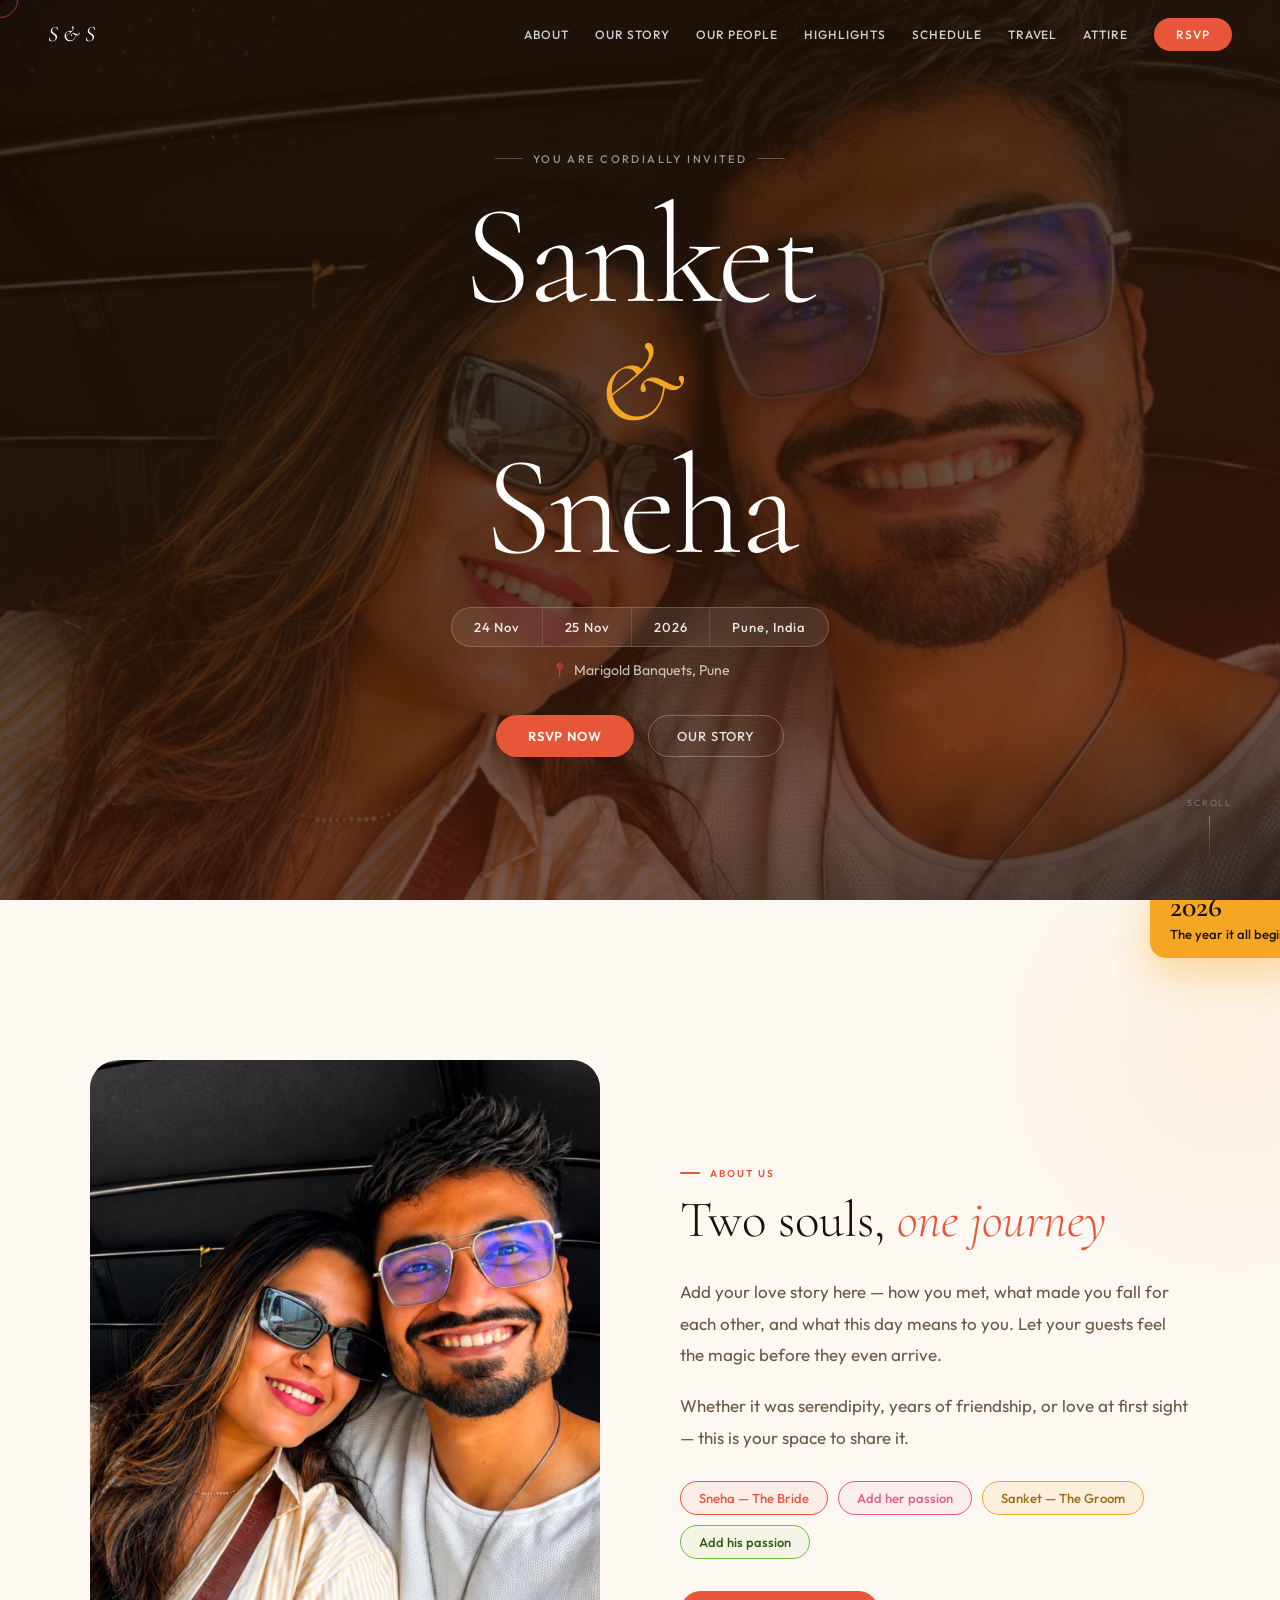
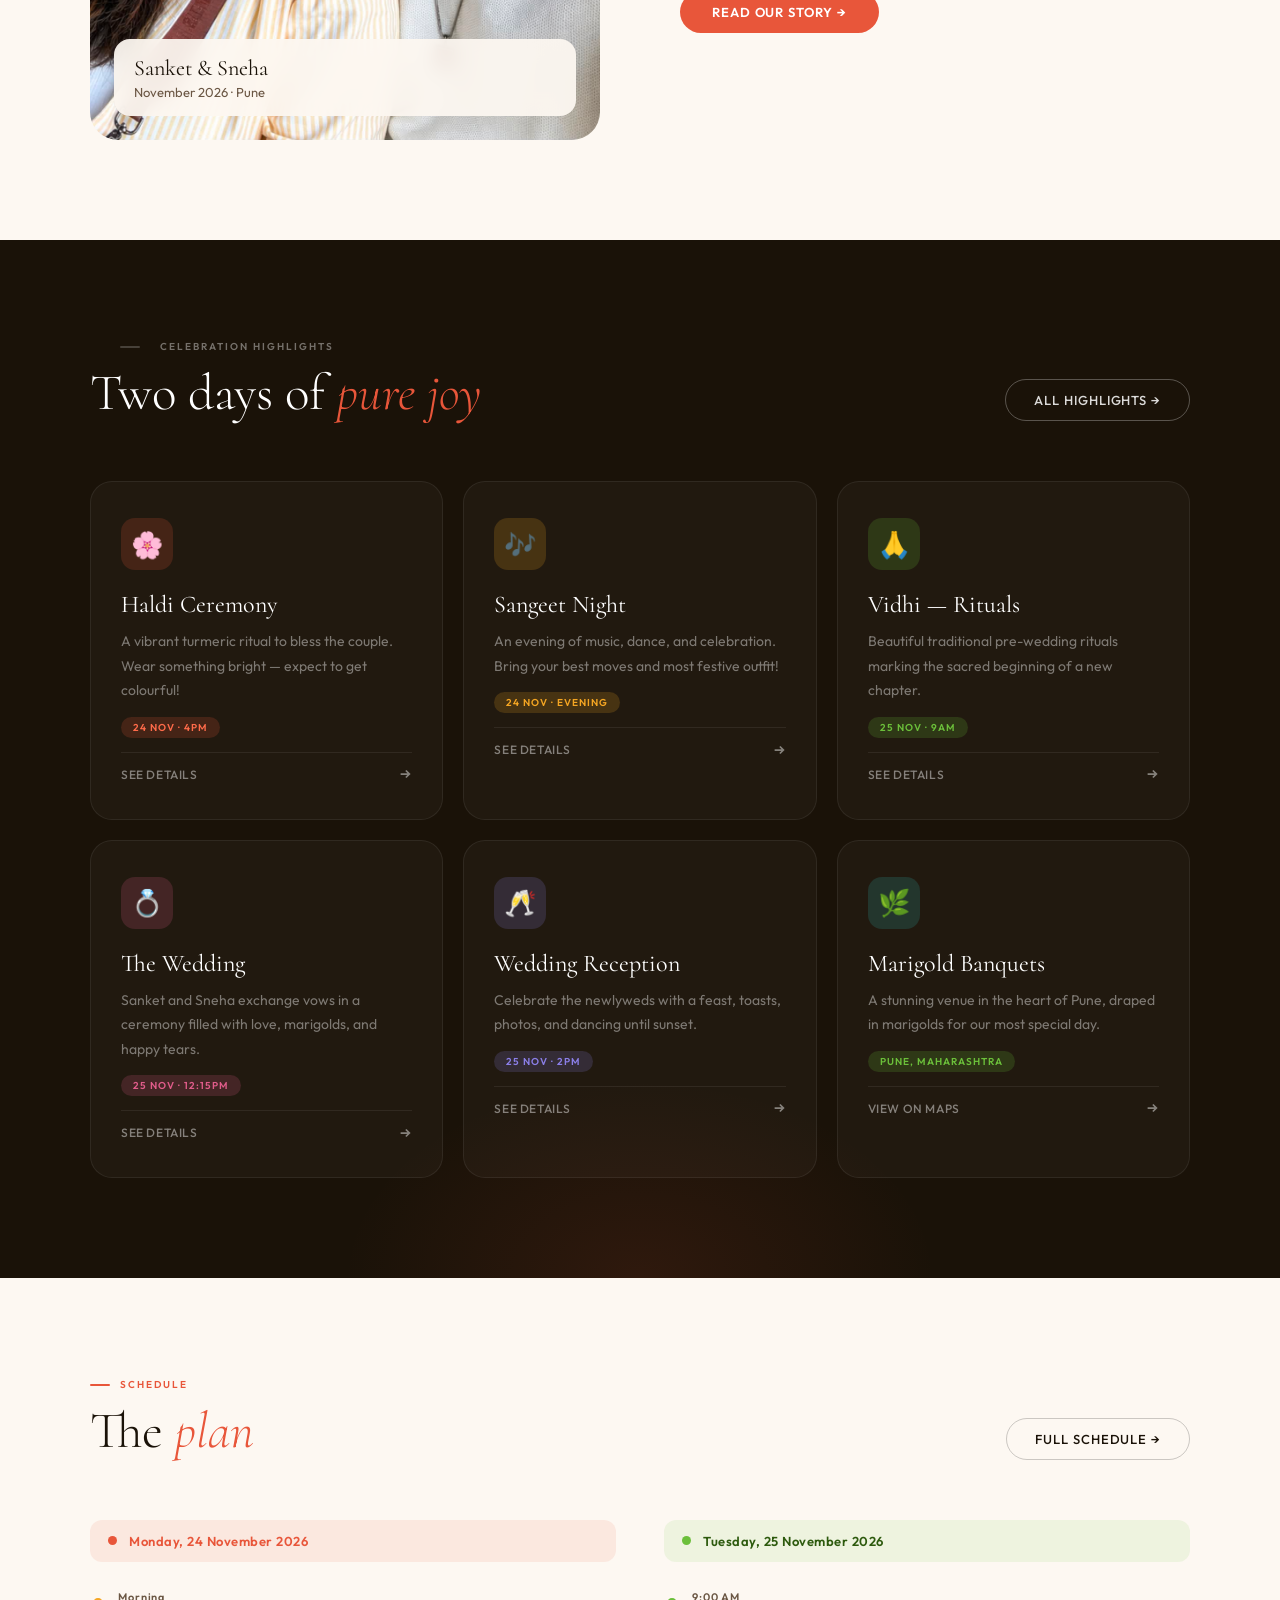
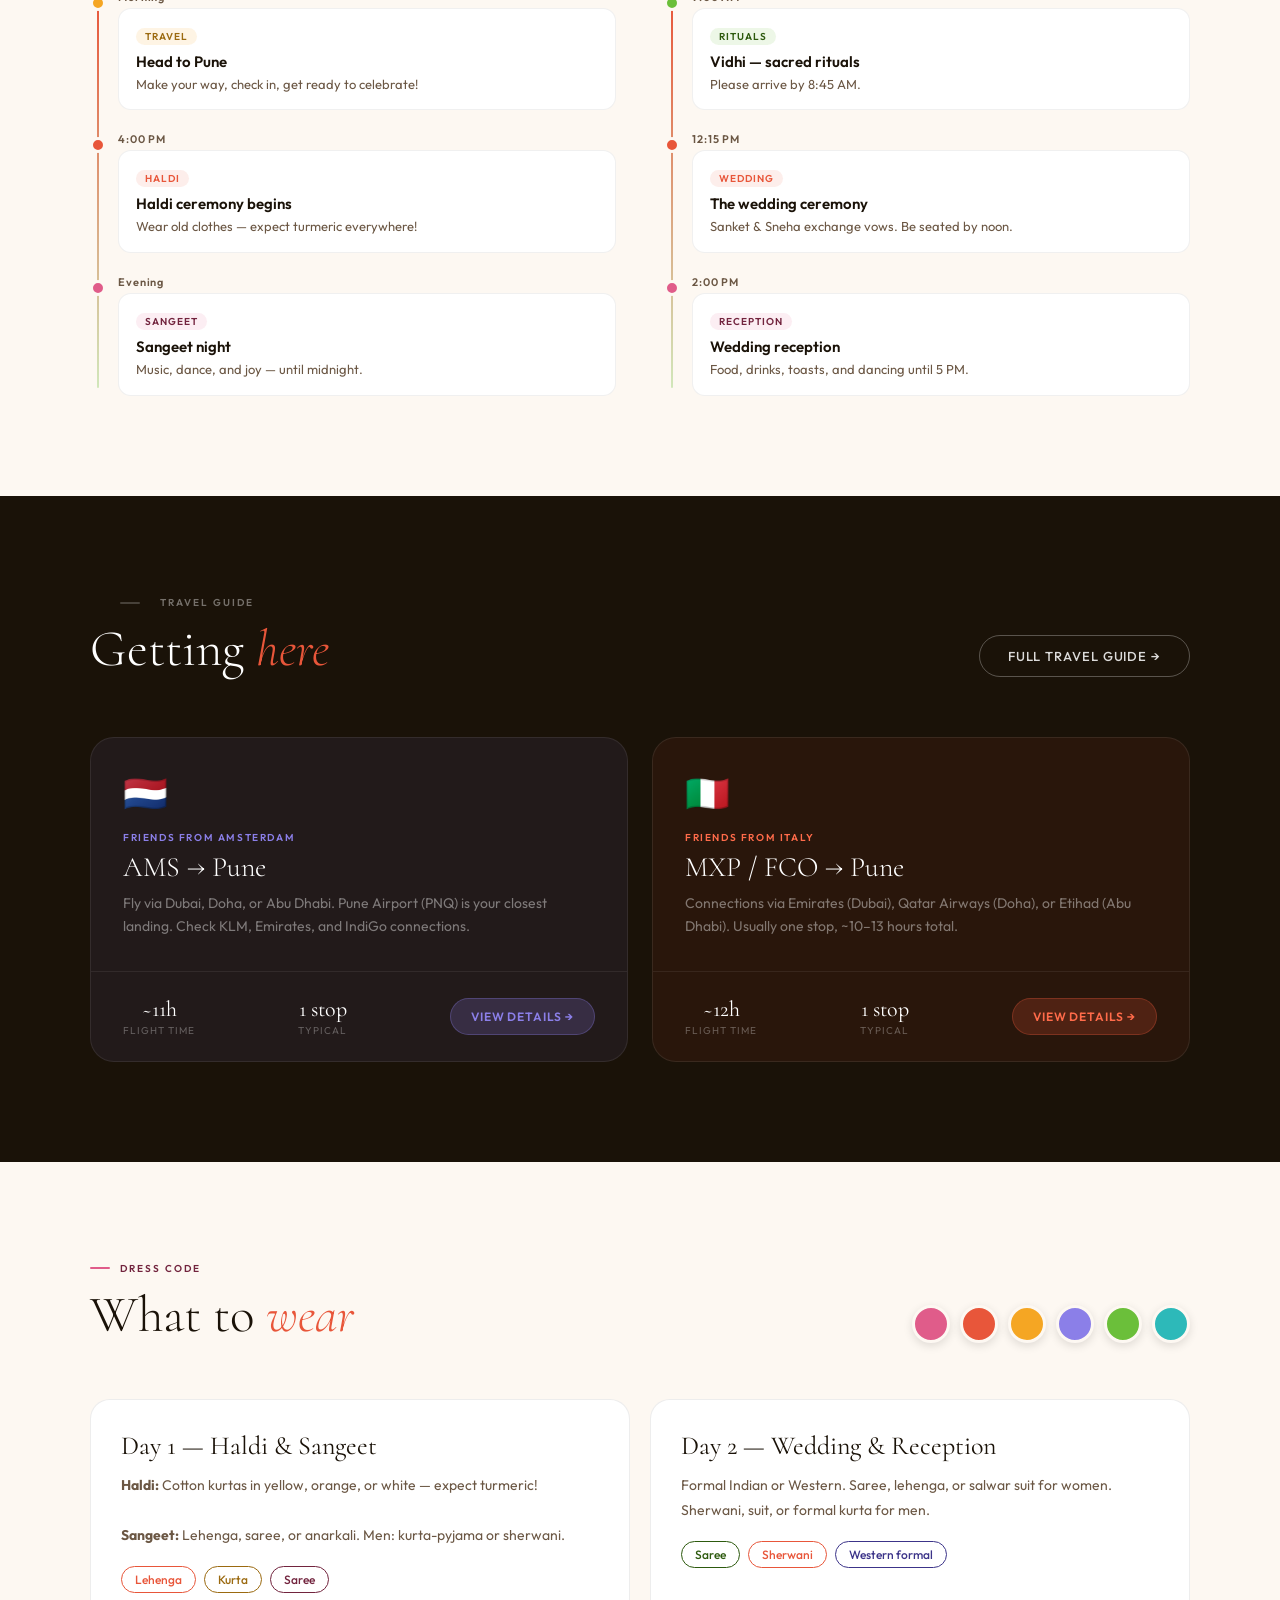
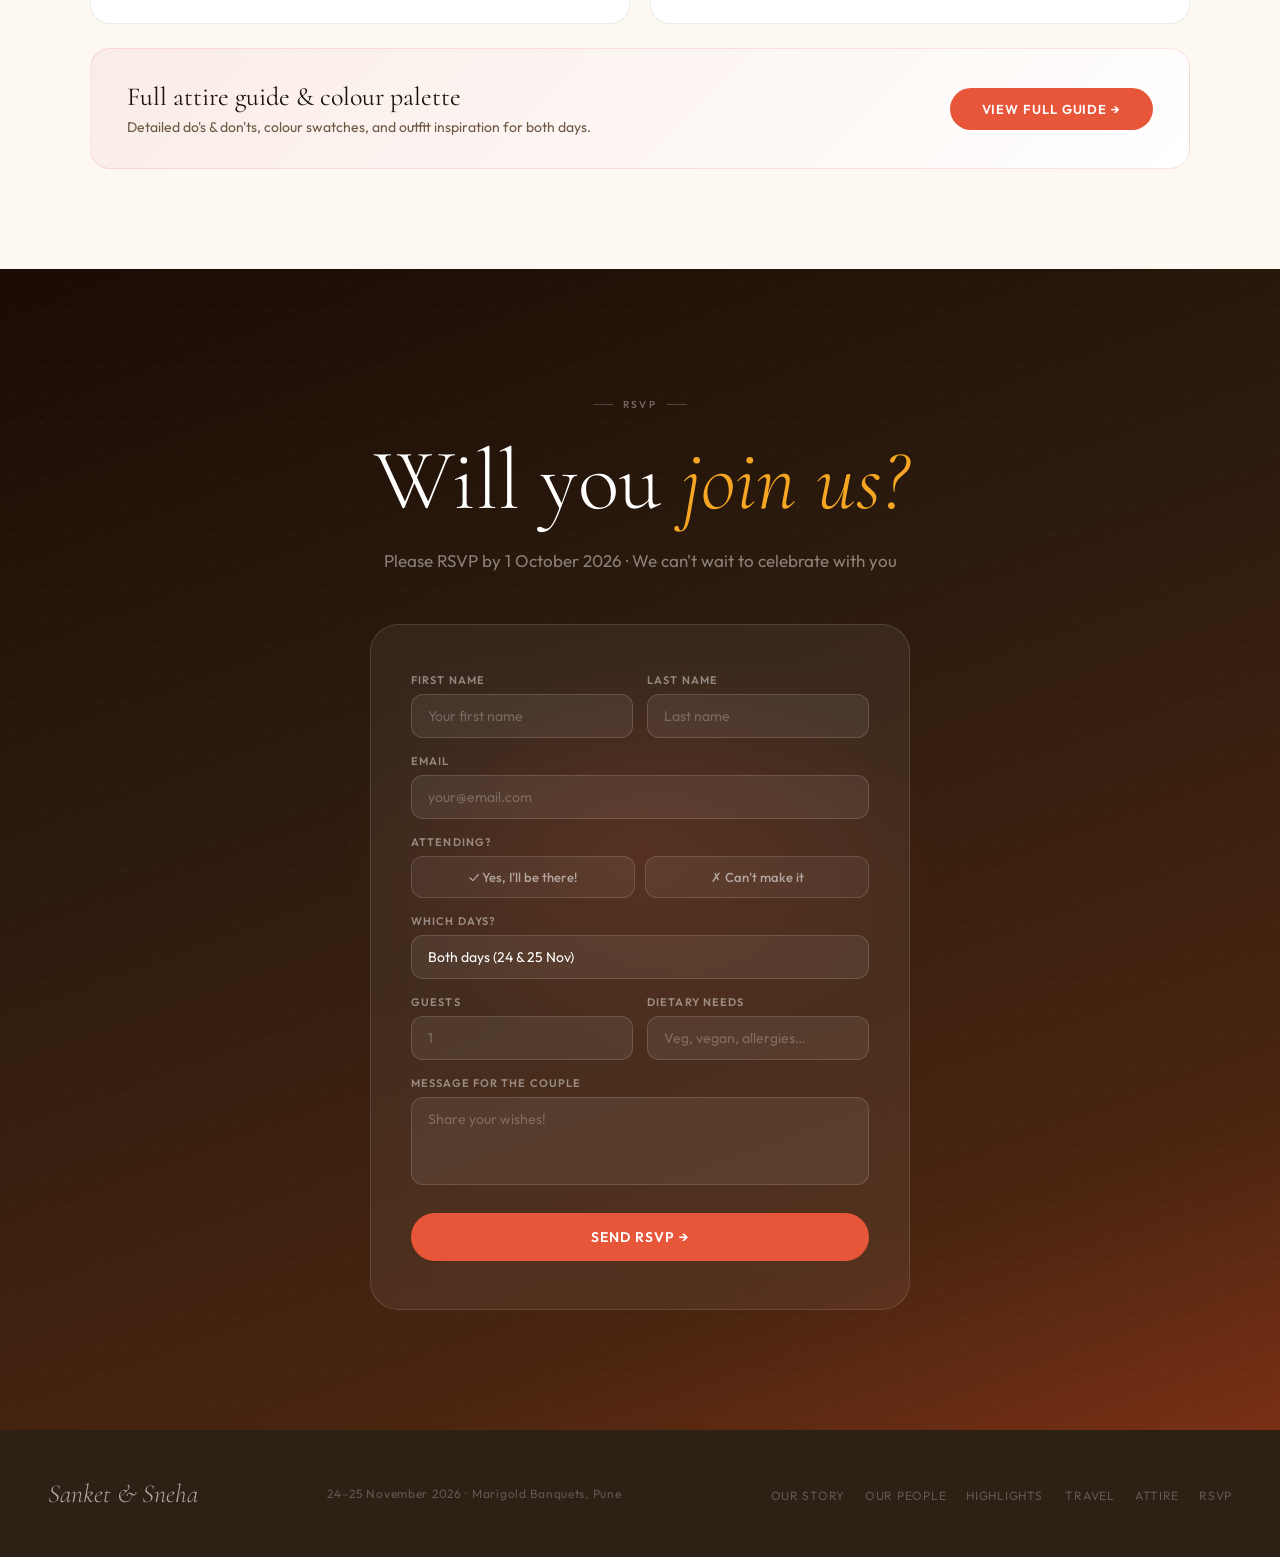
<file: index.html>
<!DOCTYPE html>
<html lang="en">
<head>
<meta charset="UTF-8"><meta name="viewport" content="width=device-width,initial-scale=1">
<title>Sanket & Sneha — 24·25 November 2026</title>
<meta property="og:title" content="Sanket & Sneha — Getting Married!">
<meta property="og:description" content="Join us on 24–25 November 2026 at Marigold Banquets, Pune.">
<meta property="og:image" content="photo-together.jpg">
<link rel="preconnect" href="https://fonts.googleapis.com"><link rel="preconnect" href="https://fonts.gstatic.com" crossorigin>
<link rel="stylesheet" href="shared.css">
<style>
/* HERO */
#hero{min-height:100vh;display:flex;flex-direction:column;align-items:center;justify-content:center;text-align:center;position:relative;overflow:hidden;}
.hero-canvas{position:absolute;inset:0;z-index:0;}
.hero-photo{position:absolute;inset:0;z-index:0;background:linear-gradient(rgba(0,0,0,0.3), rgba(0,0,0,0.3)), url('photo-auto.jpg') center 25% / cover no-repeat; background-color: #3a1a0a;}
.hero-overlay{position:absolute;inset:0;z-index:1;background:linear-gradient(160deg,rgba(26,12,4,.78) 0%,rgba(45,25,10,.72) 40%,rgba(80,30,10,.62) 80%,rgba(26,12,4,.75) 100%);}
.hero-content{position:relative;z-index:2;padding:0 24px;}
.hero-eyebrow{display:inline-flex;align-items:center;gap:10px;font-size:11px;font-weight:500;letter-spacing:.22em;text-transform:uppercase;color:rgba(255,255,255,.55);margin-bottom:24px;opacity:1;}
.hero-eyebrow::before,.hero-eyebrow::after{content:'';width:28px;height:1px;background:rgba(255,255,255,.25);}
.hero-name-wrap{overflow:hidden;margin-bottom:4px;}
.hero-name{font-family:'Cormorant',serif;font-size:clamp(72px,11vw,150px);font-weight:300;line-height:.95;color:#fff;letter-spacing:-.02em;display:block;opacity:1;transform:none;}
.amp{font-style:italic;color:var(--yellow);font-size:clamp(60px,9vw,130px);opacity:1;transform:none;}
.hero-meta{margin-top:32px;opacity:1;}
.hero-date-badge{display:inline-flex;align-items:center;border:1px solid rgba(255,255,255,.2);border-radius:60px;overflow:hidden;backdrop-filter:blur(10px);background:rgba(255,255,255,.08);}
.hdb{padding:11px 22px;font-size:13px;font-weight:500;letter-spacing:.06em;color:rgba(255,255,255,.88);border-right:1px solid rgba(255,255,255,.12);}
.hdb:last-child{border-right:none;}\n.hdb.accent{background:var(--coral);}
.hero-loc{margin-top:14px;font-size:14px;color:rgba(255,255,255,.45);display:flex;align-items:center;justify-content:center;gap:6px;}
.hero-loc a{color:rgba(255,255,255,.72);text-decoration:none;transition:color .2s;}.hero-loc a:hover{color:var(--yellow);}
.hero-ctas{display:flex;align-items:center;justify-content:center;gap:14px;margin-top:36px;opacity:1;flex-wrap:wrap;}
.hero-countdown{position:absolute;bottom:36px;left:50%;transform:translateX(-50%);display:flex;z-index:2;opacity:1;}
.hc-block{padding:10px 18px;text-align:center;border-right:1px solid rgba(255,255,255,.12);}
.hc-block:last-child{border-right:none;}
.hc-num{font-family:'Cormorant',serif;font-size:32px;font-weight:300;color:#fff;line-height:1;}
.hc-label{font-size:9px;letter-spacing:.16em;text-transform:uppercase;color:rgba(255,255,255,.35);margin-top:3px;}
.scroll-ind{position:absolute;bottom:36px;right:48px;z-index:2;display:flex;flex-direction:column;align-items:center;gap:8px;opacity:1;}
.scroll-ind span{font-size:9px;letter-spacing:.2em;text-transform:uppercase;color:rgba(255,255,255,.3);}
.scroll-line{width:1px;height:48px;background:linear-gradient(to bottom,rgba(255,255,255,.3),transparent);animation:scrollDown 2s ease-in-out infinite;}
@keyframes scrollDown{0%{transform:scaleY(0);transform-origin:top;}50%{transform:scaleY(1);transform-origin:top;}51%{transform:scaleY(1);transform-origin:bottom;}100%{transform:scaleY(0);transform-origin:bottom;}}
/* ABOUT */
#about{padding:100px 48px;background:var(--cream);overflow:hidden;position:relative;}
#about::before{content:'';position:absolute;right:-200px;top:-100px;width:500px;height:500px;border-radius:50%;background:radial-gradient(circle,rgba(245,166,35,.07),transparent 70%);pointer-events:none;}
.about-inner{max-width:1100px;margin:0 auto;}
.about-grid{display:grid;grid-template-columns:1fr 1fr;gap:80px;align-items:center;margin-top:60px;}
.about-frame{aspect-ratio:3/4;border-radius:28px;overflow:hidden;position:relative;transition:transform .4s cubic-bezier(.16,1,.3,1);}
.about-frame img{width:100%;height:100%;object-fit:cover;object-position:center top;display:block;}
.about-frame:hover{transform:perspective(700px) rotateY(4deg) rotateX(-2deg) scale(1.02);}
.about-label{position:absolute;bottom:24px;left:24px;right:24px;padding:16px 20px;border-radius:16px;background:rgba(253,248,242,.93);backdrop-filter:blur(10px);}
.about-label h3{font-family:'Cormorant',serif;font-size:22px;font-weight:400;}
.about-label p{font-size:13px;color:var(--mid);margin-top:3px;}
.about-float{position:absolute;top:-24px;right:-32px;padding:16px 20px;border-radius:16px;background:var(--yellow);color:var(--dark);font-size:13px;font-weight:500;box-shadow:0 16px 40px rgba(245,166,35,.4);max-width:180px;animation:floatBob 3s ease-in-out infinite;}
.about-float .big{font-family:'Cormorant',serif;font-size:30px;font-weight:600;display:block;line-height:1;margin-bottom:4px;}
.about-text .section-title{margin-bottom:28px;}
.about-text p{font-size:17px;line-height:1.85;color:var(--mid);margin-bottom:20px;}
.chips{display:flex;gap:10px;flex-wrap:wrap;margin-top:28px;}
.chip{padding:8px 18px;border-radius:40px;font-size:13px;font-weight:500;border:1.5px solid;transition:all .2s;cursor:none;}
.chip:hover{transform:translateY(-2px);box-shadow:0 6px 16px rgba(0,0,0,.1);}
.chip.coral{border-color:var(--coral);color:var(--coral);background:rgba(232,86,58,.06);}
.chip.pink{border-color:var(--pink);color:var(--pink);background:rgba(224,92,138,.06);}
.chip.yellow{border-color:var(--yellow);color:var(--yellow-d);background:rgba(245,166,35,.1);}
.chip.lime{border-color:var(--lime);color:var(--lime-d);background:rgba(107,191,58,.06);}
.about-cta{margin-top:32px;display:flex;gap:12px;flex-wrap:wrap;}

/* FEATURES */
#features{background:var(--dark);padding:100px 48px;overflow:hidden;position:relative;}
#features::after{content:'';position:absolute;bottom:-200px;left:50%;transform:translateX(-50%);width:600px;height:400px;background:radial-gradient(ellipse,rgba(232,86,58,.1),transparent 70%);pointer-events:none;}
.features-inner{max-width:1100px;margin:0 auto;}
.features-header{display:flex;justify-content:space-between;align-items:flex-end;margin-bottom:60px;flex-wrap:wrap;gap:24px;}
.features-grid{display:grid;grid-template-columns:repeat(3,1fr);gap:20px;}
.feature-card{padding:36px 30px;border-radius:22px;border:1px solid rgba(255,255,255,.07);background:rgba(255,255,255,.03);transition:all .35s cubic-bezier(.16,1,.3,1);cursor:none;position:relative;overflow:hidden;}
.feature-card::before{content:'';position:absolute;inset:0;background:radial-gradient(circle at var(--mx,50%) var(--my,50%),rgba(255,255,255,.06),transparent 60%);opacity:0;transition:opacity .3s;}
.feature-card:hover::before{opacity:1;}
.feature-card:hover{transform:translateY(-8px) scale(1.02);border-color:rgba(255,255,255,.16);background:rgba(255,255,255,.06);}
.feature-icon{width:52px;height:52px;border-radius:14px;display:flex;align-items:center;justify-content:center;font-size:26px;margin-bottom:20px;transition:transform .3s;}
.feature-card:hover .feature-icon{transform:scale(1.15) rotate(-5deg);}
.fi-coral{background:rgba(232,86,58,.18);}.fi-yellow{background:rgba(245,166,35,.18);}
.fi-lime{background:rgba(107,191,58,.18);}.fi-pink{background:rgba(224,92,138,.18);}
.fi-purple{background:rgba(139,127,232,.18);}.fi-teal{background:rgba(45,185,185,.18);}
.feature-card h3{font-family:'Cormorant',serif;font-size:24px;font-weight:400;color:#fff;margin-bottom:10px;}
.feature-card p{font-size:14px;line-height:1.75;color:rgba(255,255,255,.42);}
.fc-tag{display:inline-block;margin-top:14px;font-size:10px;font-weight:600;letter-spacing:.1em;text-transform:uppercase;padding:4px 12px;border-radius:20px;}
.ft-coral{background:rgba(232,86,58,.18);color:var(--coral2);}.ft-yellow{background:rgba(245,166,35,.18);color:var(--yellow);}
.ft-lime{background:rgba(107,191,58,.18);color:var(--lime);}.ft-pink{background:rgba(224,92,138,.18);color:var(--pink);}
.ft-purple{background:rgba(139,127,232,.18);color:var(--purple);}
.feature-cta{display:inline-flex;align-items:center;gap:5px;margin-top:14px;font-size:12px;font-weight:500;color:rgba(255,255,255,.45);text-decoration:none;letter-spacing:.05em;text-transform:uppercase;transition:color .2s;border-top:1px solid rgba(255,255,255,.07);padding-top:14px;width:100%;}
.feature-cta:hover{color:#fff;}
.feature-cta svg{width:14px;height:14px;flex-shrink:0;transition:transform .2s;}
.feature-cta:hover svg{transform:translateX(4px);}
.feature-cta span{flex:1;}

/* SCHEDULE */
#schedule{padding:100px 48px;background:var(--cream);}
.schedule-inner{max-width:1100px;margin:0 auto;}
.schedule-header{display:flex;justify-content:space-between;align-items:flex-end;margin-bottom:60px;flex-wrap:wrap;gap:24px;}
.schedule-days{display:grid;grid-template-columns:1fr 1fr;gap:48px;}
.day-head{display:flex;align-items:center;gap:12px;padding:13px 18px;border-radius:12px;margin-bottom:28px;font-size:13px;font-weight:600;letter-spacing:.04em;}
.dh1{background:rgba(232,86,58,.1);color:var(--coral);}.dh2{background:rgba(107,191,58,.1);color:var(--lime-d);}
.day-head .dot{width:9px;height:9px;border-radius:50%;flex-shrink:0;}
.dh1 .dot{background:var(--coral);}.dh2 .dot{background:var(--lime);}
.tl{position:relative;padding-left:28px;}
.tl::before{content:'';position:absolute;left:7px;top:8px;bottom:8px;width:2px;border-radius:2px;background:linear-gradient(to bottom,var(--coral),rgba(107,191,58,.3));}
.tl-item{position:relative;padding-bottom:22px;}
.tl-item:last-child{padding-bottom:0;}
.tl-dot{position:absolute;left:-28px;top:5px;width:16px;height:16px;border-radius:50%;border:3px solid var(--cream);transition:transform .3s,box-shadow .3s;}
.tl-item:hover .tl-dot{transform:scale(1.4);box-shadow:0 0 0 4px rgba(232,86,58,.18);}
.dc{background:var(--coral);}.dy{background:var(--yellow);}.dp{background:var(--pink);}.dl{background:var(--lime);}
.tl-time{font-size:11px;font-weight:600;letter-spacing:.08em;color:var(--mid);margin-bottom:4px;}
.tl-card{padding:15px 17px;border-radius:13px;border:1.5px solid rgba(0,0,0,.06);background:#fff;transition:all .3s cubic-bezier(.16,1,.3,1);}
.tl-item:hover .tl-card{transform:translateX(5px);border-color:var(--coral);box-shadow:0 8px 24px rgba(0,0,0,.08);}
.tl-card h4{font-size:15px;font-weight:600;margin-bottom:3px;}
.tl-card p{font-size:13px;color:var(--mid);line-height:1.6;}
.tl-badge{display:inline-block;margin-bottom:7px;font-size:10px;font-weight:600;letter-spacing:.1em;text-transform:uppercase;padding:2px 9px;border-radius:10px;}
.tb-c{background:rgba(232,86,58,.1);color:var(--coral);}.tb-y{background:rgba(245,166,35,.12);color:var(--yellow-d);}
.tb-p{background:rgba(224,92,138,.1);color:var(--pink-d);}.tb-l{background:rgba(107,191,58,.12);color:var(--lime-d);}

/* TRAVEL */
#travel{background:var(--dark);padding:100px 48px;}
.travel-inner{max-width:1100px;margin:0 auto;}
.travel-header{display:flex;justify-content:space-between;align-items:flex-end;margin-bottom:60px;flex-wrap:wrap;gap:24px;}
.travel-cols{display:grid;grid-template-columns:1fr 1fr;gap:24px;}
.travel-col-card{border-radius:24px;overflow:hidden;border:1px solid rgba(255,255,255,.08);transition:all .3s cubic-bezier(.16,1,.3,1);}
.travel-col-card:hover{border-color:rgba(255,255,255,.18);transform:translateY(-4px);}
.tc-top{padding:32px;border-bottom:1px solid rgba(255,255,255,.07);}
.tc-flag{font-size:36px;margin-bottom:16px;}
.tc-origin{font-size:10px;font-weight:600;letter-spacing:.16em;text-transform:uppercase;margin-bottom:6px;}
.tc-origin.ams{color:var(--purple);}
.tc-origin.italy{color:var(--coral2);}
.tc-title{font-family:'Cormorant',serif;font-size:28px;font-weight:300;color:#fff;}
.tc-desc{font-size:14px;color:rgba(255,255,255,.42);margin-top:8px;line-height:1.65;}
.tc-bottom{padding:24px 32px;display:flex;align-items:center;justify-content:space-between;gap:12px;flex-wrap:wrap;}
.tc-stat{text-align:center;}
.tc-stat .val{font-family:'Cormorant',serif;font-size:22px;font-weight:400;color:#fff;}
.tc-stat .lbl{font-size:10px;letter-spacing:.1em;text-transform:uppercase;color:rgba(255,255,255,.3);margin-top:2px;}
.tc-link{display:inline-flex;align-items:center;gap:6px;padding:10px 20px;border-radius:30px;font-size:12px;font-weight:600;letter-spacing:.07em;text-transform:uppercase;text-decoration:none;transition:all .2s;}
.tc-link.ams{background:rgba(139,127,232,.2);color:var(--purple);border:1px solid rgba(139,127,232,.3);}
.tc-link.ams:hover{background:rgba(139,127,232,.35);}
.tc-link.italy{background:rgba(232,86,58,.2);color:var(--coral2);border:1px solid rgba(232,86,58,.3);}
.tc-link.italy:hover{background:rgba(232,86,58,.35);}

/* ATTIRE */
#attire{background:var(--cream);padding:100px 48px;}
.attire-inner{max-width:1100px;margin:0 auto;}
.attire-header{display:flex;justify-content:space-between;align-items:flex-end;margin-bottom:56px;flex-wrap:wrap;gap:24px;}
.palette-row{display:flex;gap:10px;flex-wrap:wrap;}
.sw{width:38px;height:38px;border-radius:50%;border:3px solid var(--cream);box-shadow:0 3px 10px rgba(0,0,0,.12);transition:transform .2s;}
.sw:hover{transform:scale(1.2);}
.attire-grid{display:grid;grid-template-columns:1fr 1fr;gap:20px;margin-bottom:24px;}
.acard{padding:30px;border-radius:20px;border:1.5px solid rgba(0,0,0,.07);background:#fff;transition:all .3s cubic-bezier(.16,1,.3,1);}
.acard:hover{transform:translateY(-4px);box-shadow:0 16px 40px rgba(0,0,0,.08);border-color:transparent;}
.acard h3{font-family:'Cormorant',serif;font-size:26px;font-weight:400;margin-bottom:12px;}
.acard p{font-size:14px;color:var(--mid);line-height:1.8;margin-bottom:18px;}
.achips{display:flex;gap:8px;flex-wrap:wrap;}
.achip{font-size:12px;font-weight:500;padding:5px 13px;border-radius:20px;border:1.5px solid;transition:all .2s;}
.achip:hover{transform:translateY(-2px);}
.attire-cta-banner{margin-top:24px;padding:32px 36px;border-radius:20px;background:linear-gradient(135deg,var(--coral-l),#fff);border:1.5px solid rgba(232,86,58,.15);display:flex;align-items:center;justify-content:space-between;gap:24px;flex-wrap:wrap;}
.acb-text h3{font-family:'Cormorant',serif;font-size:26px;font-weight:400;margin-bottom:6px;}
.acb-text p{font-size:14px;color:var(--mid);}

/* RSVP */
#rsvp{background:linear-gradient(160deg,#1a0c04 0%,#2D1B0E 40%,#4A2510 80%,#7A3015 100%);padding:120px 48px;text-align:center;position:relative;overflow:hidden;}
#rsvp::before{content:'';position:absolute;inset:0;background-image:radial-gradient(rgba(255,255,255,.04) 1px,transparent 1px);background-size:28px 28px;pointer-events:none;}
.rsvp-glow{position:absolute;top:50%;left:50%;transform:translate(-50%,-50%);width:600px;height:400px;background:radial-gradient(ellipse,rgba(232,86,58,.14),transparent 70%);pointer-events:none;}
.rsvp-inner{position:relative;z-index:1;}
.rsvp-eyebrow{display:inline-flex;align-items:center;gap:10px;font-size:10px;font-weight:600;letter-spacing:.22em;text-transform:uppercase;color:rgba(255,255,255,.35);margin-bottom:18px;}
.rsvp-eyebrow::before,.rsvp-eyebrow::after{content:'';width:20px;height:1px;background:rgba(255,255,255,.2);}
.rsvp-title{font-family:'Cormorant',serif;font-size:clamp(44px,7vw,86px);font-weight:300;color:#fff;margin-bottom:14px;}
.rsvp-title em{font-style:italic;color:var(--yellow);}
.rsvp-sub{font-size:17px;color:rgba(255,255,255,.45);margin-bottom:48px;line-height:1.7;}
.rsvp-box{max-width:540px;margin:0 auto;background:rgba(255,255,255,.06);backdrop-filter:blur(16px);border:1px solid rgba(255,255,255,.12);border-radius:28px;padding:48px 40px;}
.form-row{display:grid;grid-template-columns:1fr 1fr;gap:14px;}
.fld{margin-bottom:16px;text-align:left;}
.fld label{display:block;font-size:11px;font-weight:600;letter-spacing:.1em;text-transform:uppercase;color:rgba(255,255,255,.45);margin-bottom:7px;}
.fld input,.fld select,.fld textarea{width:100%;padding:12px 16px;border:1px solid rgba(255,255,255,.14);border-radius:12px;font-size:14px;font-family:'Outfit',sans-serif;background:rgba(255,255,255,.07);color:#fff;outline:none;transition:border-color .2s,background .2s;appearance:none;}
.fld input::placeholder,.fld textarea::placeholder{color:rgba(255,255,255,.25);}
.fld input:focus,.fld select:focus,.fld textarea:focus{border-color:rgba(245,166,35,.6);background:rgba(255,255,255,.1);}
.fld select option{background:#3A1A0A;color:#fff;}
.fld textarea{height:88px;resize:none;}
.attend-row{display:grid;grid-template-columns:1fr 1fr;gap:10px;margin-top:7px;}
.att-btn{padding:12px;border-radius:12px;font-size:13px;font-weight:500;cursor:none;font-family:'Outfit',sans-serif;border:1px solid rgba(255,255,255,.14);background:rgba(255,255,255,.05);color:rgba(255,255,255,.55);transition:all .2s;}
.att-btn:hover{background:rgba(255,255,255,.1);color:#fff;}
.att-btn.yes{background:rgba(107,191,58,.2);border-color:rgba(107,191,58,.45);color:#8FD455;}
.att-btn.no{background:rgba(224,92,138,.15);border-color:rgba(224,92,138,.35);color:var(--pink);}
.rsvp-submit{width:100%;padding:15px;border-radius:40px;background:var(--coral);color:#fff;font-size:14px;font-weight:600;letter-spacing:.07em;text-transform:uppercase;border:none;cursor:none;font-family:'Outfit',sans-serif;margin-top:8px;transition:all .25s;position:relative;overflow:hidden;}
.rsvp-submit::after{content:'';position:absolute;inset:0;background:linear-gradient(to right,transparent,rgba(255,255,255,.2),transparent);transform:translateX(-100%);transition:transform .5s;}
.rsvp-submit:hover{background:var(--coral2);transform:translateY(-2px);box-shadow:0 12px 32px rgba(232,86,58,.5);}
.rsvp-submit:hover::after{transform:translateX(100%);}
.rsvp-success{display:none;text-align:center;padding:20px 0;}
.rsvp-success .big{font-family:'Cormorant',serif;font-size:42px;font-style:italic;color:#fff;margin-bottom:12px;}
.rsvp-success p{font-size:15px;color:rgba(255,255,255,.55);}

@media(max-width:900px){
  #about,#features,#schedule,#travel,#attire,#rsvp{padding:72px 20px;}
  .about-grid,.schedule-days,.travel-cols,.attire-grid,.features-grid{grid-template-columns:1fr;}
  .about-float{display:none;}
  .features-header,.schedule-header,.travel-header,.attire-header{flex-direction:column;align-items:flex-start;}
  .form-row,.attend-row{grid-template-columns:1fr;}
  .rsvp-box{padding:28px 20px;}
  .attire-cta-banner{flex-direction:column;}
  .scroll-ind{display:none;}
}
</style>
</head>
<body>
<div id="cursor"></div><div id="cursor-ring"></div>

<nav class="main-nav" id="main-nav">
  <a href="index.html" class="nav-logo">S & S</a>
  <div class="nav-links">
    <a href="#about">About</a>
    <a href="story.html">Our Story</a>
    <a href="people.html">Our People</a>
    <a href="#features">Highlights</a>
    <a href="#schedule">Schedule</a>
    <a href="#travel">Travel</a>
    <a href="#attire">Attire</a>
    <a href="#rsvp" class="nav-rsvp">RSVP</a>
  </div>
  <div class="hamburger" id="ham" onclick="toggleMenu()"><span></span><span></span><span></span></div>
</nav>
<div class="mobile-menu" id="mmenu">
  <a href="#about" onclick="closeMenu()">About</a>
  <a href="story.html" onclick="closeMenu()">Our Story</a>
  <a href="people.html" onclick="closeMenu()">Our People</a>
  <a href="#features" onclick="closeMenu()">Highlights</a>
  <a href="#schedule" onclick="closeMenu()">Schedule</a>
  <a href="#travel" onclick="closeMenu()">Travel</a>
  <a href="#attire" onclick="closeMenu()">Attire</a>
  <a href="#rsvp" onclick="closeMenu()" style="color:var(--coral)">RSVP →</a>
</div>

<!-- HERO -->
<section id="hero">
  <div class="hero-photo"></div>
  <div class="hero-overlay"></div>
  <canvas class="hero-canvas" id="heroCanvas"></canvas>
  <div class="hero-content">
    <div class="hero-eyebrow">You are cordially invited</div>
    <div class="hero-name-wrap"><span class="hero-name n1">Sanket</span></div>
    <div class="hero-name-wrap"><span class="hero-name amp">&</span></div>
    <div class="hero-name-wrap"><span class="hero-name n2">Sneha</span></div>
    <div class="hero-meta">
      <div class="hero-date-badge">
        <div class="hdb">24 Nov</div><div class="hdb accent">25 Nov</div>
        <div class="hdb">2026</div><div class="hdb">Pune, India</div>
      </div>
      <div class="hero-loc">📍 <a href="https://maps.app.goo.gl/HEEg9PPyY22yJDSi9" target="_blank">Marigold Banquets, Pune</a></div>
    </div>
    <div class="hero-ctas">
      <a href="#rsvp" class="btn-primary">RSVP Now</a>
      <a href="story.html" class="btn-outline-white">Our Story</a>
    </div>
  </div>
  <div class="hero-countdown" id="hcdown">
    <div class="hc-block"><div class="hc-num" id="hc-d">—</div><div class="hc-label">Days</div></div>
    <div class="hc-block"><div class="hc-num" id="hc-h">—</div><div class="hc-label">Hours</div></div>
    <div class="hc-block"><div class="hc-num" id="hc-m">—</div><div class="hc-label">Mins</div></div>
    <div class="hc-block"><div class="hc-num" id="hc-s">—</div><div class="hc-label">Secs</div></div>
  </div>
  <div class="scroll-ind"><span>Scroll</span><div class="scroll-line"></div></div>
</section>

<!-- ABOUT -->
<section id="about">
  <div class="about-inner">
    <div class="about-grid">
      <div class="reveal-left">
        <div class="about-frame">
          <img src="photo-auto.jpg" alt="Sanket and Sneha" style="object-position:center 25%">
          <div class="about-label"><h3>Sanket & Sneha</h3><p>November 2026 · Pune</p></div>
        </div>
        <div class="about-float"><span class="big">2026</span>The year it all begins</div>
      </div>
      <div class="about-text reveal-right">
        <div class="section-label sl-coral">About us</div>
        <h2 class="section-title">Two souls, <em>one journey</em></h2>
        <p>Add your love story here — how you met, what made you fall for each other, and what this day means to you. Let your guests feel the magic before they even arrive.</p>
        <p>Whether it was serendipity, years of friendship, or love at first sight — this is your space to share it.</p>
        <div class="chips">
          <span class="chip coral">Sneha — The Bride</span>
          <span class="chip pink">Add her passion</span>
          <span class="chip yellow">Sanket — The Groom</span>
          <span class="chip lime">Add his passion</span>
        </div>
        <div class="about-cta">
          <a href="story.html" class="btn-primary">Read our story →</a>
        </div>
      </div>
    </div>
  </div>
</section>

<!-- FEATURES / HIGHLIGHTS -->
<section id="features">
  <div class="features-inner">
    <div class="features-header">
      <div class="reveal">
        <div class="section-label" style="color:rgba(255,255,255,.4)"><span style="width:20px;height:2px;background:rgba(255,255,255,.2);display:inline-block;border-radius:2px;margin-right:10px"></span>Celebration highlights</div>
        <h2 class="section-title" style="color:#fff">Two days of <em>pure joy</em></h2>
      </div>
      <a href="highlights.html" class="btn-outline-white reveal">All highlights →</a>
    </div>
    <div class="features-grid">
      <div class="feature-card reveal d1">
        <div class="feature-icon fi-coral">🌸</div>
        <h3>Haldi Ceremony</h3>
        <p>A vibrant turmeric ritual to bless the couple. Wear something bright — expect to get colourful!</p>
        <span class="fc-tag ft-coral">24 Nov · 4pm</span>
        <a href="highlights.html#haldi" class="feature-cta"><span>See details</span><svg viewBox="0 0 16 16" fill="none" stroke="currentColor" stroke-width="2"><path d="M3 8h10M9 4l4 4-4 4"/></svg></a>
      </div>
      <div class="feature-card reveal d2">
        <div class="feature-icon fi-yellow">🎶</div>
        <h3>Sangeet Night</h3>
        <p>An evening of music, dance, and celebration. Bring your best moves and most festive outfit!</p>
        <span class="fc-tag ft-yellow">24 Nov · Evening</span>
        <a href="highlights.html#sangeet" class="feature-cta"><span>See details</span><svg viewBox="0 0 16 16" fill="none" stroke="currentColor" stroke-width="2"><path d="M3 8h10M9 4l4 4-4 4"/></svg></a>
      </div>
      <div class="feature-card reveal d3">
        <div class="feature-icon fi-lime">🙏</div>
        <h3>Vidhi — Rituals</h3>
        <p>Beautiful traditional pre-wedding rituals marking the sacred beginning of a new chapter.</p>
        <span class="fc-tag ft-lime">25 Nov · 9am</span>
        <a href="highlights.html#vidhi" class="feature-cta"><span>See details</span><svg viewBox="0 0 16 16" fill="none" stroke="currentColor" stroke-width="2"><path d="M3 8h10M9 4l4 4-4 4"/></svg></a>
      </div>
      <div class="feature-card reveal d4">
        <div class="feature-icon fi-pink">💍</div>
        <h3>The Wedding</h3>
        <p>Sanket and Sneha exchange vows in a ceremony filled with love, marigolds, and happy tears.</p>
        <span class="fc-tag ft-pink">25 Nov · 12:15pm</span>
        <a href="highlights.html#wedding" class="feature-cta"><span>See details</span><svg viewBox="0 0 16 16" fill="none" stroke="currentColor" stroke-width="2"><path d="M3 8h10M9 4l4 4-4 4"/></svg></a>
      </div>
      <div class="feature-card reveal d5">
        <div class="feature-icon fi-purple">🥂</div>
        <h3>Wedding Reception</h3>
        <p>Celebrate the newlyweds with a feast, toasts, photos, and dancing until sunset.</p>
        <span class="fc-tag ft-purple">25 Nov · 2pm</span>
        <a href="highlights.html#reception" class="feature-cta"><span>See details</span><svg viewBox="0 0 16 16" fill="none" stroke="currentColor" stroke-width="2"><path d="M3 8h10M9 4l4 4-4 4"/></svg></a>
      </div>
      <div class="feature-card reveal d6">
        <div class="feature-icon fi-teal">🌿</div>
        <h3>Marigold Banquets</h3>
        <p>A stunning venue in the heart of Pune, draped in marigolds for our most special day.</p>
        <span class="fc-tag ft-lime">Pune, Maharashtra</span>
        <a href="https://maps.app.goo.gl/HEEg9PPyY22yJDSi9" target="_blank" class="feature-cta"><span>View on maps</span><svg viewBox="0 0 16 16" fill="none" stroke="currentColor" stroke-width="2"><path d="M3 8h10M9 4l4 4-4 4"/></svg></a>
      </div>
    </div>
  </div>
</section>

<!-- SCHEDULE -->
<section id="schedule">
  <div class="schedule-inner">
    <div class="schedule-header">
      <div class="reveal">
        <div class="section-label sl-coral">Schedule</div>
        <h2 class="section-title">The <em>plan</em></h2>
      </div>
      <a href="highlights.html#schedule" class="btn-outline-dark reveal">Full schedule →</a>
    </div>
    <div class="schedule-days">
      <div class="reveal-left">
        <div class="day-head dh1"><div class="dot"></div>Monday, 24 November 2026</div>
        <div class="tl">
          <div class="tl-item"><div class="tl-dot dy"></div><div class="tl-time">Morning</div><div class="tl-card"><span class="tl-badge tb-y">Travel</span><h4>Head to Pune</h4><p>Make your way, check in, get ready to celebrate!</p></div></div>
          <div class="tl-item"><div class="tl-dot dc"></div><div class="tl-time">4:00 PM</div><div class="tl-card"><span class="tl-badge tb-c">Haldi</span><h4>Haldi ceremony begins</h4><p>Wear old clothes — expect turmeric everywhere!</p></div></div>
          <div class="tl-item"><div class="tl-dot dp"></div><div class="tl-time">Evening</div><div class="tl-card"><span class="tl-badge tb-p">Sangeet</span><h4>Sangeet night</h4><p>Music, dance, and joy — until midnight.</p></div></div>
        </div>
      </div>
      <div class="reveal-right">
        <div class="day-head dh2"><div class="dot"></div>Tuesday, 25 November 2026</div>
        <div class="tl">
          <div class="tl-item"><div class="tl-dot dl"></div><div class="tl-time">9:00 AM</div><div class="tl-card"><span class="tl-badge tb-l">Rituals</span><h4>Vidhi — sacred rituals</h4><p>Please arrive by 8:45 AM.</p></div></div>
          <div class="tl-item"><div class="tl-dot dc"></div><div class="tl-time">12:15 PM</div><div class="tl-card"><span class="tl-badge tb-c">Wedding</span><h4>The wedding ceremony</h4><p>Sanket & Sneha exchange vows. Be seated by noon.</p></div></div>
          <div class="tl-item"><div class="tl-dot dp"></div><div class="tl-time">2:00 PM</div><div class="tl-card"><span class="tl-badge tb-p">Reception</span><h4>Wedding reception</h4><p>Food, drinks, toasts, and dancing until 5 PM.</p></div></div>
        </div>
      </div>
    </div>
  </div>
</section>

<!-- TRAVEL -->
<section id="travel">
  <div class="travel-inner">
    <div class="travel-header">
      <div class="reveal">
        <div class="section-label" style="color:rgba(255,255,255,.4)"><span style="width:20px;height:2px;background:rgba(255,255,255,.2);display:inline-block;border-radius:2px;margin-right:10px"></span>Travel guide</div>
        <h2 class="section-title" style="color:#fff">Getting <em>here</em></h2>
      </div>
      <a href="travel.html" class="btn-outline-white reveal">Full travel guide →</a>
    </div>
    <div class="travel-cols">
      <div class="travel-col-card reveal-left" style="background:rgba(139,127,232,.08)">
        <div class="tc-top">
          <div class="tc-flag">🇳🇱</div>
          <div class="tc-origin ams">Friends from Amsterdam</div>
          <div class="tc-title">AMS → Pune</div>
          <div class="tc-desc">Fly via Dubai, Doha, or Abu Dhabi. Pune Airport (PNQ) is your closest landing. Check KLM, Emirates, and IndiGo connections.</div>
        </div>
        <div class="tc-bottom">
          <div class="tc-stat"><div class="val">~11h</div><div class="lbl">Flight time</div></div>
          <div class="tc-stat"><div class="val">1 stop</div><div class="lbl">Typical</div></div>
          <a href="travel.html#ams" class="tc-link ams">View details →</a>
        </div>
      </div>
      <div class="travel-col-card reveal-right" style="background:rgba(232,86,58,.07)">
        <div class="tc-top">
          <div class="tc-flag">🇮🇹</div>
          <div class="tc-origin italy">Friends from Italy</div>
          <div class="tc-title">MXP / FCO → Pune</div>
          <div class="tc-desc">Connections via Emirates (Dubai), Qatar Airways (Doha), or Etihad (Abu Dhabi). Usually one stop, ~10–13 hours total.</div>
        </div>
        <div class="tc-bottom">
          <div class="tc-stat"><div class="val">~12h</div><div class="lbl">Flight time</div></div>
          <div class="tc-stat"><div class="val">1 stop</div><div class="lbl">Typical</div></div>
          <a href="travel.html#italy" class="tc-link italy">View details →</a>
        </div>
      </div>
    </div>
  </div>
</section>

<!-- ATTIRE -->
<section id="attire">
  <div class="attire-inner">
    <div class="attire-header">
      <div class="reveal">
        <div class="section-label sl-pink">Dress code</div>
        <h2 class="section-title">What to <em>wear</em></h2>
      </div>
      <div class="palette-row reveal">
        <div class="sw" style="background:#E05C8A"></div><div class="sw" style="background:#E8563A"></div>
        <div class="sw" style="background:#F5A623"></div><div class="sw" style="background:#8B7FE8"></div>
        <div class="sw" style="background:#6BBF3A"></div><div class="sw" style="background:#2DB9B9"></div>
      </div>
    </div>
    <div class="attire-grid">
      <div class="acard reveal-left">
        <h3>Day 1 — Haldi & Sangeet</h3>
        <p><strong>Haldi:</strong> Cotton kurtas in yellow, orange, or white — expect turmeric!<br><br><strong>Sangeet:</strong> Lehenga, saree, or anarkali. Men: kurta-pyjama or sherwani.</p>
        <div class="achips">
          <span class="achip" style="border-color:var(--coral);color:var(--coral)">Lehenga</span>
          <span class="achip" style="border-color:var(--yellow-d);color:var(--yellow-d)">Kurta</span>
          <span class="achip" style="border-color:var(--pink-d);color:var(--pink-d)">Saree</span>
        </div>
      </div>
      <div class="acard reveal-right">
        <h3>Day 2 — Wedding & Reception</h3>
        <p>Formal Indian or Western. Saree, lehenga, or salwar suit for women. Sherwani, suit, or formal kurta for men.</p>
        <div class="achips">
          <span class="achip" style="border-color:var(--lime-d);color:var(--lime-d)">Saree</span>
          <span class="achip" style="border-color:var(--coral);color:var(--coral)">Sherwani</span>
          <span class="achip" style="border-color:var(--purple-d);color:var(--purple-d)">Western formal</span>
        </div>
      </div>
    </div>
    <div class="attire-cta-banner reveal">
      <div class="acb-text">
        <h3>Full attire guide & colour palette</h3>
        <p>Detailed do's & don'ts, colour swatches, and outfit inspiration for both days.</p>
      </div>
      <a href="attire.html" class="btn-primary">View full guide →</a>
    </div>
  </div>
</section>

<!-- RSVP -->
<section id="rsvp">
  <div class="rsvp-glow"></div>
  <div class="rsvp-inner">
    <div class="rsvp-eyebrow">RSVP</div>
    <h2 class="rsvp-title reveal">Will you <em>join us?</em></h2>
    <p class="rsvp-sub reveal">Please RSVP by 1 October 2026 · We can't wait to celebrate with you</p>
    <div class="rsvp-box reveal">
      <div id="rsvp-form">
        <div class="form-row"><div class="fld"><label>First name</label><input id="fn" type="text" placeholder="Your first name"></div><div class="fld"><label>Last name</label><input id="ln" type="text" placeholder="Last name"></div></div>
        <div class="fld"><label>Email</label><input id="em" type="email" placeholder="your@email.com"></div>
        <div class="fld"><label>Attending?</label><div class="attend-row"><button class="att-btn" id="yes-btn" onclick="setAtt('yes')">✓ Yes, I'll be there!</button><button class="att-btn" id="no-btn" onclick="setAtt('no')">✗ Can't make it</button></div></div>
        <div class="fld"><label>Which days?</label><select><option>Both days (24 & 25 Nov)</option><option>Day 1 only — Haldi & Sangeet</option><option>Day 2 only — Wedding & Reception</option></select></div>
        <div class="form-row"><div class="fld"><label>Guests</label><input type="number" placeholder="1" min="1" max="10"></div><div class="fld"><label>Dietary needs</label><input type="text" placeholder="Veg, vegan, allergies…"></div></div>
        <div class="fld"><label>Message for the couple</label><textarea placeholder="Share your wishes!"></textarea></div>
        <button class="rsvp-submit" onclick="submitRSVP()">Send RSVP →</button>
      </div>
      <div class="rsvp-success" id="rsvp-ok"><div style="font-size:52px;margin-bottom:16px">🎉</div><div class="big">Thank you!</div><p>Sanket & Sneha can't wait to celebrate with you.</p></div>
    </div>
  </div>
</section>

<footer class="main-footer">
  <div class="footer-logo">Sanket & Sneha</div>
  <div class="footer-meta">24–25 November 2026 · Marigold Banquets, Pune</div>
  <div class="footer-links">
    <a href="story.html">Our Story</a><a href="people.html">Our People</a><a href="highlights.html">Highlights</a>
    <a href="travel.html">Travel</a><a href="attire.html">Attire</a><a href="#rsvp">RSVP</a>
  </div>
</footer>

<script src="shared.js"></script>
<script>
// Hero canvas particles
const canvas=document.getElementById('heroCanvas');
const ctx=canvas.getContext('2d');
let W,H,particles=[];
function resize(){W=canvas.width=canvas.offsetWidth;H=canvas.height=canvas.offsetHeight;}
resize();window.addEventListener('resize',resize);
const colors=['#E8563A','#F5A623','#6BBF3A','#E05C8A','#8B7FE8','#2DB9B9'];
class P{constructor(){this.reset(true);}reset(i){this.x=Math.random()*W;this.y=i?Math.random()*H:H+10;this.r=Math.random()*2+.5;this.color=colors[Math.floor(Math.random()*colors.length)];this.vx=(Math.random()-.5)*.4;this.vy=-(Math.random()*.8+.2);this.alpha=Math.random()*.5+.15;this.life=0;this.maxLife=Math.random()*300+200;}update(){this.x+=this.vx;this.y+=this.vy;this.life++;if(this.y<-10||this.life>this.maxLife)this.reset(false);}draw(){ctx.save();ctx.globalAlpha=this.alpha*(1-this.life/this.maxLife);ctx.fillStyle=this.color;ctx.beginPath();ctx.arc(this.x,this.y,this.r,0,Math.PI*2);ctx.fill();ctx.restore();}}
for(let i=0;i<100;i++)particles.push(new P());
let hx=0,hy=0;
document.getElementById('hero').addEventListener('mousemove',e=>{const r=e.currentTarget.getBoundingClientRect();hx=(e.clientX-r.left-r.width/2)/r.width;hy=(e.clientY-r.top-r.height/2)/r.height;});
function anim(){ctx.clearRect(0,0,W,H);particles.forEach(p=>{p.update();p.draw();});const ox=W*.5+hx*50,oy=H*.5+hy*30;const g=ctx.createRadialGradient(ox,oy,0,ox,oy,200);g.addColorStop(0,'rgba(245,166,35,.06)');g.addColorStop(1,'transparent');ctx.fillStyle=g;ctx.beginPath();ctx.arc(ox,oy,200,0,Math.PI*2);ctx.fill();requestAnimationFrame(anim);}
anim();
// About frame tilt
const frame=document.querySelector('.about-frame');
if(frame){frame.addEventListener('mousemove',e=>{const r=frame.getBoundingClientRect();const x=(e.clientX-r.left)/r.width-.5;const y=(e.clientY-r.top)/r.height-.5;frame.style.transform=`perspective(700px) rotateY(${x*10}deg) rotateX(${-y*10}deg) scale(1.02)`;});frame.addEventListener('mouseleave',()=>{frame.style.transform='';});}
</script>
</body>
</html>
</file>
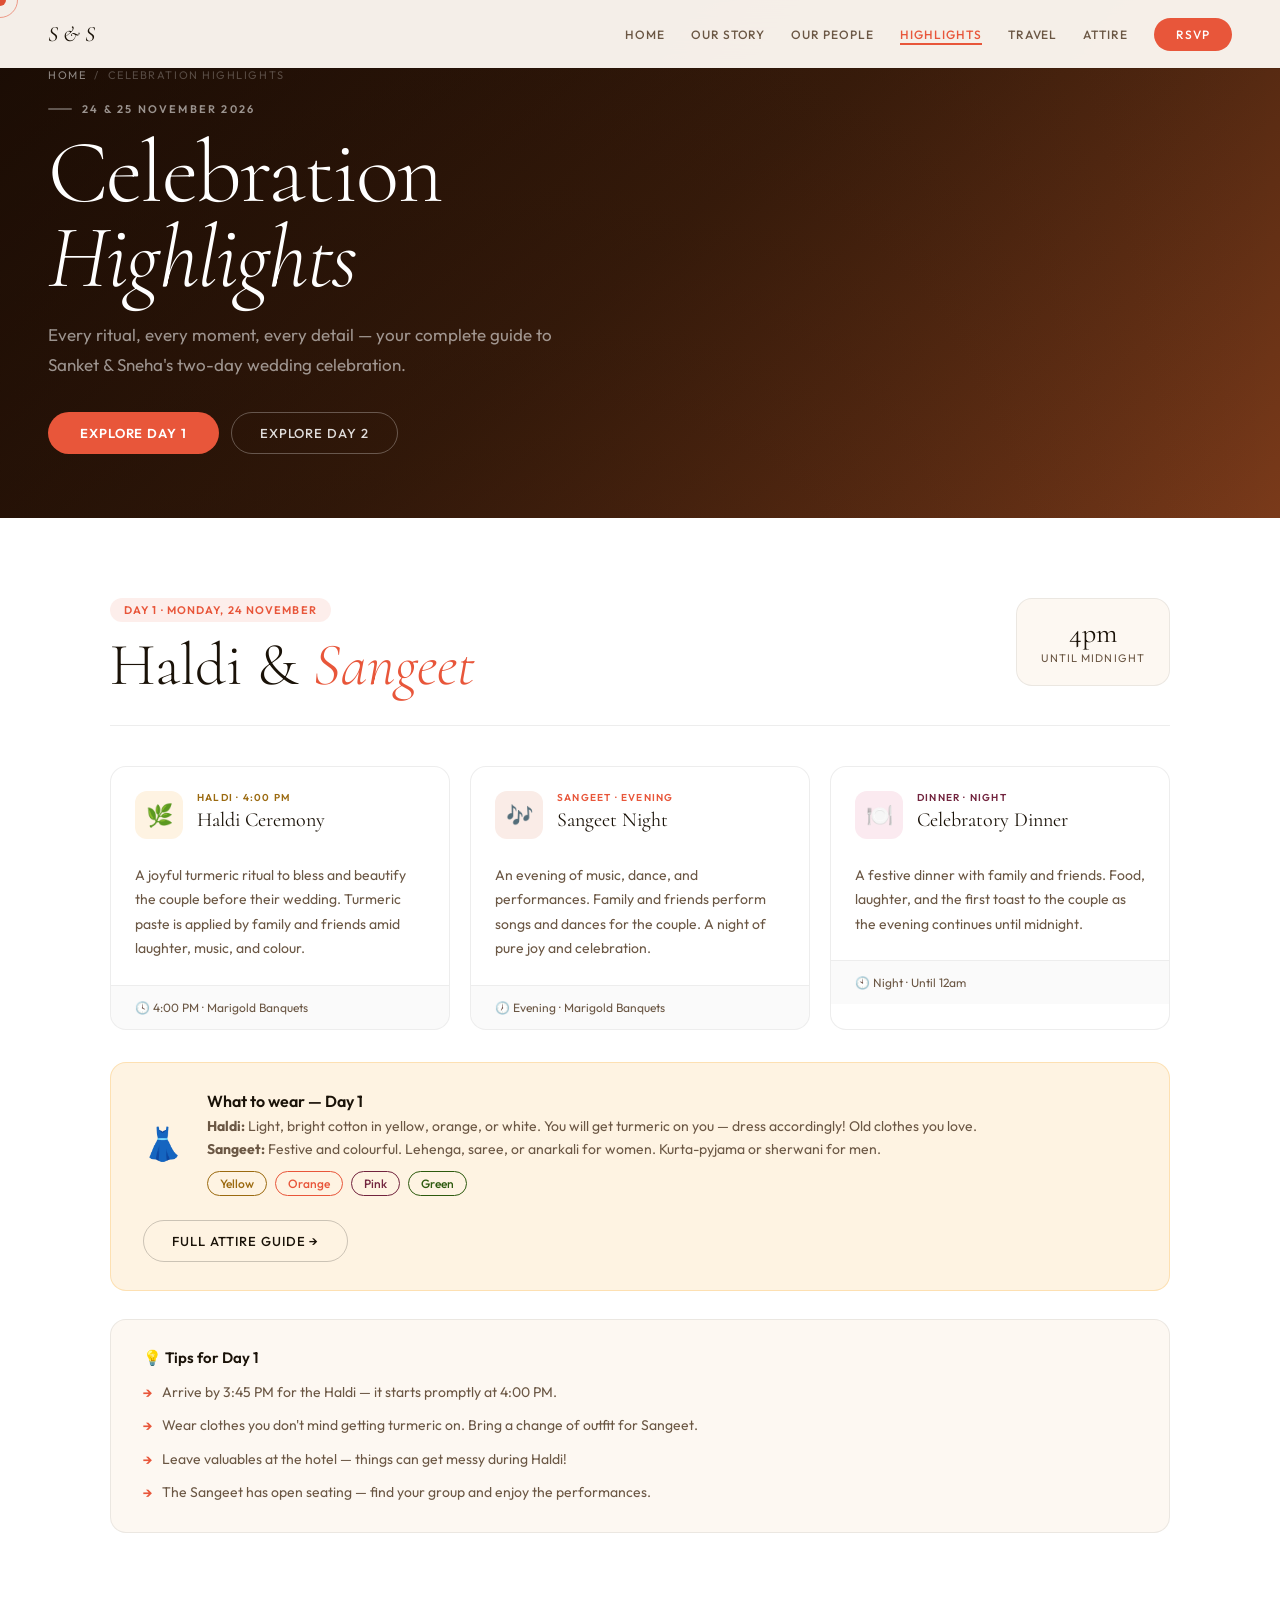
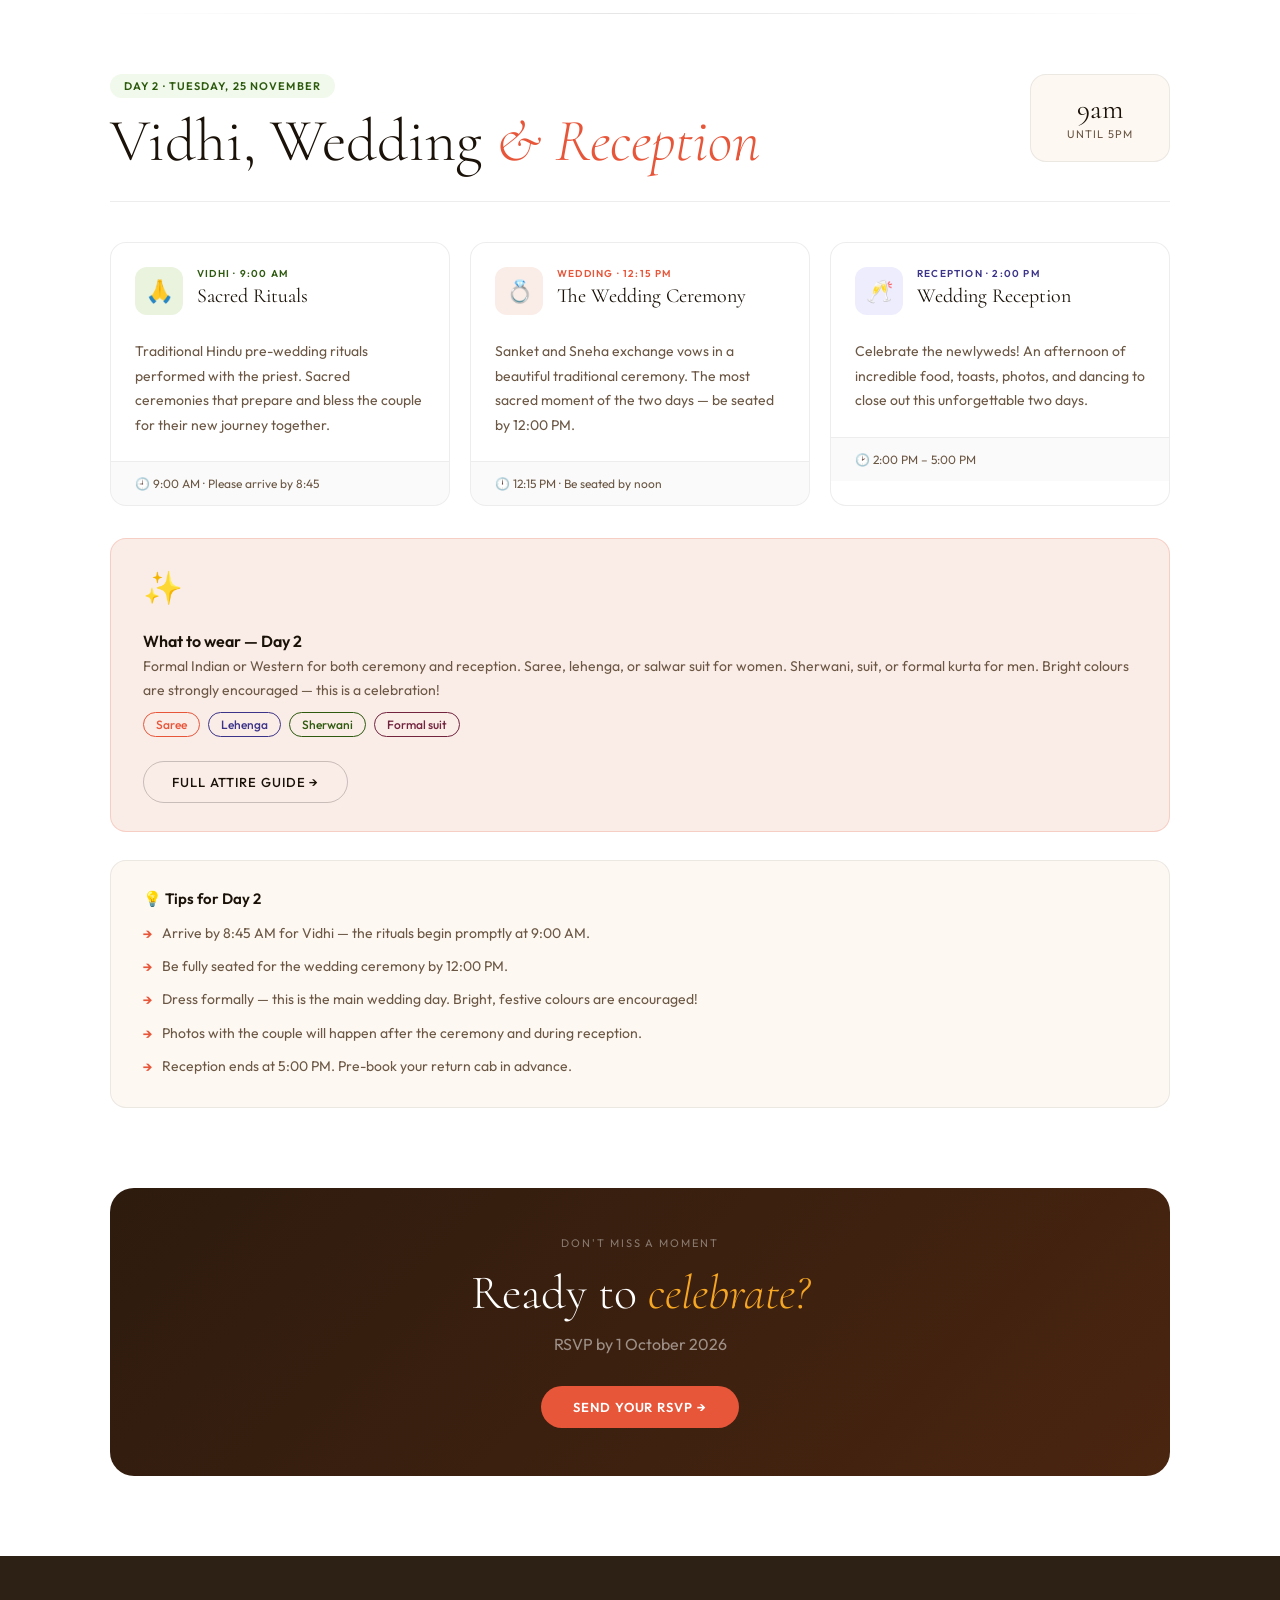
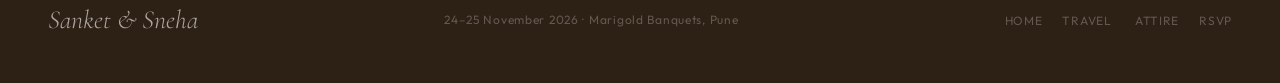
<file: highlights.html>
<!DOCTYPE html>
<html lang="en">
<head>
<meta charset="UTF-8"><meta name="viewport" content="width=device-width,initial-scale=1">
<title>Celebration Highlights — Sanket & Sneha</title>
<link rel="preconnect" href="https://fonts.googleapis.com"><link rel="preconnect" href="https://fonts.gstatic.com" crossorigin>
<link rel="stylesheet" href="shared.css">
<style>
.sub-hero{background:linear-gradient(140deg,#1a0c04 0%,#3D1E0C 50%,#7A3A1A 100%);}
.sub-hero-overlay{background:linear-gradient(to right,rgba(26,12,4,.6),transparent);}
.page-body{background:#fff;padding:80px 48px;}
.page-inner{max-width:1060px;margin:0 auto;}

/* RITUAL CARDS */
.ritual-section{margin-bottom:80px;}
.ritual-section:last-child{margin-bottom:0;}
.ritual-anchor{display:block;position:relative;top:calc(-1 * var(--nav-h) - 20px);}
.ritual-header{display:grid;grid-template-columns:1fr auto;align-items:start;gap:24px;margin-bottom:40px;padding-bottom:28px;border-bottom:1px solid rgba(0,0,0,.07);}
.rh-left{}
.rh-day-badge{display:inline-flex;align-items:center;gap:8px;padding:5px 14px;border-radius:20px;font-size:11px;font-weight:600;letter-spacing:.1em;text-transform:uppercase;margin-bottom:12px;}
.rh-day-badge.day1{background:rgba(232,86,58,.1);color:var(--coral);}
.rh-day-badge.day2{background:rgba(107,191,58,.1);color:var(--lime-d);}
.rh-title{font-family:'Cormorant',serif;font-size:clamp(36px,5vw,60px);font-weight:300;line-height:1.05;}
.rh-title em{font-style:italic;color:var(--coral);}
.rh-time-card{padding:20px 24px;border-radius:var(--radius);background:var(--cream);border:1.5px solid rgba(0,0,0,.07);text-align:center;min-width:140px;}
.rh-time-card .t{font-family:'Cormorant',serif;font-size:28px;font-weight:400;color:var(--dark);line-height:1;}
.rh-time-card .tl{font-size:11px;letter-spacing:.1em;text-transform:uppercase;color:var(--mid);margin-top:4px;}

/* EVENT GRID */
.event-grid{display:grid;grid-template-columns:repeat(3,1fr);gap:20px;margin-bottom:32px;}
.event-card{border-radius:var(--radius);overflow:hidden;border:1.5px solid rgba(0,0,0,.07);background:#fff;transition:all .3s cubic-bezier(.16,1,.3,1);}
.event-card:hover{transform:translateY(-5px);box-shadow:0 20px 48px rgba(0,0,0,.1);border-color:transparent;}
.ec-top{padding:24px;display:flex;gap:14px;align-items:flex-start;}
.ec-icon{width:48px;height:48px;border-radius:12px;display:flex;align-items:center;justify-content:center;font-size:22px;flex-shrink:0;}
.ec-tag{font-size:10px;font-weight:600;letter-spacing:.12em;text-transform:uppercase;margin-bottom:4px;}
.ec-title{font-family:'Cormorant',serif;font-size:20px;font-weight:400;}
.ec-body{padding:0 24px 24px;}
.ec-body p{font-size:14px;color:var(--mid);line-height:1.75;}
.ec-footer{padding:14px 24px;border-top:1px solid rgba(0,0,0,.05);background:rgba(0,0,0,.02);display:flex;align-items:center;gap:8px;font-size:12px;color:var(--mid);}

/* ATTIRE STRIP */
.attire-strip{padding:28px 32px;border-radius:var(--radius);margin-top:28px;display:flex;align-items:center;gap:24px;flex-wrap:wrap;}
.as-icon{font-size:32px;flex-shrink:0;}
.as-title{font-size:16px;font-weight:600;margin-bottom:4px;}
.as-desc{font-size:14px;color:var(--mid);line-height:1.65;}
.as-chips{display:flex;gap:8px;flex-wrap:wrap;margin-top:10px;}
.as-chip{font-size:12px;font-weight:500;padding:4px 12px;border-radius:20px;border:1.5px solid;}

/* TIPS BOX */
.tips-box{padding:28px 32px;border-radius:var(--radius);background:var(--cream);border:1.5px solid rgba(0,0,0,.07);margin-top:28px;}
.tips-box h4{font-size:15px;font-weight:600;margin-bottom:14px;display:flex;align-items:center;gap:8px;}
.tip-row{display:flex;gap:10px;align-items:flex-start;margin-bottom:10px;font-size:14px;color:var(--mid);line-height:1.6;}
.tip-row:last-child{margin-bottom:0;}
.tip-row::before{content:'→';color:var(--coral);font-weight:600;flex-shrink:0;margin-top:1px;}

/* SECTION DIVIDER */
.ritual-divider{height:1px;background:linear-gradient(to right,transparent,rgba(0,0,0,.1),transparent);margin:60px 0;}

@media(max-width:900px){
  .page-body{padding:52px 20px;}
  .event-grid{grid-template-columns:1fr;}
  .ritual-header{grid-template-columns:1fr;}
  .rh-time-card{display:none;}
  .attire-strip{flex-direction:column;align-items:flex-start;}
}
</style>
</head>
<body>
<div id="cursor"></div><div id="cursor-ring"></div>

<nav class="main-nav light" id="main-nav">
  <a href="index.html" class="nav-logo">S & S</a>
  <div class="nav-links">
    <a href="index.html">Home</a>
    <a href="story.html">Our Story</a>
    <a href="people.html">Our People</a>
    <a href="highlights.html" class="active">Highlights</a>
    <a href="travel.html">Travel</a>
    <a href="attire.html">Attire</a>
    <a href="index.html#rsvp" class="nav-rsvp">RSVP</a>
  </div>
  <div class="hamburger" id="ham" onclick="toggleMenu()"><span></span><span></span><span></span></div>
</nav>
<div class="mobile-menu" id="mmenu">
  <a href="index.html" onclick="closeMenu()">Home</a>
  <a href="highlights.html" onclick="closeMenu()">Highlights</a>
  <a href="travel.html" onclick="closeMenu()">Travel</a>
  <a href="attire.html" onclick="closeMenu()">Attire</a>
  <a href="index.html#rsvp" onclick="closeMenu()" style="color:var(--coral)">RSVP →</a>
</div>

<div class="sub-hero" style="padding-top:var(--nav-h)">
  <div class="sub-hero-bg" style="background:linear-gradient(140deg,#1a0c04 0%,#3D1E0C 50%,#7A3A1A 100%)"></div>
  <div class="sub-hero-overlay" style="position:absolute;inset:0;background:linear-gradient(to right,rgba(26,12,4,.5),transparent)"></div>
  <div class="sub-hero-content">
    <div class="sub-breadcrumb"><a href="index.html">Home</a><span>/</span><span>Celebration Highlights</span></div>
    <div class="sub-eyebrow">24 & 25 November 2026</div>
    <h1 class="sub-title">Celebration<br><em>Highlights</em></h1>
    <p class="sub-desc">Every ritual, every moment, every detail — your complete guide to Sanket & Sneha's two-day wedding celebration.</p>
    <div class="sub-hero-ctas">
      <a href="#haldi" class="btn-primary">Explore Day 1</a>
      <a href="#vidhi" class="btn-outline-white">Explore Day 2</a>
    </div>
  </div>
</div>

<div class="page-body">
<div class="page-inner">

  <!-- DAY 1 -->
  <div id="haldi" class="ritual-anchor"></div>
  <div class="ritual-section reveal">
    <div class="ritual-header">
      <div class="rh-left">
        <span class="rh-day-badge day1">Day 1 · Monday, 24 November</span>
        <h2 class="rh-title">Haldi & <em>Sangeet</em></h2>
      </div>
      <div class="rh-time-card"><div class="t">4pm</div><div class="tl">Until midnight</div></div>
    </div>

    <div class="event-grid">
      <div class="event-card d1">
        <div class="ec-top">
          <div class="ec-icon" style="background:var(--yellow-l)">🌿</div>
          <div>
            <div class="ec-tag" style="color:var(--yellow-d)">Haldi · 4:00 PM</div>
            <div class="ec-title">Haldi Ceremony</div>
          </div>
        </div>
        <div class="ec-body">
          <p>A joyful turmeric ritual to bless and beautify the couple before their wedding. Turmeric paste is applied by family and friends amid laughter, music, and colour.</p>
        </div>
        <div class="ec-footer">🕓 4:00 PM · Marigold Banquets</div>
      </div>
      <div class="event-card d2">
        <div class="ec-top">
          <div class="ec-icon" style="background:var(--coral-l)">🎶</div>
          <div>
            <div class="ec-tag" style="color:var(--coral)">Sangeet · Evening</div>
            <div class="ec-title">Sangeet Night</div>
          </div>
        </div>
        <div class="ec-body">
          <p>An evening of music, dance, and performances. Family and friends perform songs and dances for the couple. A night of pure joy and celebration.</p>
        </div>
        <div class="ec-footer">🕖 Evening · Marigold Banquets</div>
      </div>
      <div class="event-card d3">
        <div class="ec-top">
          <div class="ec-icon" style="background:var(--pink-l)">🍽️</div>
          <div>
            <div class="ec-tag" style="color:var(--pink-d)">Dinner · Night</div>
            <div class="ec-title">Celebratory Dinner</div>
          </div>
        </div>
        <div class="ec-body">
          <p>A festive dinner with family and friends. Food, laughter, and the first toast to the couple as the evening continues until midnight.</p>
        </div>
        <div class="ec-footer">🕙 Night · Until 12am</div>
      </div>
    </div>

    <div class="attire-strip" style="background:var(--yellow-l);border:1.5px solid rgba(245,166,35,.25)">
      <div class="as-icon">👗</div>
      <div>
        <div class="as-title">What to wear — Day 1</div>
        <div class="as-desc"><strong>Haldi:</strong> Light, bright cotton in yellow, orange, or white. You will get turmeric on you — dress accordingly! Old clothes you love.<br><strong>Sangeet:</strong> Festive and colourful. Lehenga, saree, or anarkali for women. Kurta-pyjama or sherwani for men.</div>
        <div class="as-chips">
          <span class="as-chip" style="border-color:var(--yellow-d);color:var(--yellow-d)">Yellow</span>
          <span class="as-chip" style="border-color:var(--coral);color:var(--coral)">Orange</span>
          <span class="as-chip" style="border-color:var(--pink-d);color:var(--pink-d)">Pink</span>
          <span class="as-chip" style="border-color:var(--lime-d);color:var(--lime-d)">Green</span>
        </div>
      </div>
      <a href="attire.html#day1" class="btn-outline-dark" style="white-space:nowrap">Full attire guide →</a>
    </div>

    <div class="tips-box">
      <h4>💡 Tips for Day 1</h4>
      <div class="tip-row">Arrive by 3:45 PM for the Haldi — it starts promptly at 4:00 PM.</div>
      <div class="tip-row">Wear clothes you don't mind getting turmeric on. Bring a change of outfit for Sangeet.</div>
      <div class="tip-row">Leave valuables at the hotel — things can get messy during Haldi!</div>
      <div class="tip-row">The Sangeet has open seating — find your group and enjoy the performances.</div>
    </div>
  </div>

  <div class="ritual-divider"></div>

  <!-- DAY 2 -->
  <div id="vidhi" class="ritual-anchor"></div>
  <div class="ritual-section reveal">
    <div class="ritual-header">
      <div class="rh-left">
        <span class="rh-day-badge day2">Day 2 · Tuesday, 25 November</span>
        <h2 class="rh-title">Vidhi, Wedding <em>& Reception</em></h2>
      </div>
      <div class="rh-time-card"><div class="t">9am</div><div class="tl">Until 5pm</div></div>
    </div>

    <div class="event-grid">
      <div class="event-card reveal d1">
        <div class="ec-top">
          <div class="ec-icon" style="background:var(--lime-l)">🙏</div>
          <div>
            <div class="ec-tag" style="color:var(--lime-d)">Vidhi · 9:00 AM</div>
            <div class="ec-title">Sacred Rituals</div>
          </div>
        </div>
        <div class="ec-body">
          <p>Traditional Hindu pre-wedding rituals performed with the priest. Sacred ceremonies that prepare and bless the couple for their new journey together.</p>
        </div>
        <div class="ec-footer">🕘 9:00 AM · Please arrive by 8:45</div>
      </div>
      <div id="wedding" class="event-card reveal d2">
        <div class="ec-top">
          <div class="ec-icon" style="background:var(--coral-l)">💍</div>
          <div>
            <div class="ec-tag" style="color:var(--coral)">Wedding · 12:15 PM</div>
            <div class="ec-title">The Wedding Ceremony</div>
          </div>
        </div>
        <div class="ec-body">
          <p>Sanket and Sneha exchange vows in a beautiful traditional ceremony. The most sacred moment of the two days — be seated by 12:00 PM.</p>
        </div>
        <div class="ec-footer">🕛 12:15 PM · Be seated by noon</div>
      </div>
      <div id="reception" class="event-card reveal d3">
        <div class="ec-top">
          <div class="ec-icon" style="background:var(--purple-l)">🥂</div>
          <div>
            <div class="ec-tag" style="color:var(--purple-d)">Reception · 2:00 PM</div>
            <div class="ec-title">Wedding Reception</div>
          </div>
        </div>
        <div class="ec-body">
          <p>Celebrate the newlyweds! An afternoon of incredible food, toasts, photos, and dancing to close out this unforgettable two days.</p>
        </div>
        <div class="ec-footer">🕑 2:00 PM – 5:00 PM</div>
      </div>
    </div>

    <div class="attire-strip" style="background:var(--coral-l);border:1.5px solid rgba(232,86,58,.2)">
      <div class="as-icon">✨</div>
      <div>
        <div class="as-title">What to wear — Day 2</div>
        <div class="as-desc">Formal Indian or Western for both ceremony and reception. Saree, lehenga, or salwar suit for women. Sherwani, suit, or formal kurta for men. Bright colours are strongly encouraged — this is a celebration!</div>
        <div class="as-chips">
          <span class="as-chip" style="border-color:var(--coral);color:var(--coral)">Saree</span>
          <span class="as-chip" style="border-color:var(--purple-d);color:var(--purple-d)">Lehenga</span>
          <span class="as-chip" style="border-color:var(--lime-d);color:var(--lime-d)">Sherwani</span>
          <span class="as-chip" style="border-color:var(--pink-d);color:var(--pink-d)">Formal suit</span>
        </div>
      </div>
      <a href="attire.html#day2" class="btn-outline-dark" style="white-space:nowrap">Full attire guide →</a>
    </div>

    <div class="tips-box">
      <h4>💡 Tips for Day 2</h4>
      <div class="tip-row">Arrive by 8:45 AM for Vidhi — the rituals begin promptly at 9:00 AM.</div>
      <div class="tip-row">Be fully seated for the wedding ceremony by 12:00 PM.</div>
      <div class="tip-row">Dress formally — this is the main wedding day. Bright, festive colours are encouraged!</div>
      <div class="tip-row">Photos with the couple will happen after the ceremony and during reception.</div>
      <div class="tip-row">Reception ends at 5:00 PM. Pre-book your return cab in advance.</div>
    </div>
  </div>

  <!-- RSVP CTA -->
  <div style="margin-top:72px;padding:48px;border-radius:24px;background:linear-gradient(135deg,#2D1B0E,#4A2510);text-align:center;" class="reveal">
    <p style="font-size:11px;letter-spacing:.18em;text-transform:uppercase;color:rgba(255,255,255,.4);margin-bottom:14px">Don't miss a moment</p>
    <h2 style="font-family:'Cormorant',serif;font-size:48px;font-weight:300;color:#fff;margin-bottom:12px">Ready to <em style="font-style:italic;color:var(--yellow)">celebrate?</em></h2>
    <p style="font-size:16px;color:rgba(255,255,255,.5);margin-bottom:32px">RSVP by 1 October 2026</p>
    <a href="index.html#rsvp" class="btn-primary">Send your RSVP →</a>
  </div>

</div>
</div>

<footer class="main-footer">
  <div class="footer-logo">Sanket & Sneha</div>
  <div class="footer-meta">24–25 November 2026 · Marigold Banquets, Pune</div>
  <div class="footer-links">
    <a href="index.html">Home</a><a href="travel.html">Travel</a>
    <a href="attire.html">Attire</a><a href="index.html#rsvp">RSVP</a>
  </div>
</footer>
<script src="shared.js"></script>
</body>
</html>
</file>
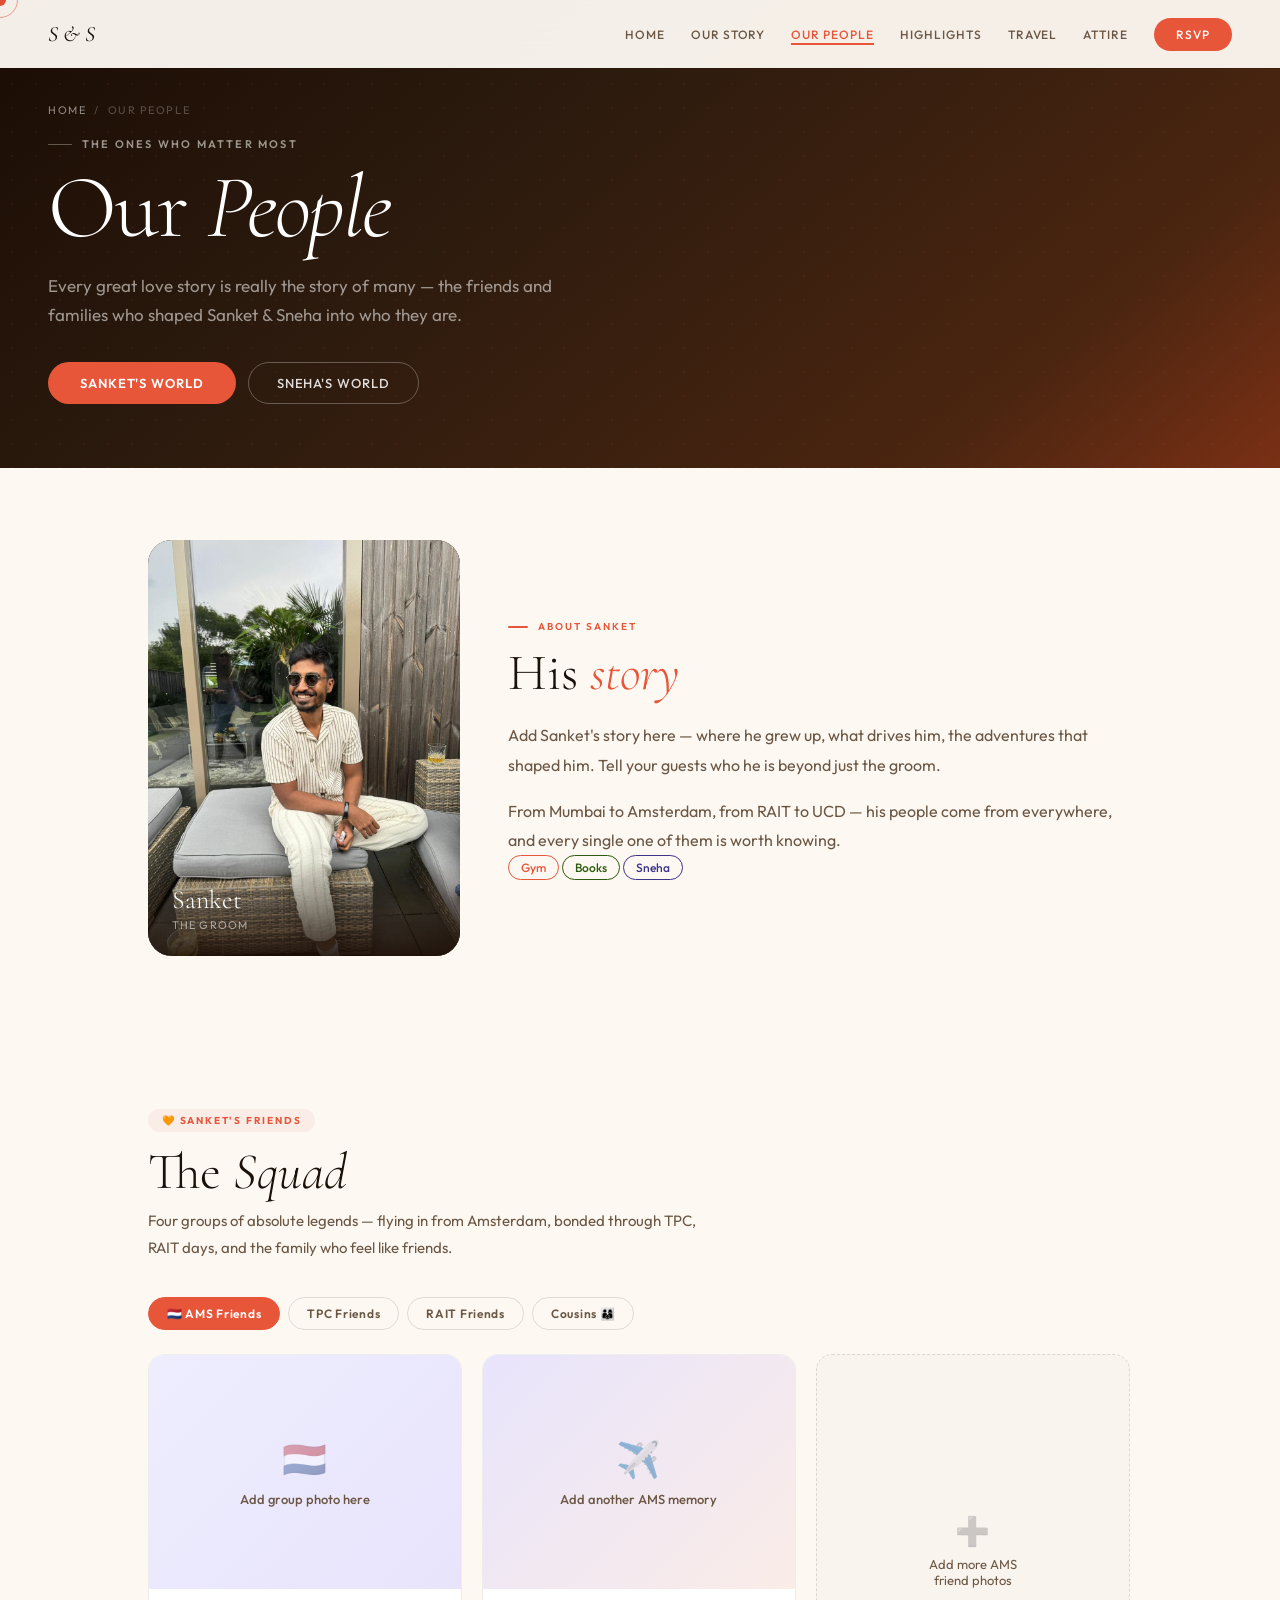
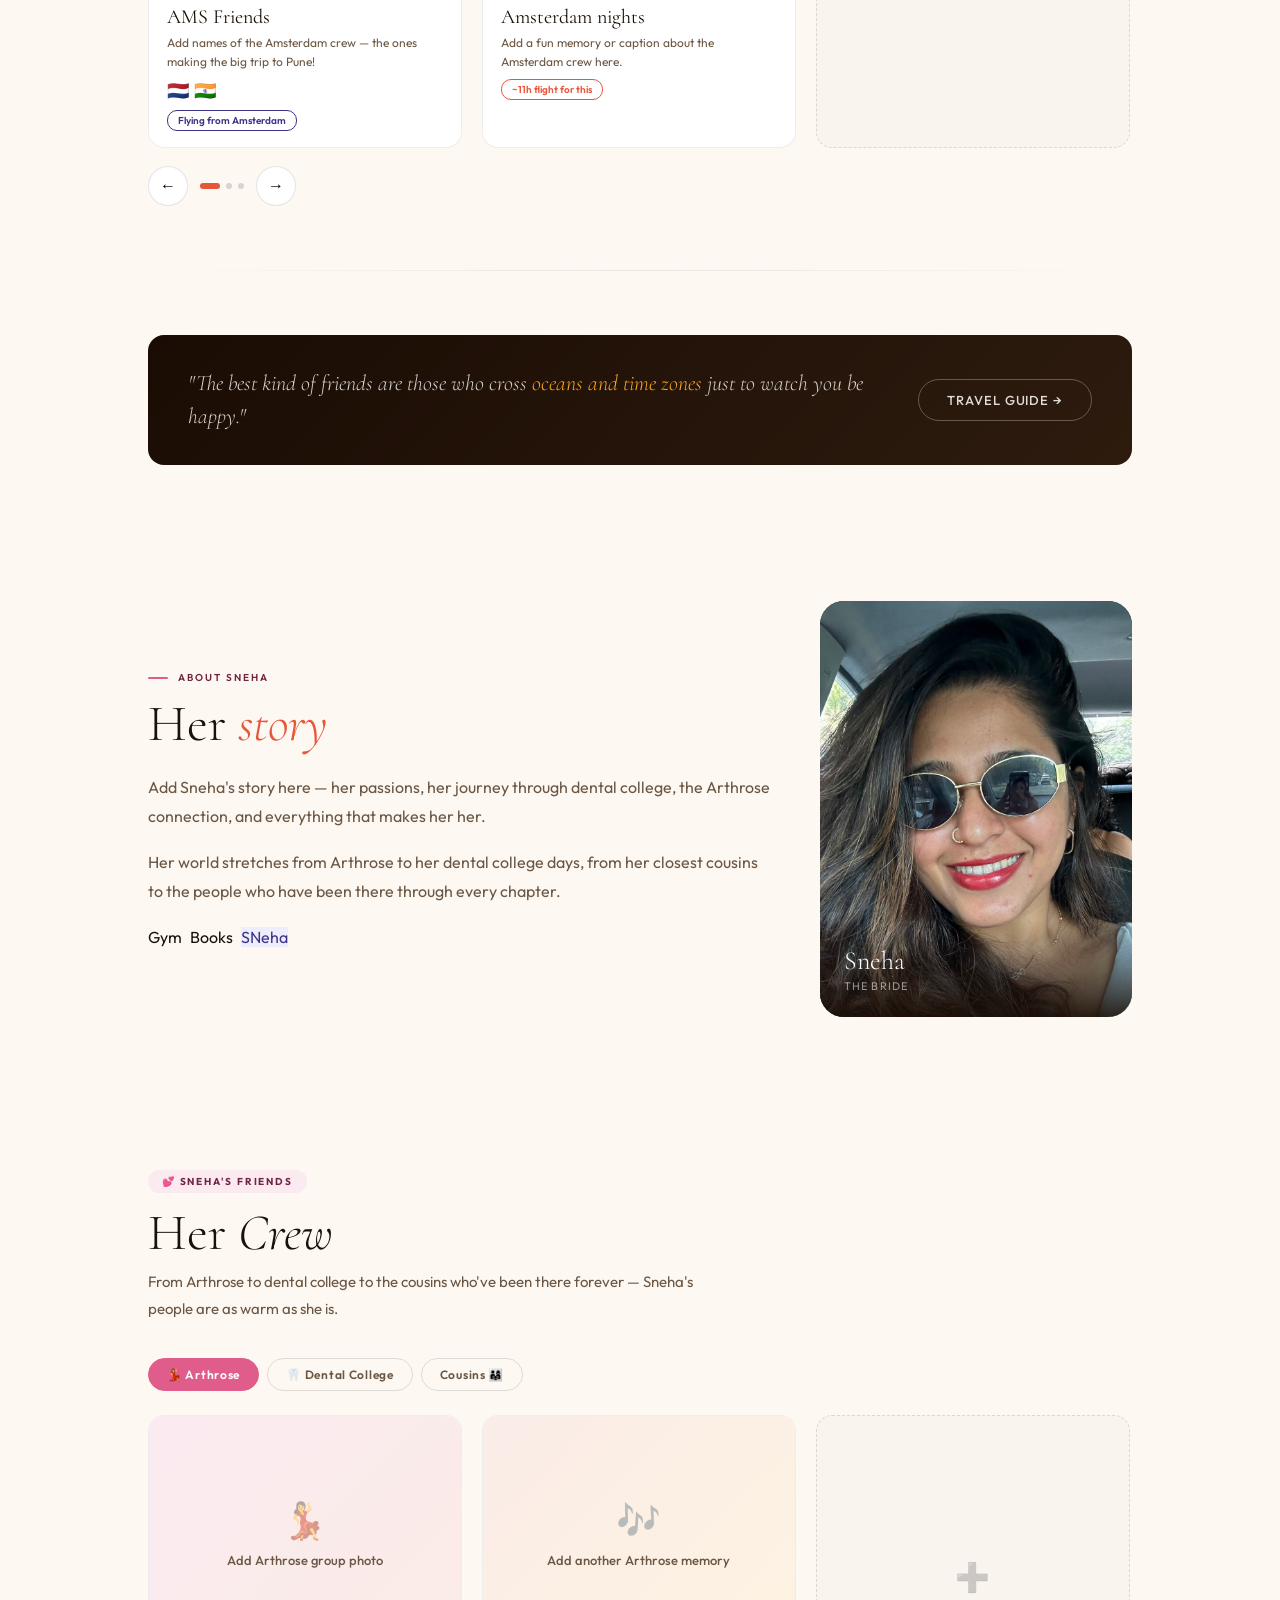
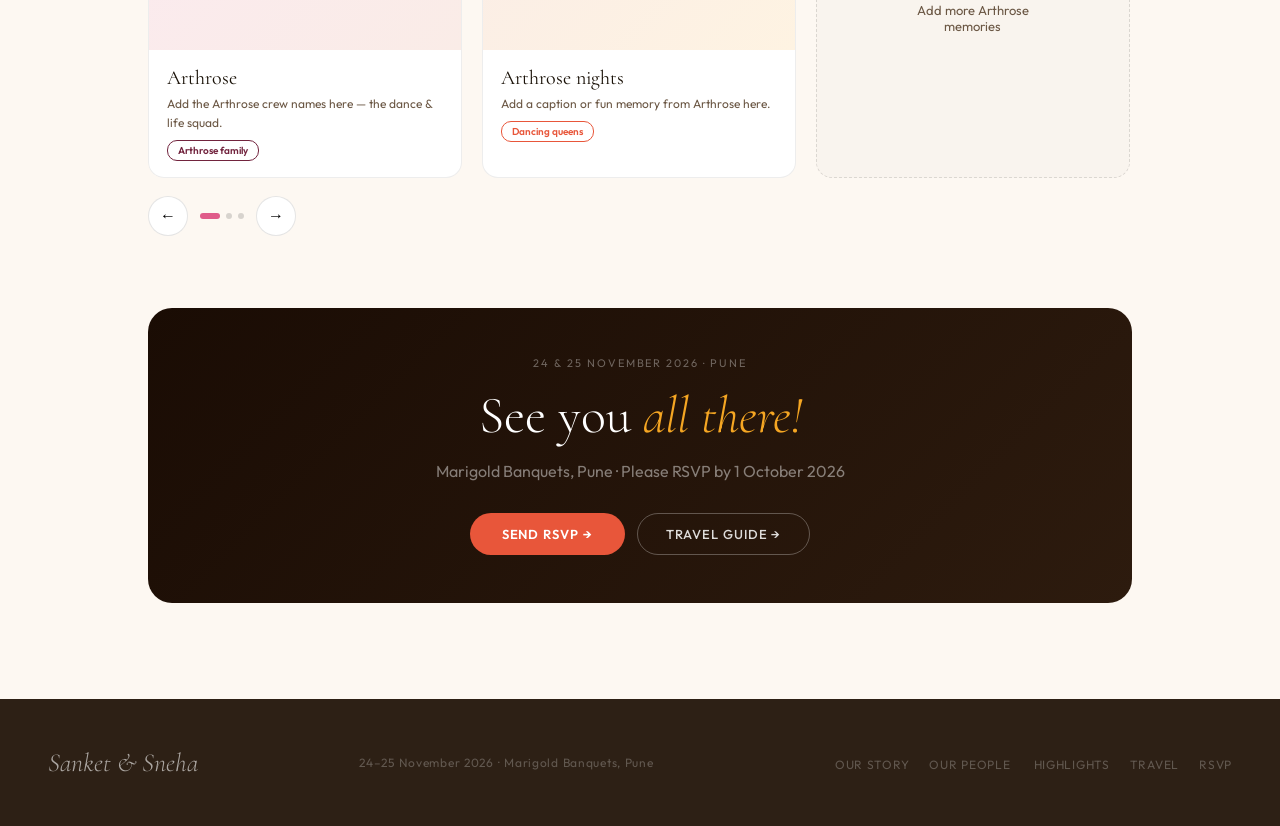
<file: people.html>
<!DOCTYPE html>
<html lang="en">
<head>
<meta charset="UTF-8"><meta name="viewport" content="width=device-width,initial-scale=1">
<title>Our People — Sanket & Sneha</title>
<link rel="preconnect" href="https://fonts.googleapis.com">
<link rel="preconnect" href="https://fonts.gstatic.com" crossorigin>
<link rel="stylesheet" href="shared.css">
<style>
.page-body{background:var(--cream);}
.page-inner{max-width:1080px;margin:0 auto;padding:0 48px 96px;}

/* GROUP SECTIONS */
.group-section{padding-top:80px;}
.group-anchor{display:block;position:relative;top:calc(-1 * var(--nav-h) - 20px);}

.group-header{margin-bottom:36px;}
.gh-badge{
  display:inline-flex;align-items:center;gap:8px;
  font-size:10px;font-weight:700;letter-spacing:.18em;text-transform:uppercase;
  padding:5px 14px;border-radius:20px;margin-bottom:12px;
}
.badge-s-friends{background:var(--coral-l);color:var(--coral);}
.badge-sn-friends{background:var(--pink-l);color:var(--pink-d);}
.badge-s-fam{background:var(--yellow-l);color:var(--yellow-d);}
.badge-sn-fam{background:var(--purple-l);color:var(--purple-d);}
.group-title{font-family:'Cormorant',serif;font-size:clamp(30px,4vw,52px);font-weight:300;line-height:1.1;margin-bottom:8px;}
.group-title em{font-style:italic;}
.group-desc{font-size:15px;color:var(--mid);line-height:1.75;max-width:560px;}

/* PERSON SQUADS — horizontal tabs */
.squad-tabs{display:flex;gap:8px;flex-wrap:wrap;margin-bottom:24px;}
.squad-tab{
  padding:8px 18px;border-radius:30px;font-size:12px;font-weight:600;
  letter-spacing:.06em;border:1.5px solid;cursor:none;transition:all .2s;
  background:transparent;font-family:'Outfit',sans-serif;
}
.squad-tab:hover{transform:translateY(-2px);}
.squad-tab.active-coral{background:var(--coral);color:#fff;border-color:var(--coral);}
.squad-tab.active-pink{background:var(--pink);color:#fff;border-color:var(--pink);}
.squad-tab.active-yellow{background:var(--yellow);color:#fff;border-color:var(--yellow);}
.squad-tab.active-purple{background:var(--purple);color:#fff;border-color:var(--purple);}
.squad-tab.inactive{border-color:rgba(0,0,0,.12);color:var(--mid);}

/* CAROUSEL */
.carousel-wrap{position:relative;overflow:hidden;}
.carousel-track-outer{overflow:hidden;border-radius:var(--radius);}
.carousel-track{
  display:flex;gap:20px;
  transition:transform .5s cubic-bezier(.16,1,.3,1);
}
.carousel-slide{
  flex-shrink:0;
  width:calc(33.33% - 14px);
  border-radius:var(--radius);overflow:hidden;
  border:1.5px solid rgba(0,0,0,.07);
  background:#fff;
  transition:all .3s cubic-bezier(.16,1,.3,1);
  cursor:none;
}
.carousel-slide:hover{transform:translateY(-4px);box-shadow:0 16px 40px rgba(0,0,0,.1);border-color:transparent;}
.cs-photo{
  aspect-ratio:4/3;overflow:hidden;position:relative;background:var(--cream);
  display:flex;align-items:center;justify-content:center;
}
.cs-photo img{width:100%;height:100%;object-fit:cover;object-position:center;transition:transform .5s cubic-bezier(.16,1,.3,1);}
.carousel-slide:hover .cs-photo img{transform:scale(1.05);}
.cs-placeholder{
  width:100%;height:100%;display:flex;flex-direction:column;
  align-items:center;justify-content:center;gap:10px;padding:24px;
}
.cs-placeholder .emoji{font-size:36px;opacity:.4;}
.cs-placeholder p{font-size:13px;color:var(--mid);text-align:center;font-weight:500;}
.cs-body{padding:16px 18px;}
.cs-group-name{font-family:'Cormorant',serif;font-size:20px;font-weight:400;margin-bottom:4px;}
.cs-members{font-size:12px;color:var(--mid);line-height:1.6;}
.cs-flags{display:flex;gap:5px;flex-wrap:wrap;margin-top:8px;}
.cs-flag{font-size:18px;}
.cs-tag{font-size:10px;font-weight:600;padding:3px 10px;border-radius:10px;border:1px solid;margin-top:8px;display:inline-block;}

/* CAROUSEL CONTROLS */
.carousel-controls{display:flex;align-items:center;gap:12px;margin-top:18px;}
.cc-btn{
  width:40px;height:40px;border-radius:50%;border:1.5px solid rgba(0,0,0,.1);
  background:#fff;cursor:none;transition:all .2s;
  display:flex;align-items:center;justify-content:center;font-size:16px;
}
.cc-btn:hover{border-color:var(--coral);background:var(--coral-l);}
.cc-btn:disabled{opacity:.3;cursor:default;}
.cc-dots{display:flex;gap:6px;align-items:center;}
.cc-dot{
  width:6px;height:6px;border-radius:50%;background:rgba(0,0,0,.15);
  transition:all .25s;cursor:none;border:none;padding:0;
}
.cc-dot.active{width:20px;border-radius:3px;}

/* ADD PLACEHOLDER */
.add-slide{
  flex-shrink:0;width:calc(33.33% - 14px);
  border-radius:var(--radius);border:1.5px dashed rgba(0,0,0,.12);
  background:rgba(0,0,0,.015);
  display:flex;flex-direction:column;align-items:center;justify-content:center;
  gap:8px;padding:32px;min-height:200px;cursor:none;transition:all .2s;
}
.add-slide:hover{background:rgba(0,0,0,.03);border-color:rgba(0,0,0,.2);}
.add-slide .add-icon{font-size:28px;opacity:.3;}
.add-slide .add-label{font-size:13px;color:var(--mid);text-align:center;}

/* PERSON CARDS for individuals within a group */
.people-mini-grid{
  display:grid;grid-template-columns:repeat(auto-fill,minmax(160px,1fr));
  gap:14px;margin-top:20px;
}
.mini-card{
  border-radius:var(--radius-sm);overflow:hidden;border:1.5px solid rgba(0,0,0,.07);
  background:#fff;transition:all .3s cubic-bezier(.16,1,.3,1);cursor:none;
}
.mini-card:hover{transform:translateY(-3px);box-shadow:0 10px 28px rgba(0,0,0,.09);border-color:transparent;}
.mc-photo{
  aspect-ratio:1;overflow:hidden;background:var(--cream);
  display:flex;align-items:center;justify-content:center;
  position:relative;
}
.mc-photo img{width:100%;height:100%;object-fit:cover;object-position:center top;}
.mc-initials{font-family:'Cormorant',serif;font-size:32px;font-weight:300;font-style:italic;color:rgba(0,0,0,.15);}
.mc-flag{position:absolute;top:6px;right:6px;font-size:14px;width:24px;height:24px;border-radius:50%;background:rgba(253,248,242,.9);display:flex;align-items:center;justify-content:center;}
.mc-body{padding:10px 12px;}
.mc-name{font-size:13px;font-weight:600;margin-bottom:2px;}
.mc-role{font-size:11px;color:var(--mid);}

/* DIVIDER */
.section-divider{height:1px;background:linear-gradient(to right,transparent,rgba(0,0,0,.08),transparent);margin:64px 0 0;}

/* QUOTE STRIPS */
.quote-strip{
  margin:64px 0;padding:32px 40px;border-radius:var(--radius);
  display:flex;align-items:center;gap:24px;flex-wrap:wrap;
}
.qs-text{font-family:'Cormorant',serif;font-size:22px;font-weight:300;font-style:italic;line-height:1.5;flex:1;}
.qs-text em{color:var(--yellow);}

/* INDIVIDUAL PORTRAITS */
.portrait-grid{display:grid;grid-template-columns:1fr 1fr;gap:32px;margin-top:48px;}
.portrait-card{border-radius:var(--radius);overflow:hidden;position:relative;background:#fff;border:1.5px solid rgba(0,0,0,.07);transition:all .35s cubic-bezier(.16,1,.3,1);}
.portrait-card:hover{transform:translateY(-5px);box-shadow:0 20px 48px rgba(0,0,0,.1);border-color:transparent;}
.portrait-photo{aspect-ratio:3/4;overflow:hidden;position:relative;}
.portrait-photo img{width:100%;height:100%;object-fit:cover;object-position:center top;transition:transform .5s cubic-bezier(.16,1,.3,1);}
.portrait-card:hover .portrait-photo img{transform:scale(1.04);}
.portrait-overlay{position:absolute;bottom:0;left:0;right:0;padding:28px;background:linear-gradient(to top,rgba(26,12,4,.9) 0%,transparent 100%);}
.portrait-overlay h3{font-family:'Cormorant',serif;font-size:28px;font-weight:300;color:#fff;margin-bottom:4px;}
.portrait-overlay .role{font-size:11px;letter-spacing:.12em;text-transform:uppercase;color:rgba(255,255,255,.6);}
.portrait-body{padding:20px 24px;}
.portrait-body p{font-size:14px;color:var(--mid);line-height:1.75;margin-bottom:14px;}
.portrait-chips{display:flex;gap:7px;flex-wrap:wrap;}
.p-chip{font-size:12px;font-weight:500;padding:4px 12px;border-radius:20px;border:1.5px solid;transition:all .2s;}
.p-chip:hover{transform:translateY(-2px);}

@media(max-width:900px){
  .page-inner{padding:0 20px 72px;}
  .carousel-slide,.add-slide{width:calc(80% - 10px);}
  .portrait-grid{grid-template-columns:1fr;}
  .people-mini-grid{grid-template-columns:repeat(3,1fr);}
  .quote-strip{flex-direction:column;}
}
</style>
</head>
<body>
<div id="cursor"></div><div id="cursor-ring"></div>

<nav class="main-nav light" id="main-nav">
  <a href="index.html" class="nav-logo">S & S</a>
  <div class="nav-links">
    <a href="index.html">Home</a>
    <a href="story.html">Our Story</a>
    <a href="people.html" class="active">Our People</a>
    <a href="highlights.html">Highlights</a>
    <a href="travel.html">Travel</a>
    <a href="attire.html">Attire</a>
    <a href="index.html#rsvp" class="nav-rsvp">RSVP</a>
  </div>
  <div class="hamburger" id="ham" onclick="toggleMenu()"><span></span><span></span><span></span></div>
</nav>
<div class="mobile-menu" id="mmenu">
  <a href="index.html" onclick="closeMenu()">Home</a>
  <a href="story.html" onclick="closeMenu()">Our Story</a>
  <a href="people.html" onclick="closeMenu()">Our People</a>
  <a href="highlights.html" onclick="closeMenu()">Highlights</a>
  <a href="travel.html" onclick="closeMenu()">Travel</a>
  <a href="attire.html" onclick="closeMenu()">Attire</a>
  <a href="index.html#rsvp" onclick="closeMenu()" style="color:var(--coral)">RSVP →</a>
</div>

<!-- HERO -->
<div class="sub-hero" style="padding-top:var(--nav-h);background:linear-gradient(140deg,#1a0c04 0%,#2D1B0E 40%,#4A2510 80%,#7A3015 100%);">
  <div style="position:absolute;inset:0;background-image:radial-gradient(rgba(232,86,58,.07) 1px,transparent 1px);background-size:24px 24px;"></div>
  <div class="sub-hero-content">
    <div class="sub-breadcrumb"><a href="index.html">Home</a><span>/</span><span>Our People</span></div>
    <div class="sub-eyebrow">The ones who matter most</div>
    <h1 class="sub-title">Our <em>People</em></h1>
    <p class="sub-desc">Every great love story is really the story of many — the friends and families who shaped Sanket & Sneha into who they are.</p>
    <div class="sub-hero-ctas">
      <a href="#sanket-section" class="btn-primary">Sanket's world</a>
      <a href="#sneha-section" class="btn-outline-white">Sneha's world</a>
    </div>
  </div>
</div>

<div class="page-body">
<div class="page-inner">

  <!-- ══════════════════════════════════════
       SANKET'S PORTRAIT + GROUPS
  ═══════════════════════════════════════ -->
  <div id="sanket-section" class="group-anchor"></div>
  <div style="padding-top:72px;">

    <!-- Portrait intro -->
    <div class="reveal" style="display:grid;grid-template-columns:1fr 2fr;gap:48px;align-items:center;margin-bottom:72px;">
      <div style="border-radius:24px;overflow:hidden;aspect-ratio:3/4;background:#111;position:relative;">
        <img src="photo-sanket2.jpg" alt="Sanket" style="width:100%;height:100%;object-fit:cover;object-position:center top;">
        <div style="position:absolute;bottom:0;left:0;right:0;padding:24px;background:linear-gradient(to top,rgba(26,12,4,.9),transparent);">
          <div style="font-family:'Cormorant',serif;font-size:26px;font-weight:300;color:#fff;">Sanket</div>
          <div style="font-size:11px;letter-spacing:.1em;text-transform:uppercase;color:rgba(255,255,255,.55);margin-top:3px;">The Groom</div>
        </div>
      </div>
      <div>
        <div class="section-label sl-coral">About Sanket</div>
        <h2 class="section-title" style="margin-bottom:20px;">His <em>story</em></h2>
        <p style="font-size:16px;color:var(--mid);line-height:1.85;margin-bottom:16px;">Add Sanket's story here — where he grew up, what drives him, the adventures that shaped him. Tell your guests who he is beyond just the groom.</p>
        <p style="font-size:16px;color:var(--mid);line-height:1.85;">From Mumbai to Amsterdam, from RAIT to UCD — his people come from everywhere, and every single one of them is worth knowing.</p>
        <div class="person-chips">
              <span class="p-chip" style="border-color:var(--coral);color:var(--coral)">Gym</span>
              <span class="p-chip" style="border-color:var(--lime-d);color:var(--lime-d)">Books</span>
              <span class="p-chip" style="border-color:var(--purple-d);color:var(--purple-d)">Sneha</span>
            </div>
      </div>
    </div>

    <!-- SANKET'S FRIENDS CAROUSEL -->
    <div id="sanket-friends" class="group-anchor"></div>
    <div class="group-section">
      <div class="group-header reveal">
        <span class="gh-badge badge-s-friends">🧡 Sanket's Friends</span>
        <h2 class="group-title">The <em>Squad</em></h2>
        <p class="group-desc">Four groups of absolute legends — flying in from Amsterdam, bonded through TPC, RAIT days, and the family who feel like friends.</p>
      </div>

      <!-- Tabs -->
      <div class="squad-tabs reveal" id="sanket-tabs">
        <button class="squad-tab active-coral" onclick="showGroup('s','ams',this)" data-color="coral">🇳🇱 AMS Friends</button>
        <button class="squad-tab inactive" onclick="showGroup('s','tpc',this)" data-color="coral">TPC Friends</button>
        <button class="squad-tab inactive" onclick="showGroup('s','rait',this)" data-color="coral">RAIT Friends</button>
        <button class="squad-tab inactive" onclick="showGroup('s','cousins',this)" data-color="coral">Cousins 👨‍👩‍👦</button>
      </div>

      <!-- AMS FRIENDS -->
      <div class="group-panel" id="s-ams">
        <div class="carousel-wrap">
          <div class="carousel-track-outer">
            <div class="carousel-track" id="track-s-ams">
              <div class="carousel-slide">
                <div class="cs-photo" style="background:linear-gradient(135deg,var(--purple-l),#e8e4fc)">
                  <div class="cs-placeholder"><div class="emoji">🇳🇱</div><p>Add group photo here</p></div>
                </div>
                <div class="cs-body">
                  <div class="cs-group-name">AMS Friends</div>
                  <div class="cs-members">Add names of the Amsterdam crew — the ones making the big trip to Pune!</div>
                  <div class="cs-flags"><span class="cs-flag">🇳🇱</span><span class="cs-flag">🇮🇳</span></div>
                  <span class="cs-tag" style="border-color:var(--purple-d);color:var(--purple-d)">Flying from Amsterdam</span>
                </div>
              </div>
              <div class="carousel-slide">
                <div class="cs-photo" style="background:linear-gradient(135deg,#e8e4fc,var(--coral-l))">
                  <div class="cs-placeholder"><div class="emoji">✈️</div><p>Add another AMS memory</p></div>
                </div>
                <div class="cs-body">
                  <div class="cs-group-name">Amsterdam nights</div>
                  <div class="cs-members">Add a fun memory or caption about the Amsterdam crew here.</div>
                  <span class="cs-tag" style="border-color:var(--coral);color:var(--coral)">~11h flight for this</span>
                </div>
              </div>
              <div class="add-slide">
                <div class="add-icon">➕</div>
                <div class="add-label">Add more AMS<br>friend photos</div>
              </div>
            </div>
          </div>
          <div class="carousel-controls">
            <button class="cc-btn" onclick="scrollCarousel('s-ams',-1)">←</button>
            <div class="cc-dots" id="dots-s-ams"></div>
            <button class="cc-btn" onclick="scrollCarousel('s-ams',1)">→</button>
          </div>
        </div>
      </div>

      <!-- TPC FRIENDS -->
      <div class="group-panel" id="s-tpc" style="display:none">
        <div class="carousel-wrap">
          <div class="carousel-track-outer">
            <div class="carousel-track" id="track-s-tpc">
              <div class="carousel-slide">
                <div class="cs-photo" style="background:linear-gradient(135deg,var(--coral-l),var(--yellow-l))">
                  <div class="cs-placeholder"><div class="emoji">🏢</div><p>Add TPC group photo</p></div>
                </div>
                <div class="cs-body">
                  <div class="cs-group-name">TPC Friends</div>
                  <div class="cs-members">Add the TPC crew names here — the work family who became real family.</div>
                  <span class="cs-tag" style="border-color:var(--coral);color:var(--coral)">TPC crew</span>
                </div>
              </div>
              <div class="carousel-slide">
                <div class="cs-photo" style="background:linear-gradient(135deg,var(--yellow-l),var(--lime-l))">
                  <div class="cs-placeholder"><div class="emoji">🎉</div><p>Add another memory</p></div>
                </div>
                <div class="cs-body">
                  <div class="cs-group-name">TPC days</div>
                  <div class="cs-members">Add a caption or memory from TPC times here.</div>
                  <span class="cs-tag" style="border-color:var(--yellow-d);color:var(--yellow-d)">The OG team</span>
                </div>
              </div>
              <div class="add-slide">
                <div class="add-icon">➕</div>
                <div class="add-label">Add more TPC<br>memories</div>
              </div>
            </div>
          </div>
          <div class="carousel-controls">
            <button class="cc-btn" onclick="scrollCarousel('s-tpc',-1)">←</button>
            <div class="cc-dots" id="dots-s-tpc"></div>
            <button class="cc-btn" onclick="scrollCarousel('s-tpc',1)">→</button>
          </div>
        </div>
      </div>

      <!-- RAIT FRIENDS -->
      <div class="group-panel" id="s-rait" style="display:none">
        <div class="carousel-wrap">
          <div class="carousel-track-outer">
            <div class="carousel-track" id="track-s-rait">
              <div class="carousel-slide">
                <div class="cs-photo" style="background:linear-gradient(135deg,var(--lime-l),var(--teal-l))">
                  <div class="cs-placeholder"><div class="emoji">🎓</div><p>Add RAIT group photo</p></div>
                </div>
                <div class="cs-body">
                  <div class="cs-group-name">RAIT Friends</div>
                  <div class="cs-members">Add the college crew from RAIT here — the ones who knew Sanket before all of this.</div>
                  <span class="cs-tag" style="border-color:var(--lime-d);color:var(--lime-d)">College legends</span>
                </div>
              </div>
              <div class="carousel-slide">
                <div class="cs-photo" style="background:linear-gradient(135deg,var(--teal-l),var(--purple-l))">
                  <div class="cs-placeholder"><div class="emoji">📚</div><p>Add another RAIT memory</p></div>
                </div>
                <div class="cs-body">
                  <div class="cs-group-name">RAIT days</div>
                  <div class="cs-members">Add a caption or fun memory from college here.</div>
                  <span class="cs-tag" style="border-color:var(--teal);color:var(--teal)">RAIT represent</span>
                </div>
              </div>
              <div class="add-slide">
                <div class="add-icon">➕</div>
                <div class="add-label">Add more RAIT<br>memories</div>
              </div>
            </div>
          </div>
          <div class="carousel-controls">
            <button class="cc-btn" onclick="scrollCarousel('s-rait',-1)">←</button>
            <div class="cc-dots" id="dots-s-rait"></div>
            <button class="cc-btn" onclick="scrollCarousel('s-rait',1)">→</button>
          </div>
        </div>
      </div>

      <!-- COUSINS SANKET -->
      <div class="group-panel" id="s-cousins" style="display:none">
        <div class="carousel-wrap">
          <div class="carousel-track-outer">
            <div class="carousel-track" id="track-s-cousins">
              <div class="carousel-slide">
                <div class="cs-photo" style="background:linear-gradient(135deg,var(--yellow-l),var(--coral-l))">
                  <div class="cs-placeholder"><div class="emoji">👨‍👩‍👦‍👦</div><p>Add cousins group photo</p></div>
                </div>
                <div class="cs-body">
                  <div class="cs-group-name">Cousins</div>
                  <div class="cs-members">Add Sanket's cousins here — the family who grew up together and are celebrating the biggest moment.</div>
                  <span class="cs-tag" style="border-color:var(--yellow-d);color:var(--yellow-d)">Family first</span>
                </div>
              </div>
              <div class="add-slide">
                <div class="add-icon">➕</div>
                <div class="add-label">Add more cousin<br>photos</div>
              </div>
            </div>
          </div>
          <div class="carousel-controls">
            <button class="cc-btn" onclick="scrollCarousel('s-cousins',-1)">←</button>
            <div class="cc-dots" id="dots-s-cousins"></div>
            <button class="cc-btn" onclick="scrollCarousel('s-cousins',1)">→</button>
          </div>
        </div>
      </div>
    </div>
  </div>

  <div class="section-divider"></div>

  <div class="quote-strip reveal" style="background:linear-gradient(135deg,#1a0c04,#2D1B0E);margin-top:64px;">
    <div class="qs-text" style="color:rgba(255,255,255,.8)">"The best kind of friends are those who cross <em>oceans and time zones</em> just to watch you be happy."</div>
    <a href="travel.html" class="btn-outline-white">Travel guide →</a>
  </div>

  <!-- ══════════════════════════════════════
       SNEHA'S PORTRAIT + GROUPS
  ═══════════════════════════════════════ -->
  <div id="sneha-section" class="group-anchor"></div>
  <div style="padding-top:72px;">

    <!-- Portrait intro -->
    <div class="reveal" style="display:grid;grid-template-columns:2fr 1fr;gap:48px;align-items:center;margin-bottom:72px;">
      <div>
        <div class="section-label sl-pink">About Sneha</div>
        <h2 class="section-title" style="margin-bottom:20px;">Her <em>story</em></h2>
        <p style="font-size:16px;color:var(--mid);line-height:1.85;margin-bottom:16px;">Add Sneha's story here — her passions, her journey through dental college, the Arthrose connection, and everything that makes her her.</p>
        <p style="font-size:16px;color:var(--mid);line-height:1.85;">Her world stretches from Arthrose to her dental college days, from her closest cousins to the people who have been there through every chapter.</p>
        <div style="display:flex;gap:8px;flex-wrap:wrap;margin-top:20px;">
          <span class="chip pink">Gym</span>
          <span class="chip coral">Books</span>
          <span class="chip purple" style="border-color:var(--purple-d);color:var(--purple-d);background:var(--purple-l)">SNeha</span>
        </div>
      </div>
      <div style="border-radius:24px;overflow:hidden;aspect-ratio:3/4;background:#111;position:relative;">
        <img src="photo-sneha2.jpg" alt="Sneha" style="width:100%;height:100%;object-fit:cover;object-position:center top;">
        <div style="position:absolute;bottom:0;left:0;right:0;padding:24px;background:linear-gradient(to top,rgba(26,12,4,.9),transparent);">
          <div style="font-family:'Cormorant',serif;font-size:26px;font-weight:300;color:#fff;">Sneha</div>
          <div style="font-size:11px;letter-spacing:.1em;text-transform:uppercase;color:rgba(255,255,255,.55);margin-top:3px;">The Bride</div>
        </div>
      </div>
    </div>

    <!-- SNEHA'S FRIENDS CAROUSEL -->
    <div id="sneha-friends" class="group-anchor"></div>
    <div class="group-section">
      <div class="group-header reveal">
        <span class="gh-badge badge-sn-friends">💕 Sneha's Friends</span>
        <h2 class="group-title">Her <em>Crew</em></h2>
        <p class="group-desc">From Arthrose to dental college to the cousins who've been there forever — Sneha's people are as warm as she is.</p>
      </div>

      <!-- Tabs -->
      <div class="squad-tabs reveal" id="sneha-tabs">
        <button class="squad-tab active-pink" onclick="showGroup('sn','arthrose',this)" data-color="pink">💃 Arthrose</button>
        <button class="squad-tab inactive" onclick="showGroup('sn','dental',this)" data-color="pink">🦷 Dental College</button>
        <button class="squad-tab inactive" onclick="showGroup('sn','cousins',this)" data-color="pink">Cousins 👨‍👩‍👧</button>
      </div>

      <!-- ARTHROSE -->
      <div class="group-panel" id="sn-arthrose">
        <div class="carousel-wrap">
          <div class="carousel-track-outer">
            <div class="carousel-track" id="track-sn-arthrose">
              <div class="carousel-slide">
                <div class="cs-photo" style="background:linear-gradient(135deg,var(--pink-l),var(--coral-l))">
                  <div class="cs-placeholder"><div class="emoji">💃</div><p>Add Arthrose group photo</p></div>
                </div>
                <div class="cs-body">
                  <div class="cs-group-name">Arthrose</div>
                  <div class="cs-members">Add the Arthrose crew names here — the dance & life squad.</div>
                  <span class="cs-tag" style="border-color:var(--pink-d);color:var(--pink-d)">Arthrose family</span>
                </div>
              </div>
              <div class="carousel-slide">
                <div class="cs-photo" style="background:linear-gradient(135deg,var(--coral-l),var(--yellow-l))">
                  <div class="cs-placeholder"><div class="emoji">🎶</div><p>Add another Arthrose memory</p></div>
                </div>
                <div class="cs-body">
                  <div class="cs-group-name">Arthrose nights</div>
                  <div class="cs-members">Add a caption or fun memory from Arthrose here.</div>
                  <span class="cs-tag" style="border-color:var(--coral);color:var(--coral)">Dancing queens</span>
                </div>
              </div>
              <div class="add-slide">
                <div class="add-icon">➕</div>
                <div class="add-label">Add more Arthrose<br>memories</div>
              </div>
            </div>
          </div>
          <div class="carousel-controls">
            <button class="cc-btn" onclick="scrollCarousel('sn-arthrose',-1)">←</button>
            <div class="cc-dots" id="dots-sn-arthrose"></div>
            <button class="cc-btn" onclick="scrollCarousel('sn-arthrose',1)">→</button>
          </div>
        </div>
      </div>

      <!-- DENTAL COLLEGE -->
      <div class="group-panel" id="sn-dental" style="display:none">
        <div class="carousel-wrap">
          <div class="carousel-track-outer">
            <div class="carousel-track" id="track-sn-dental">
              <div class="carousel-slide">
                <div class="cs-photo" style="background:linear-gradient(135deg,var(--teal-l),var(--purple-l))">
                  <div class="cs-placeholder"><div class="emoji">🦷</div><p>Add dental college group photo</p></div>
                </div>
                <div class="cs-body">
                  <div class="cs-group-name">Dental College</div>
                  <div class="cs-members">Add the dental college squad — the ones who survived clinical years together.</div>
                  <span class="cs-tag" style="border-color:var(--teal);color:var(--teal)">Dr. Sneha's crew</span>
                </div>
              </div>
              <div class="carousel-slide">
                <div class="cs-photo" style="background:linear-gradient(135deg,var(--purple-l),var(--pink-l))">
                  <div class="cs-placeholder"><div class="emoji">📚</div><p>Add a college memory</p></div>
                </div>
                <div class="cs-body">
                  <div class="cs-group-name">College days</div>
                  <div class="cs-members">Add a fun caption from dental college here.</div>
                  <span class="cs-tag" style="border-color:var(--purple-d);color:var(--purple-d)">Class of legends</span>
                </div>
              </div>
              <div class="add-slide">
                <div class="add-icon">➕</div>
                <div class="add-label">Add more dental<br>college memories</div>
              </div>
            </div>
          </div>
          <div class="carousel-controls">
            <button class="cc-btn" onclick="scrollCarousel('sn-dental',-1)">←</button>
            <div class="cc-dots" id="dots-sn-dental"></div>
            <button class="cc-btn" onclick="scrollCarousel('sn-dental',1)">→</button>
          </div>
        </div>
      </div>

      <!-- COUSINS SNEHA -->
      <div class="group-panel" id="sn-cousins" style="display:none">
        <div class="carousel-wrap">
          <div class="carousel-track-outer">
            <div class="carousel-track" id="track-sn-cousins">
              <div class="carousel-slide">
                <div class="cs-photo" style="background:linear-gradient(135deg,var(--purple-l),var(--pink-l))">
                  <div class="cs-placeholder"><div class="emoji">👨‍👩‍👧‍👦</div><p>Add cousins group photo</p></div>
                </div>
                <div class="cs-body">
                  <div class="cs-group-name">Cousins</div>
                  <div class="cs-members">Add Sneha's cousins here — the family that has been there since the very beginning.</div>
                  <span class="cs-tag" style="border-color:var(--purple-d);color:var(--purple-d)">Always & forever</span>
                </div>
              </div>
              <div class="add-slide">
                <div class="add-icon">➕</div>
                <div class="add-label">Add more cousin<br>photos</div>
              </div>
            </div>
          </div>
          <div class="carousel-controls">
            <button class="cc-btn" onclick="scrollCarousel('sn-cousins',-1)">←</button>
            <div class="cc-dots" id="dots-sn-cousins"></div>
            <button class="cc-btn" onclick="scrollCarousel('sn-cousins',1)">→</button>
          </div>
        </div>
      </div>
    </div>
  </div>

  <!-- BOTTOM CTA -->
  <div style="margin-top:72px;padding:48px;border-radius:24px;text-align:center;background:linear-gradient(135deg,#1a0c04,#2D1B0E);" class="reveal">
    <p style="font-size:11px;letter-spacing:.18em;text-transform:uppercase;color:rgba(255,255,255,.35);margin-bottom:14px">24 & 25 November 2026 · Pune</p>
    <h2 style="font-family:'Cormorant',serif;font-size:52px;font-weight:300;color:#fff;margin-bottom:14px">See you <em style="font-style:italic;color:var(--yellow)">all there!</em></h2>
    <p style="font-size:16px;color:rgba(255,255,255,.45);margin-bottom:32px;">Marigold Banquets, Pune · Please RSVP by 1 October 2026</p>
    <div style="display:flex;gap:12px;justify-content:center;flex-wrap:wrap;">
      <a href="index.html#rsvp" class="btn-primary">Send RSVP →</a>
      <a href="travel.html" class="btn-outline-white">Travel guide →</a>
    </div>
  </div>

</div>
</div>

<footer class="main-footer">
  <div class="footer-logo">Sanket & Sneha</div>
  <div class="footer-meta">24–25 November 2026 · Marigold Banquets, Pune</div>
  <div class="footer-links">
    <a href="story.html">Our Story</a><a href="people.html">Our People</a>
    <a href="highlights.html">Highlights</a><a href="travel.html">Travel</a><a href="index.html#rsvp">RSVP</a>
  </div>
</footer>

<script src="shared.js"></script>
<script>
// ── CAROUSEL LOGIC ──
const carouselState = {};

function initCarousel(id) {
  const track = document.getElementById('track-' + id);
  if (!track) return;
  const slides = track.children;
  const count = slides.length;
  carouselState[id] = { pos: 0, count };
  updateDots(id);
  updateCarousel(id);
}

function scrollCarousel(id, dir) {
  const s = carouselState[id];
  if (!s) return;
  s.pos = Math.max(0, Math.min(s.count - 1, s.pos + dir));
  updateCarousel(id);
  updateDots(id);
}

function updateCarousel(id) {
  const track = document.getElementById('track-' + id);
  if (!track) return;
  const s = carouselState[id];
  const slideW = track.children[0] ? track.children[0].offsetWidth + 20 : 0;
  track.style.transform = `translateX(-${s.pos * slideW}px)`;
}

function updateDots(id) {
  const container = document.getElementById('dots-' + id);
  if (!container) return;
  const s = carouselState[id];
  container.innerHTML = '';
  for (let i = 0; i < s.count; i++) {
    const dot = document.createElement('button');
    dot.className = 'cc-dot' + (i === s.pos ? ' active' : '');
    const col = document.getElementById(id) ? document.getElementById(id).closest('.group-panel') : null;
    const isSneh = id.startsWith('sn-');
    dot.style.background = i === s.pos ? (isSneh ? 'var(--pink)' : 'var(--coral)') : 'rgba(0,0,0,.15)';
    dot.onclick = () => { s.pos = i; updateCarousel(id); updateDots(id); };
    container.appendChild(dot);
  }
}

// ── GROUP TABS ──
function showGroup(person, group, btn) {
  const prefix = person === 's' ? 's' : 'sn';
  const panels = document.querySelectorAll('#' + prefix + '-' + (person === 's' ? 'ams, #s-tpc, #s-rait, #s-cousins' : 'arthrose, #sn-dental, #sn-cousins'));

  // Hide all panels in this person's section
  if (person === 's') {
    ['s-ams','s-tpc','s-rait','s-cousins'].forEach(id => {
      const el = document.getElementById(id);
      if (el) el.style.display = 'none';
    });
  } else {
    ['sn-arthrose','sn-dental','sn-cousins'].forEach(id => {
      const el = document.getElementById(id);
      if (el) el.style.display = 'none';
    });
  }

  // Show target
  const targetId = prefix + '-' + group;
  const target = document.getElementById(targetId);
  if (target) {
    target.style.display = 'block';
    initCarousel(targetId);
  }

  // Update tab styles
  const tabContainer = document.getElementById(person === 's' ? 'sanket-tabs' : 'sneha-tabs');
  if (tabContainer) {
    tabContainer.querySelectorAll('.squad-tab').forEach(t => {
      t.className = 'squad-tab inactive';
    });
    const color = person === 's' ? 'coral' : 'pink';
    btn.className = 'squad-tab active-' + color;
  }
}

// Init all visible carousels on load
document.addEventListener('DOMContentLoaded', () => {
  initCarousel('s-ams');
  initCarousel('sn-arthrose');
  window.addEventListener('resize', () => {
    Object.keys(carouselState).forEach(id => {
      const panel = document.getElementById(id);
      if (panel && panel.style.display !== 'none') updateCarousel(id);
    });
  });
});
</script>
</body>
</html>
</file>
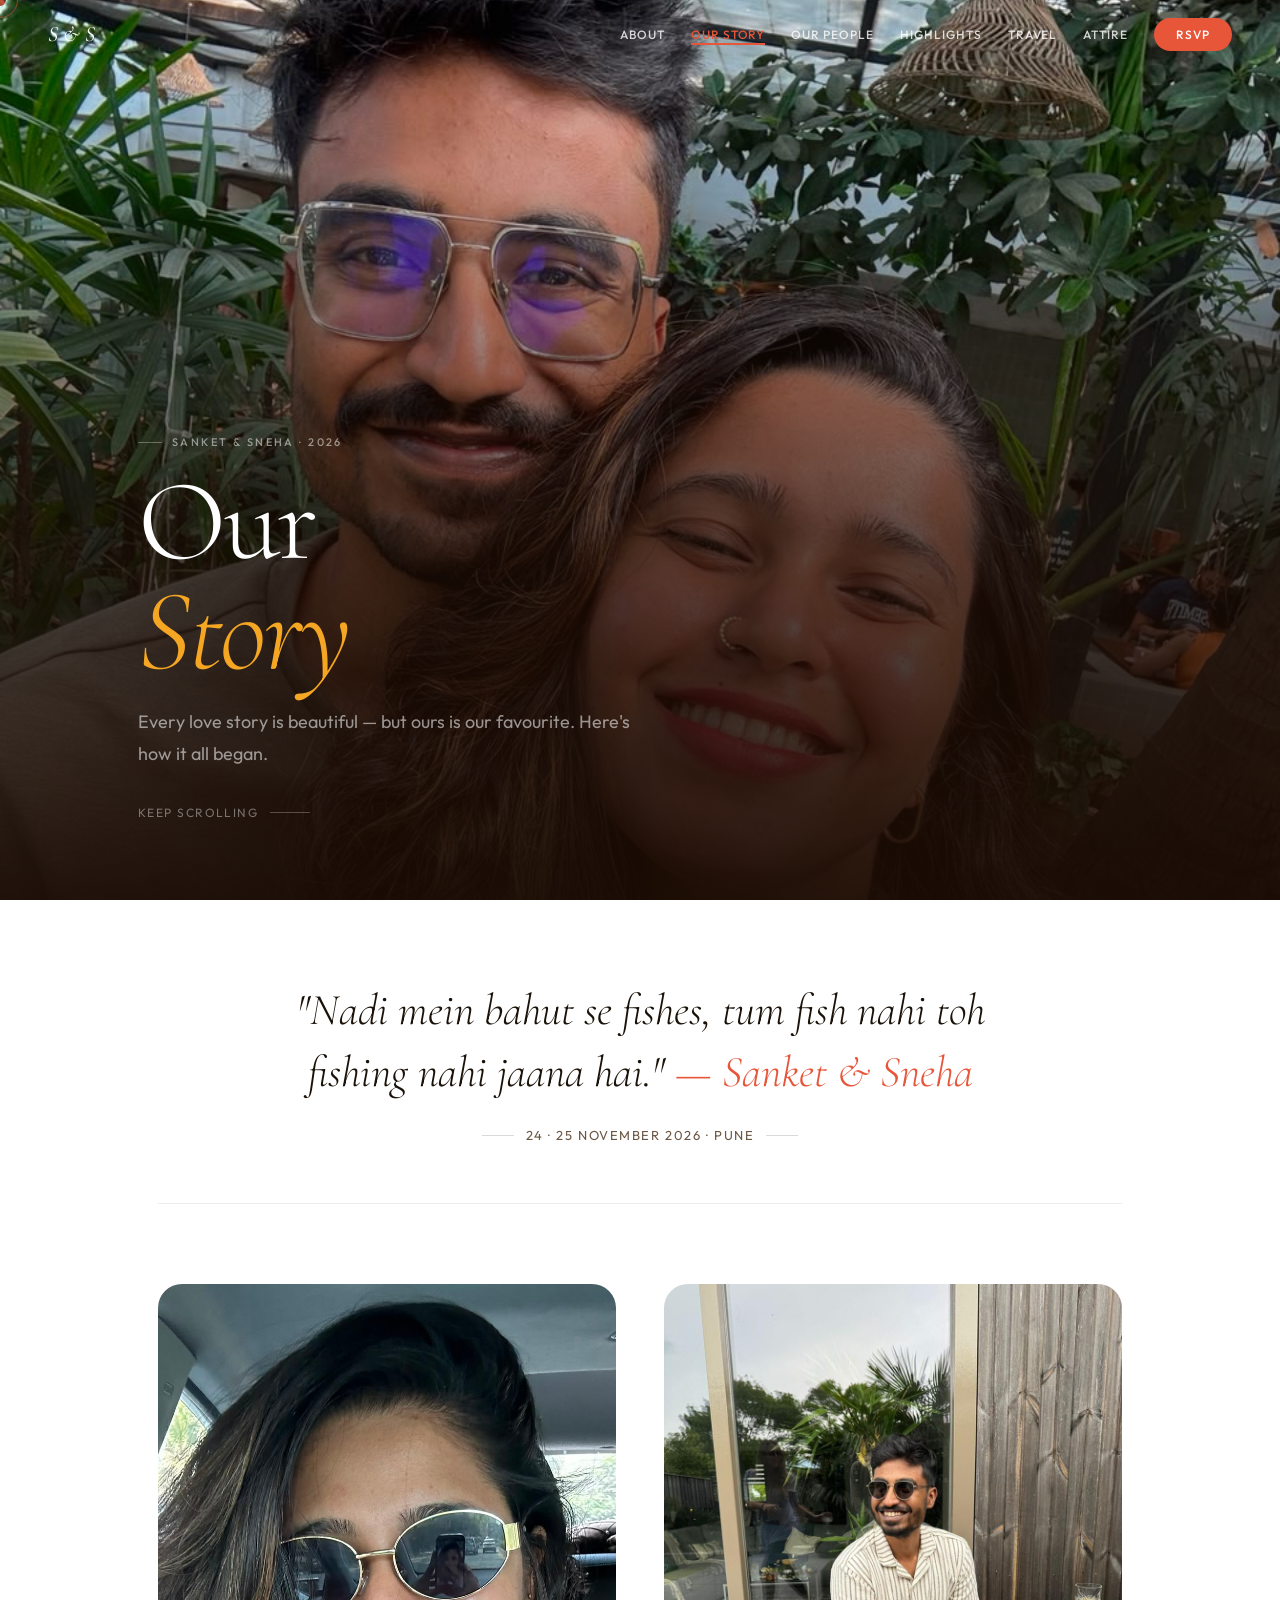
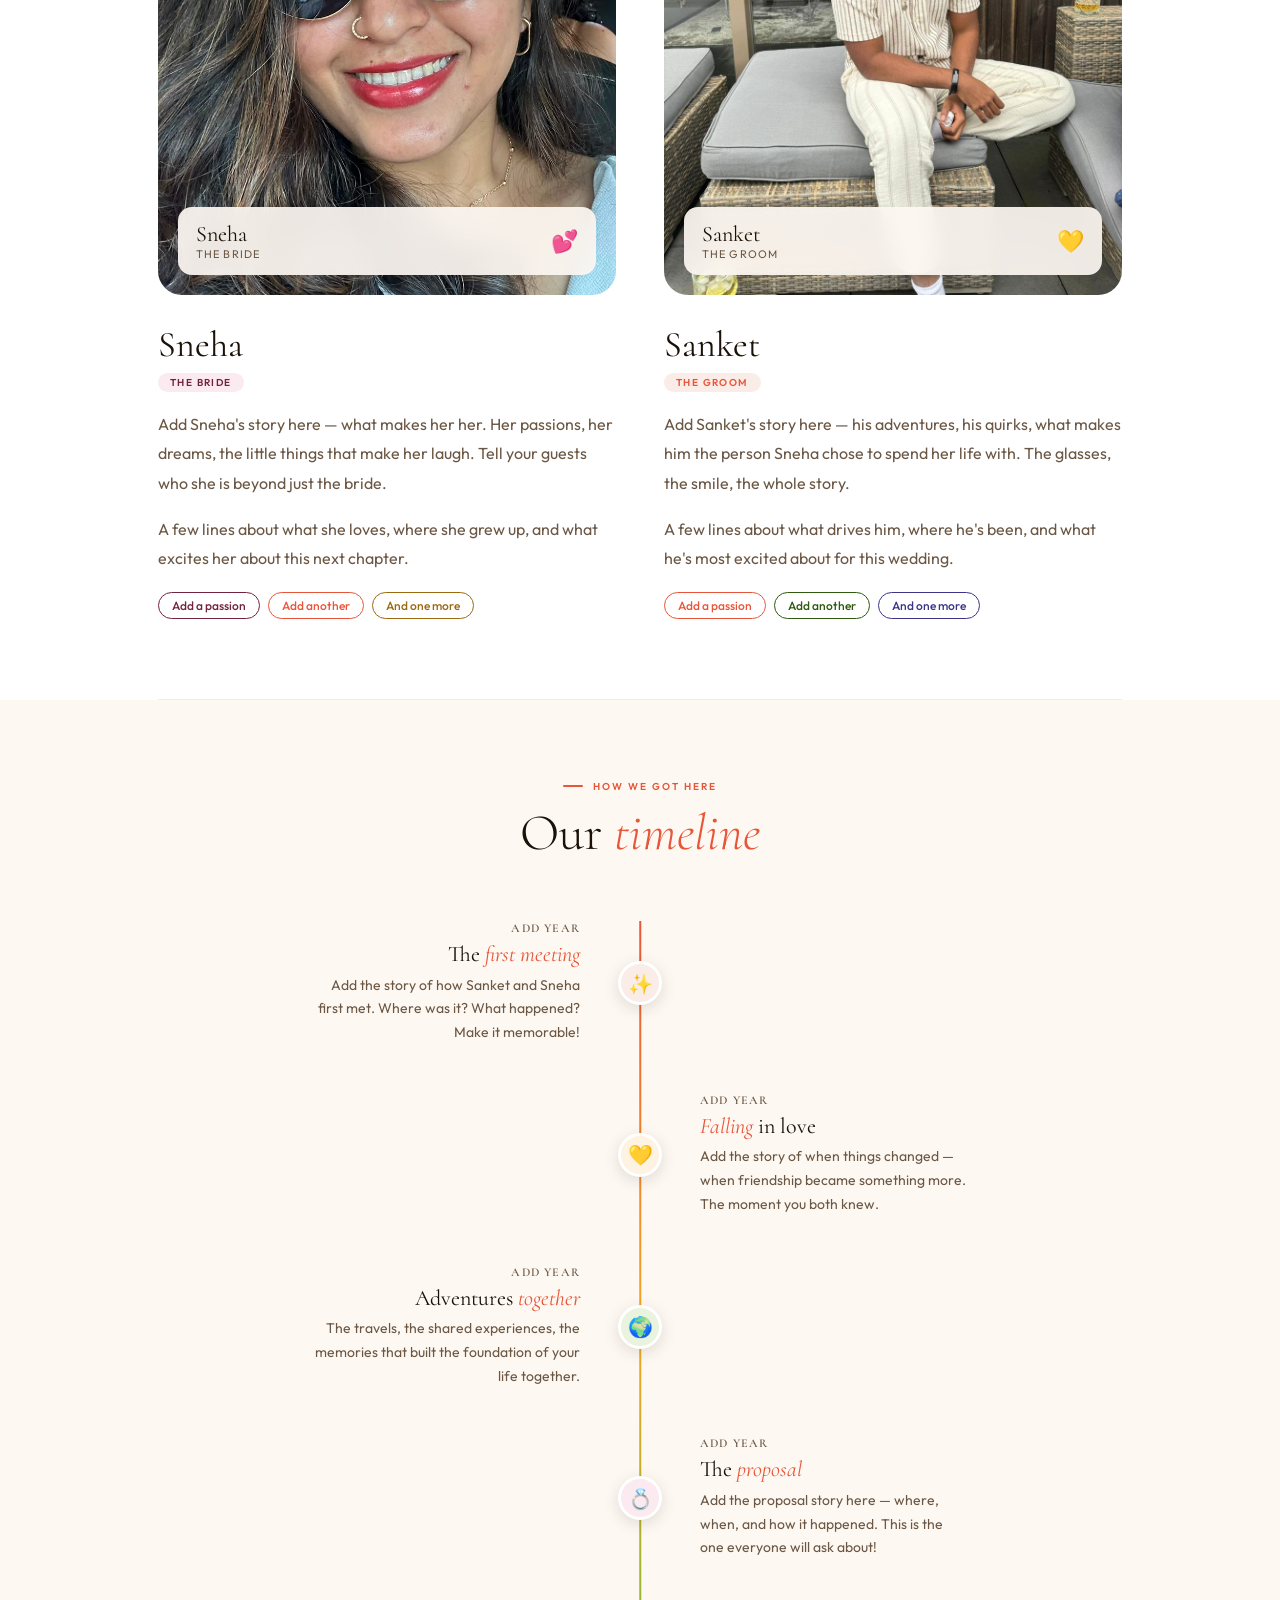
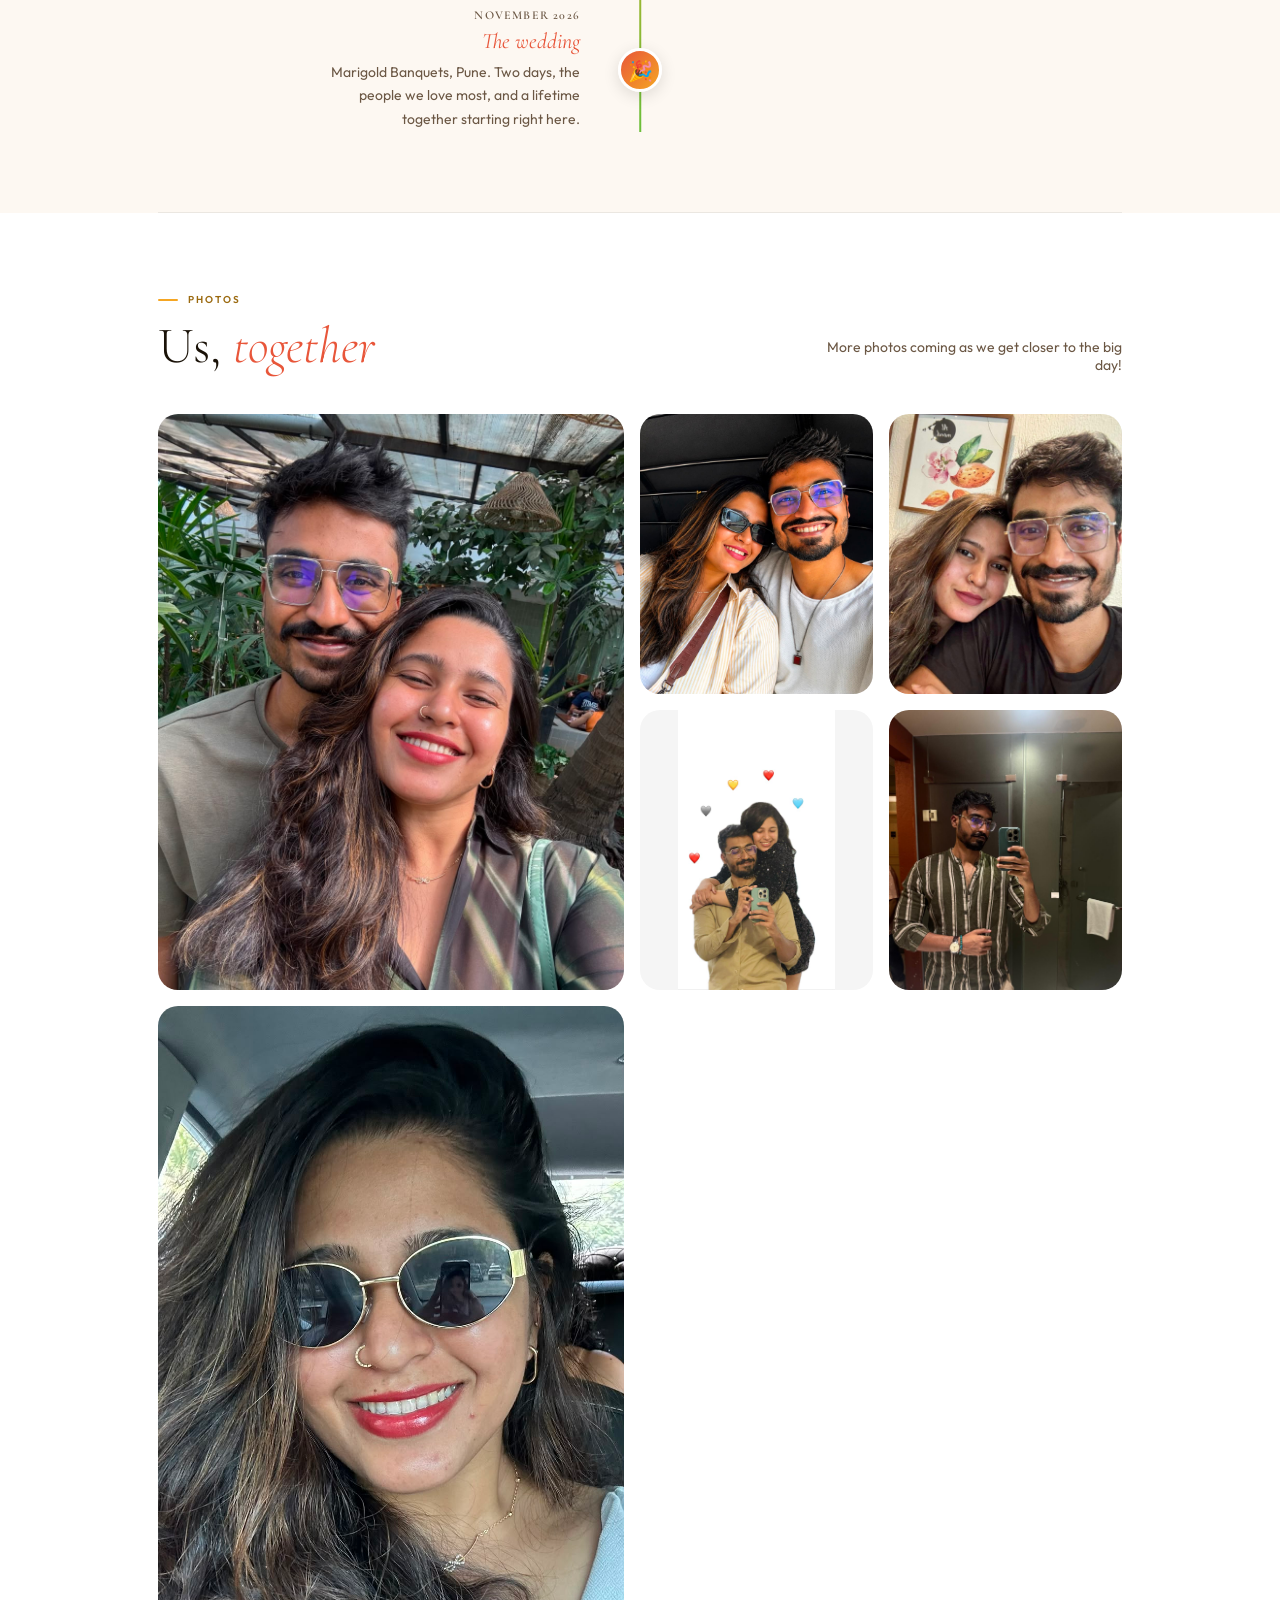
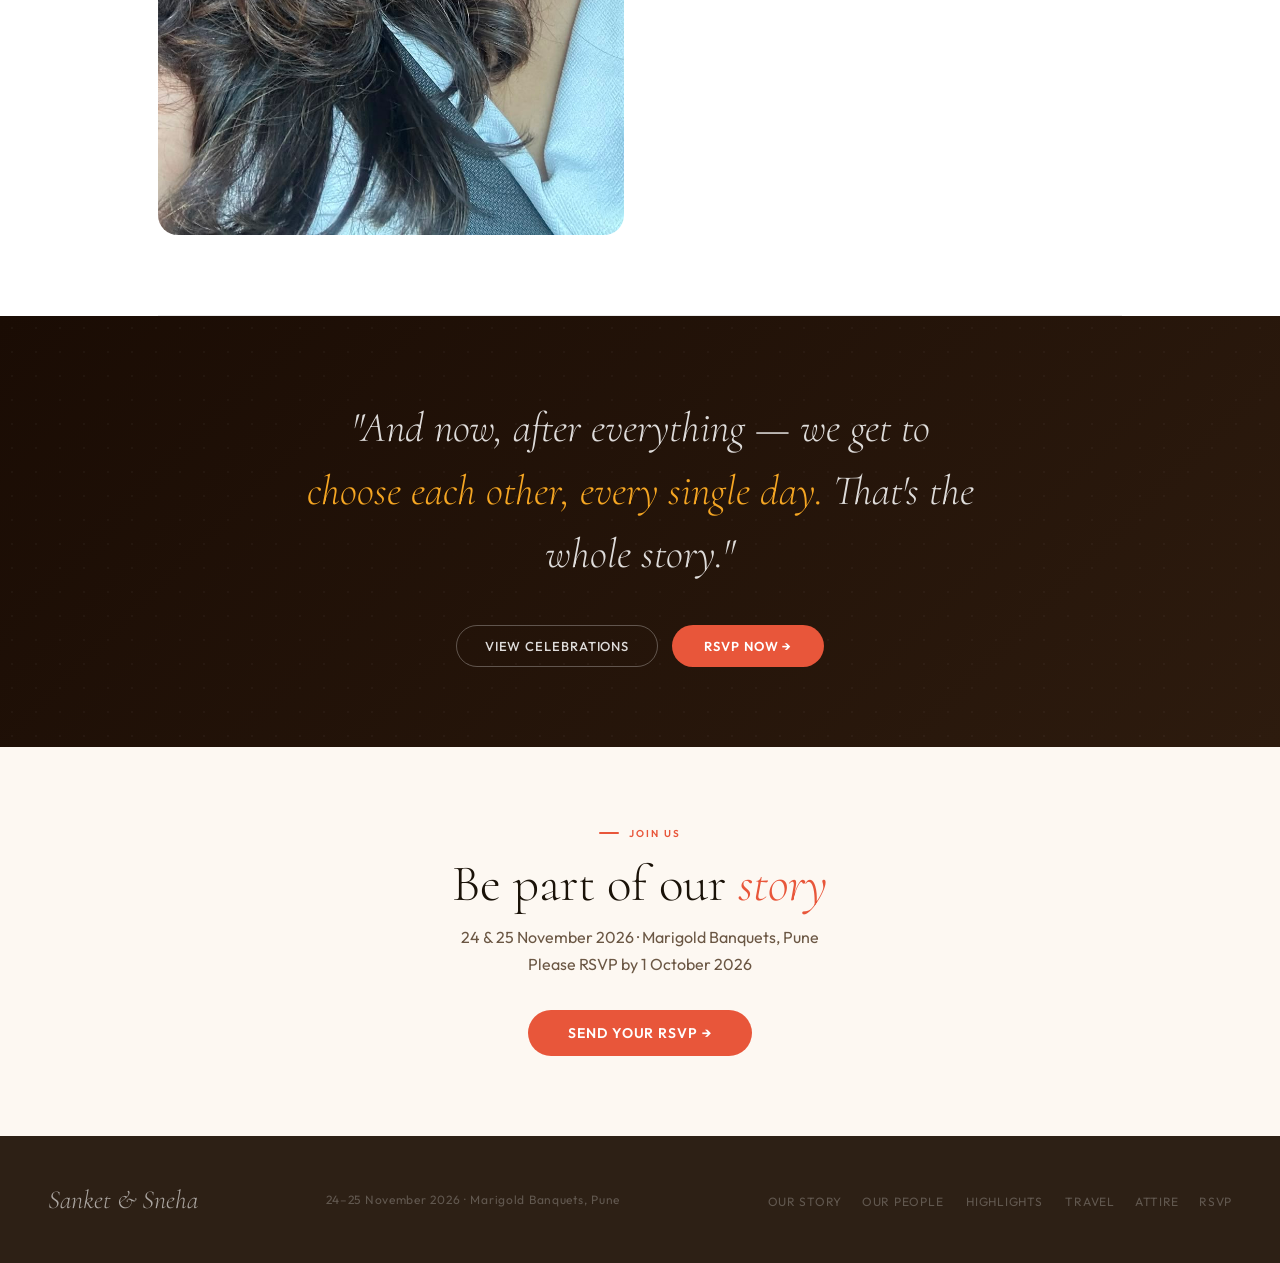
<file: story.html>
<!DOCTYPE html>
<html lang="en">
<head>
<meta charset="UTF-8"><meta name="viewport" content="width=device-width,initial-scale=1">
<title>Our Story — Sanket & Sneha</title>
<link rel="preconnect" href="https://fonts.googleapis.com"><link rel="preconnect" href="https://fonts.gstatic.com" crossorigin>
<link rel="stylesheet" href="shared.css">
<style>
/* HERO */
.story-hero{
  min-height:100vh;display:flex;align-items:flex-end;
  padding:0 0 80px;position:relative;overflow:hidden;
}
.sh-photo{
  position:absolute;inset:0;z-index:0;
  background:url('photo-together.jpg') center 25% / cover no-repeat;
}
.sh-overlay{
  position:absolute;inset:0;z-index:1;
  background:linear-gradient(to top, rgba(26,12,4,.95) 0%, rgba(26,12,4,.7) 40%, rgba(26,12,4,.2) 80%, transparent 100%);
}
.sh-content{
  position:relative;z-index:2;
  max-width:1100px;margin:0 auto;padding:0 48px;width:100%;
}
.sh-eyebrow{
  font-size:11px;font-weight:500;letter-spacing:.22em;text-transform:uppercase;
  color:rgba(255,255,255,.5);margin-bottom:18px;
  display:flex;align-items:center;gap:10px;
}
.sh-eyebrow::before{content:'';width:24px;height:1px;background:rgba(255,255,255,.3);}
.sh-title{
  font-family:'Cormorant',serif;
  font-size:clamp(56px,9vw,120px);font-weight:300;line-height:.95;
  color:#fff;letter-spacing:-.02em;
}
.sh-title em{font-style:italic;color:var(--yellow);}
.sh-sub{
  font-size:18px;color:rgba(255,255,255,.55);
  margin-top:20px;line-height:1.75;max-width:500px;
}
.sh-scroll{
  display:flex;align-items:center;gap:12px;margin-top:36px;
  font-size:12px;letter-spacing:.12em;text-transform:uppercase;color:rgba(255,255,255,.4);
}
.sh-scroll::after{content:'';width:40px;height:1px;background:rgba(255,255,255,.25);}

/* BODY */
.story-body{background:#fff;}
.story-inner{max-width:1060px;margin:0 auto;padding:0 48px;}

/* INTRO QUOTE */
.story-quote{
  padding:80px 0 60px;text-align:center;
  border-bottom:1px solid rgba(0,0,0,.07);
}
.sq-text{
  font-family:'Cormorant',serif;
  font-size:clamp(26px,3.5vw,44px);font-weight:300;font-style:italic;
  line-height:1.4;color:var(--dark);max-width:700px;margin:0 auto;
}
.sq-text em{color:var(--coral);}
.sq-attr{
  margin-top:24px;font-size:13px;letter-spacing:.12em;
  text-transform:uppercase;color:var(--mid);
  display:flex;align-items:center;justify-content:center;gap:12px;
}
.sq-attr::before,.sq-attr::after{content:'';width:32px;height:1px;background:rgba(0,0,0,.15);}

/* PEOPLE CARDS */
.people-section{padding:80px 0;border-bottom:1px solid rgba(0,0,0,.07);}
.people-grid{display:grid;grid-template-columns:1fr 1fr;gap:48px;align-items:start;}
.person-block{}
.person-photo{
  aspect-ratio:3/4;border-radius:24px;overflow:hidden;
  margin-bottom:28px;position:relative;
  transition:transform .4s cubic-bezier(.16,1,.3,1);
}
.person-photo:hover{transform:scale(1.02);}
.person-photo img{width:100%;height:100%;object-fit:cover;object-position:center top;display:block;}
.person-photo .photo-badge{
  position:absolute;bottom:20px;left:20px;right:20px;
  padding:14px 18px;border-radius:14px;
  background:rgba(253,248,242,.92);backdrop-filter:blur(10px);
  display:flex;align-items:center;justify-content:space-between;
}
.photo-badge h3{font-family:'Cormorant',serif;font-size:22px;font-weight:400;}
.photo-badge .role{font-size:11px;letter-spacing:.1em;text-transform:uppercase;color:var(--mid);}
.person-content h3{
  font-family:'Cormorant',serif;font-size:36px;font-weight:400;
  margin-bottom:4px;
}
.person-content .role-tag{
  display:inline-block;font-size:10px;font-weight:600;letter-spacing:.14em;
  text-transform:uppercase;padding:3px 12px;border-radius:20px;margin-bottom:18px;
}
.sanket-tag{background:var(--coral-l);color:var(--coral);}
.sneha-tag{background:var(--pink-l);color:var(--pink-d);}
.person-content p{font-size:16px;color:var(--mid);line-height:1.85;margin-bottom:16px;}
.person-chips{display:flex;gap:8px;flex-wrap:wrap;margin-top:18px;}
.p-chip{font-size:12px;font-weight:500;padding:5px 13px;border-radius:20px;border:1.5px solid;}

/* TIMELINE */
.timeline-section{padding:80px 0;border-bottom:1px solid rgba(0,0,0,.07);}
.ts-header{text-align:center;margin-bottom:60px;}
.story-tl{position:relative;max-width:720px;margin:0 auto;}
.story-tl::before{
  content:'';position:absolute;left:50%;top:0;bottom:0;
  width:1.5px;background:linear-gradient(to bottom,var(--coral),var(--yellow),var(--lime));
  transform:translateX(-50%);
}
.stl-item{
  display:grid;grid-template-columns:1fr 56px 1fr;
  gap:0;align-items:center;margin-bottom:48px;
}
.stl-item:last-child{margin-bottom:0;}
.stl-content{padding:0 32px;}
.stl-content.right{text-align:right;}
.stl-content.left{text-align:left;}
.stl-center{display:flex;align-items:center;justify-content:center;position:relative;z-index:2;}
.stl-dot{
  width:44px;height:44px;border-radius:50%;
  display:flex;align-items:center;justify-content:center;
  font-size:20px;border:3px solid #fff;
  box-shadow:0 4px 16px rgba(0,0,0,.12);
  flex-shrink:0;
}
.stl-year{
  font-family:'Cormorant',serif;font-size:12px;font-weight:600;
  letter-spacing:.1em;text-transform:uppercase;
  color:var(--mid);margin-bottom:6px;
}
.stl-event-title{
  font-family:'Cormorant',serif;font-size:22px;font-weight:400;
  color:var(--dark);margin-bottom:6px;
  line-height:1.2;
}
.stl-event-title em{font-style:italic;color:var(--coral);}
.stl-desc{font-size:14px;color:var(--mid);line-height:1.7;}

/* GALLERY */
.gallery-section{padding:80px 0;border-bottom:1px solid rgba(0,0,0,.07);}
.gallery-header{display:flex;align-items:flex-end;justify-content:space-between;margin-bottom:40px;flex-wrap:wrap;gap:16px;}
.gallery-grid{
  display:grid;
  grid-template-columns:2fr 1fr 1fr;
  grid-template-rows:280px 280px;
  gap:16px;
}
.gallery-item{border-radius:20px;overflow:hidden;position:relative;}
.gallery-item img{width:100%;height:100%;object-fit:cover;object-position:center top;display:block;transition:transform .5s cubic-bezier(.16,1,.3,1);}
.gallery-item:hover img{transform:scale(1.06);}
.gallery-item.tall{grid-row:span 2;}
.gallery-caption{
  position:absolute;bottom:0;left:0;right:0;
  padding:14px 18px;
  background:linear-gradient(to top,rgba(26,12,4,.75),transparent);
  font-size:12px;letter-spacing:.08em;text-transform:uppercase;color:rgba(255,255,255,.7);
  transform:translateY(100%);transition:transform .3s;
}
.gallery-item:hover .gallery-caption{transform:translateY(0);}

/* QUOTE BAND */
.quote-band{
  padding:80px 0;text-align:center;
  background:linear-gradient(135deg,#1a0c04,#2D1B0E);
  position:relative;overflow:hidden;
}
.quote-band::before{
  content:'';position:absolute;inset:0;
  background-image:radial-gradient(rgba(255,255,255,.03) 1px,transparent 1px);
  background-size:24px 24px;pointer-events:none;
}
.qb-inner{position:relative;z-index:1;max-width:1060px;margin:0 auto;padding:0 48px;}
.qb-text{
  font-family:'Cormorant',serif;
  font-size:clamp(24px,3.5vw,42px);font-weight:300;font-style:italic;
  color:rgba(255,255,255,.85);line-height:1.5;max-width:680px;margin:0 auto;
}
.qb-text em{color:var(--yellow);}
.qb-cta{margin-top:40px;display:flex;align-items:center;justify-content:center;gap:14px;flex-wrap:wrap;}

/* RSVP CTA */
.story-rsvp-cta{
  padding:80px 0;text-align:center;background:var(--cream);
}
.src-inner{max-width:600px;margin:0 auto;padding:0 48px;}

@media(max-width:900px){
  .sh-content{padding:0 20px;}
  .story-inner{padding:0 20px;}
  .people-grid{grid-template-columns:1fr;}
  .story-tl::before{left:20px;}
  .stl-item{grid-template-columns:40px 1fr;grid-template-rows:auto;}
  .stl-center{grid-column:1;grid-row:1;justify-content:flex-start;}
  .stl-content.left,.stl-content.right{grid-column:2;text-align:left;padding:0 0 0 16px;}
  .stl-content.right.hide-mobile{display:none;}
  .gallery-grid{grid-template-columns:1fr 1fr;grid-template-rows:200px 200px 200px;}
  .gallery-item.tall{grid-row:span 1;}
  .qb-inner{padding:0 20px;}
  .src-inner{padding:0 20px;}
  .story-quote{padding:52px 0 40px;}
  .timeline-section,.people-section,.gallery-section{padding:52px 0;}
}
</style>
</head>
<body>
<div id="cursor"></div><div id="cursor-ring"></div>

<nav class="main-nav" id="main-nav">
  <a href="index.html" class="nav-logo">S & S</a>
  <div class="nav-links">
    <a href="index.html#about">About</a>
    <a href="story.html" class="active">Our Story</a>
    <a href="people.html">Our People</a>
    <a href="highlights.html">Highlights</a>
    <a href="travel.html">Travel</a>
    <a href="attire.html">Attire</a>
    <a href="index.html#rsvp" class="nav-rsvp">RSVP</a>
  </div>
  <div class="hamburger" id="ham" onclick="toggleMenu()"><span></span><span></span><span></span></div>
</nav>
<div class="mobile-menu" id="mmenu">
  <a href="index.html" onclick="closeMenu()">Home</a>
  <a href="story.html" onclick="closeMenu()">Our Story</a>
  <a href="highlights.html" onclick="closeMenu()">Highlights</a>
  <a href="travel.html" onclick="closeMenu()">Travel</a>
  <a href="attire.html" onclick="closeMenu()">Attire</a>
  <a href="index.html#rsvp" onclick="closeMenu()" style="color:var(--coral)">RSVP →</a>
</div>

<!-- HERO -->
<div class="story-hero">
  <div class="sh-photo"></div>
  <div class="sh-overlay"></div>
  <div class="sh-content">
    <div class="sh-eyebrow">Sanket & Sneha · 2026</div>
    <h1 class="sh-title">Our<br><em>Story</em></h1>
    <p class="sh-sub">Every love story is beautiful — but ours is our favourite. Here's how it all began.</p>
    <div class="sh-scroll">Keep scrolling</div>
  </div>
</div>

<!-- BODY -->
<div class="story-body">

  <!-- INTRO QUOTE -->
  <div class="story-inner">
    <div class="story-quote reveal">
      <p class="sq-text">"Nadi mein bahut se fishes, tum fish nahi toh fishing nahi jaana hai."<em> — Sanket & Sneha</em></p>
      <div class="sq-attr">24 · 25 November 2026 · Pune</div>
    </div>
  </div>

  <!-- PEOPLE -->
  <div class="story-inner">
    <div class="people-section">
      <div class="people-grid">

        <!-- SNEHA -->
        <div class="person-block reveal-left">
          <div class="person-photo">
            <img src="photo-sneha2.jpg" alt="Sneha">
            <div class="photo-badge">
              <div><h3>Sneha</h3><div class="role">The Bride</div></div>
              <div style="font-size:22px">💕</div>
            </div>
          </div>
          <div class="person-content">
            <h3>Sneha</h3>
            <span class="role-tag sneha-tag">The Bride</span>
            <p>Add Sneha's story here — what makes her her. Her passions, her dreams, the little things that make her laugh. Tell your guests who she is beyond just the bride.</p>
            <p>A few lines about what she loves, where she grew up, and what excites her about this next chapter.</p>
            <div class="person-chips">
              <span class="p-chip" style="border-color:var(--pink-d);color:var(--pink-d)">Add a passion</span>
              <span class="p-chip" style="border-color:var(--coral);color:var(--coral)">Add another</span>
              <span class="p-chip" style="border-color:var(--yellow-d);color:var(--yellow-d)">And one more</span>
            </div>
          </div>
        </div>

        <!-- SANKET -->
        <div class="person-block reveal-right">
          <div class="person-photo">
            <img src="photo-sanket2.jpg" alt="Sanket in California">
            <div class="photo-badge">
              <div><h3>Sanket</h3><div class="role">The Groom</div></div>
              <div style="font-size:22px">💛</div>
            </div>
          </div>
          <div class="person-content">
            <h3>Sanket</h3>
            <span class="role-tag sanket-tag">The Groom</span>
            <p>Add Sanket's story here — his adventures, his quirks, what makes him the person Sneha chose to spend her life with. The glasses, the smile, the whole story.</p>
            <p>A few lines about what drives him, where he's been, and what he's most excited about for this wedding.</p>
            <div class="person-chips">
              <span class="p-chip" style="border-color:var(--coral);color:var(--coral)">Add a passion</span>
              <span class="p-chip" style="border-color:var(--lime-d);color:var(--lime-d)">Add another</span>
              <span class="p-chip" style="border-color:var(--purple-d);color:var(--purple-d)">And one more</span>
            </div>
          </div>
        </div>

      </div>
    </div>
  </div>

  <!-- TIMELINE -->
  <div style="background:var(--cream);padding:0;">
    <div class="story-inner">
      <div class="timeline-section">
        <div class="ts-header reveal">
          <div class="section-label sl-coral" style="justify-content:center">How we got here</div>
          <h2 class="section-title">Our <em>timeline</em></h2>
        </div>
        <div class="story-tl">

          <div class="stl-item reveal">
            <div class="stl-content right">
              <div class="stl-year">Add year</div>
              <div class="stl-event-title">The <em>first meeting</em></div>
              <div class="stl-desc">Add the story of how Sanket and Sneha first met. Where was it? What happened? Make it memorable!</div>
            </div>
            <div class="stl-center">
              <div class="stl-dot" style="background:var(--coral-l)">✨</div>
            </div>
            <div class="stl-content left"></div>
          </div>

          <div class="stl-item reveal">
            <div class="stl-content right hide-mobile"></div>
            <div class="stl-center">
              <div class="stl-dot" style="background:var(--yellow-l)">💛</div>
            </div>
            <div class="stl-content left">
              <div class="stl-year">Add year</div>
              <div class="stl-event-title"><em>Falling</em> in love</div>
              <div class="stl-desc">Add the story of when things changed — when friendship became something more. The moment you both knew.</div>
            </div>
          </div>

          <div class="stl-item reveal">
            <div class="stl-content right">
              <div class="stl-year">Add year</div>
              <div class="stl-event-title">Adventures <em>together</em></div>
              <div class="stl-desc">The travels, the shared experiences, the memories that built the foundation of your life together.</div>
            </div>
            <div class="stl-center">
              <div class="stl-dot" style="background:var(--lime-l)">🌍</div>
            </div>
            <div class="stl-content left"></div>
          </div>

          <div class="stl-item reveal">
            <div class="stl-content right hide-mobile"></div>
            <div class="stl-center">
              <div class="stl-dot" style="background:var(--pink-l)">💍</div>
            </div>
            <div class="stl-content left">
              <div class="stl-year">Add year</div>
              <div class="stl-event-title">The <em>proposal</em></div>
              <div class="stl-desc">Add the proposal story here — where, when, and how it happened. This is the one everyone will ask about!</div>
            </div>
          </div>

          <div class="stl-item reveal">
            <div class="stl-content right">
              <div class="stl-year">November 2026</div>
              <div class="stl-event-title"><em>The wedding</em></div>
              <div class="stl-desc">Marigold Banquets, Pune. Two days, the people we love most, and a lifetime together starting right here.</div>
            </div>
            <div class="stl-center">
              <div class="stl-dot" style="background:linear-gradient(135deg,var(--coral),var(--yellow))">🎉</div>
            </div>
            <div class="stl-content left"></div>
          </div>

        </div>
      </div>
    </div>
  </div>

  <!-- GALLERY -->
  <div class="story-inner">
    <div class="gallery-section">
      <div class="gallery-header reveal">
        <div>
          <div class="section-label sl-yellow">Photos</div>
          <h2 class="section-title">Us, <em>together</em></h2>
        </div>
        <p style="font-size:14px;color:var(--mid);max-width:300px;text-align:right">More photos coming as we get closer to the big day!</p>
      </div>
      <div class="gallery-grid reveal">
        <div class="gallery-item tall">
          <img src="photo-together.jpg" alt="Sanket and Sneha at a café" style="object-position:center 15%">
          <div class="gallery-caption">Us, always smiling</div>
        </div>
        <div class="gallery-item">
          <img src="photo-auto.jpg" alt="Sanket and Sneha in an auto-rickshaw" style="object-position:center 20%">
          <div class="gallery-caption">Auto adventures</div>
        </div>
        <div class="gallery-item">
          <img src="photo-home.jpg" alt="Sanket and Sneha at home">
          <div class="gallery-caption">Everyday magic</div>
        </div>
        <div class="gallery-item">
          <img src="photo-hearts.jpg" alt="Sanket and Sneha mirror selfie with hearts" style="object-fit:contain;background:#f5f5f5;">
          <div class="gallery-caption">Love &amp; hearts</div>
        </div>
        <div class="gallery-item">
          <img src="photo-sanket.jpg" alt="Sanket" style="object-position:center 20%">
          <div class="gallery-caption">Sanket</div>
        </div>
        <div class="gallery-item">
          <img src="photo-sneha2.jpg" alt="Sneha">
          <div class="gallery-caption">Sneha</div>
        </div>
      </div>
    </div>
  </div>

</div>

<!-- QUOTE BAND -->
<div class="quote-band">
  <div class="qb-inner">
    <div class="reveal">
      <p class="qb-text">"And now, after everything — we get to <em>choose each other, every single day.</em> That's the whole story."</p>
      <div class="qb-cta">
        <a href="highlights.html" class="btn-outline-white">View celebrations</a>
        <a href="index.html#rsvp" class="btn-primary">RSVP now →</a>
      </div>
    </div>
  </div>
</div>

<!-- RSVP CTA -->
<div class="story-rsvp-cta">
  <div class="src-inner reveal">
    <div class="section-label sl-coral" style="justify-content:center;margin-bottom:16px">Join us</div>
    <h2 class="section-title" style="margin-bottom:12px">Be part of our <em>story</em></h2>
    <p style="font-size:16px;color:var(--mid);margin-bottom:32px;line-height:1.7">24 & 25 November 2026 · Marigold Banquets, Pune<br>Please RSVP by 1 October 2026</p>
    <a href="index.html#rsvp" class="btn-primary" style="font-size:14px;padding:14px 40px">Send your RSVP →</a>
  </div>
</div>

<footer class="main-footer">
  <div class="footer-logo">Sanket & Sneha</div>
  <div class="footer-meta">24–25 November 2026 · Marigold Banquets, Pune</div>
  <div class="footer-links">
    <a href="story.html">Our Story</a><a href="people.html">Our People</a>
    <a href="highlights.html">Highlights</a>
    <a href="travel.html">Travel</a><a href="attire.html">Attire</a><a href="index.html#rsvp">RSVP</a>
  </div>
</footer>

<script src="shared.js"></script>
</body>
</html>
</file>
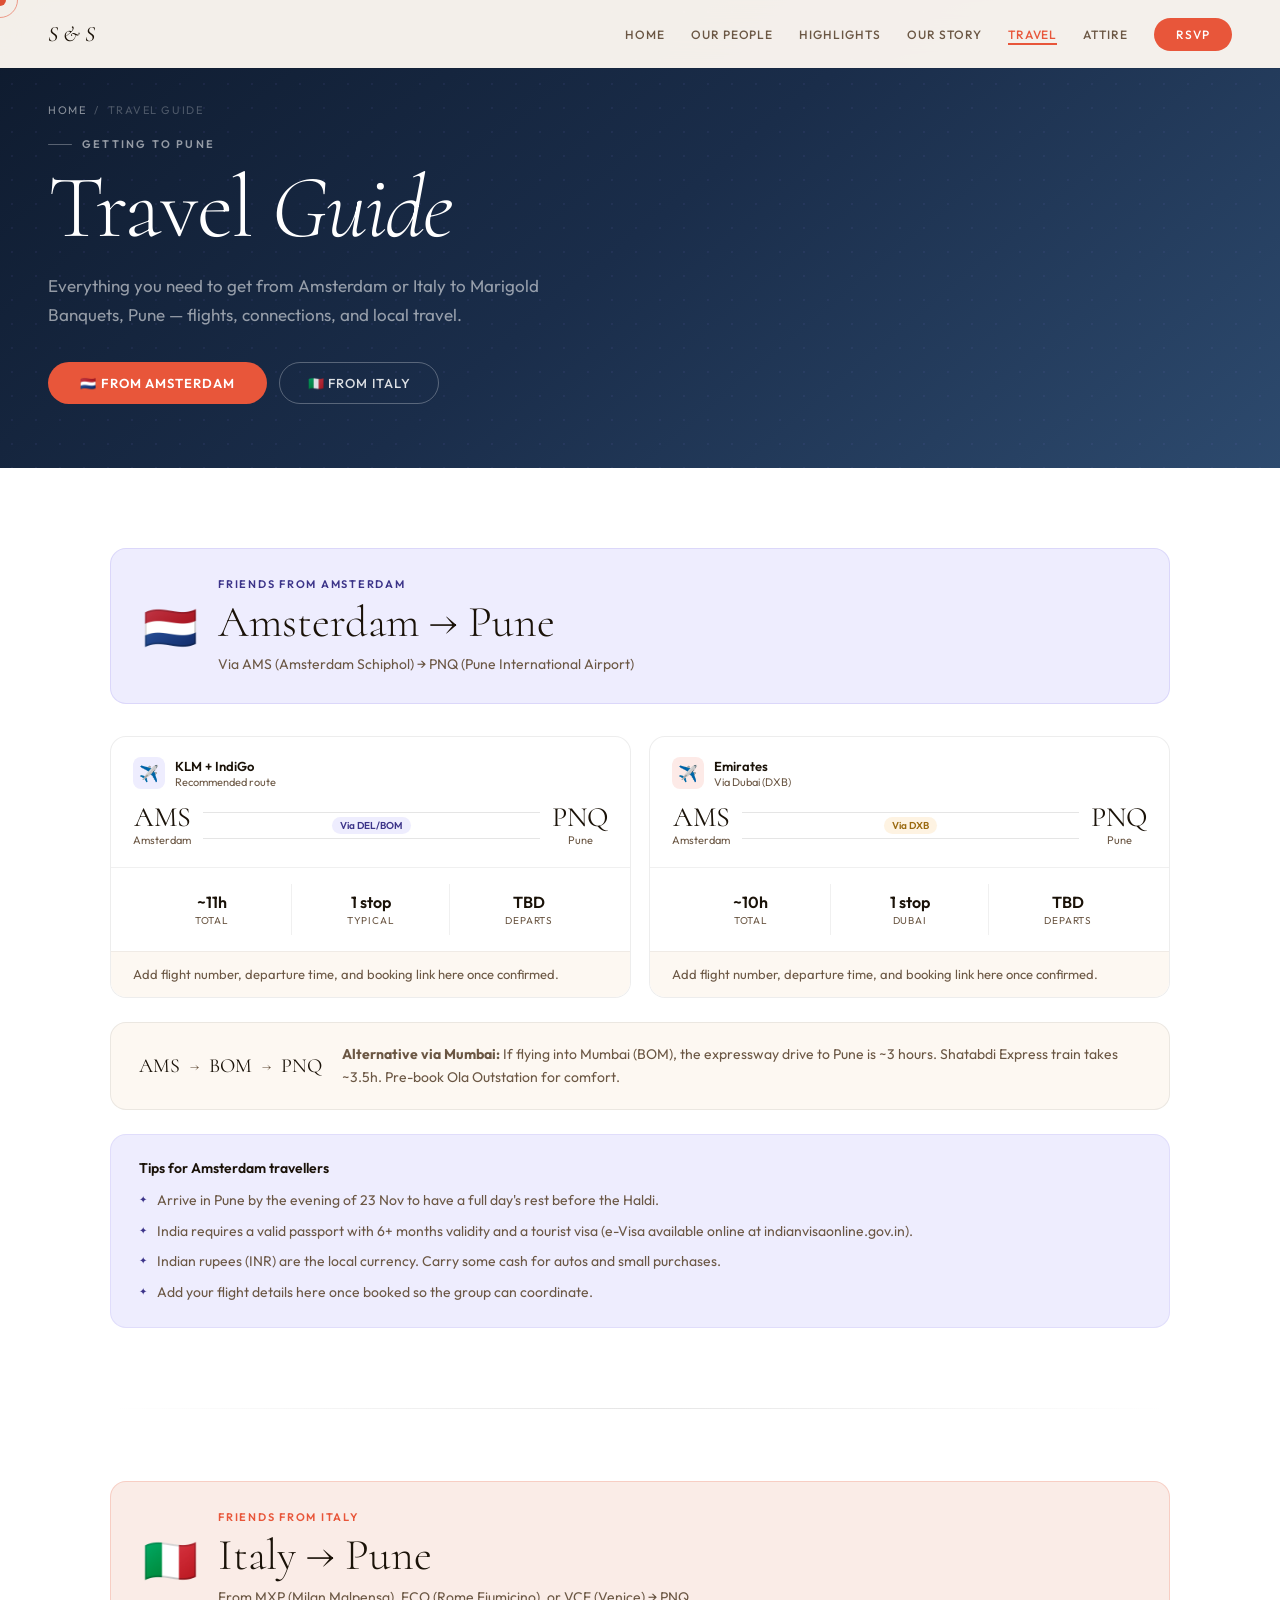
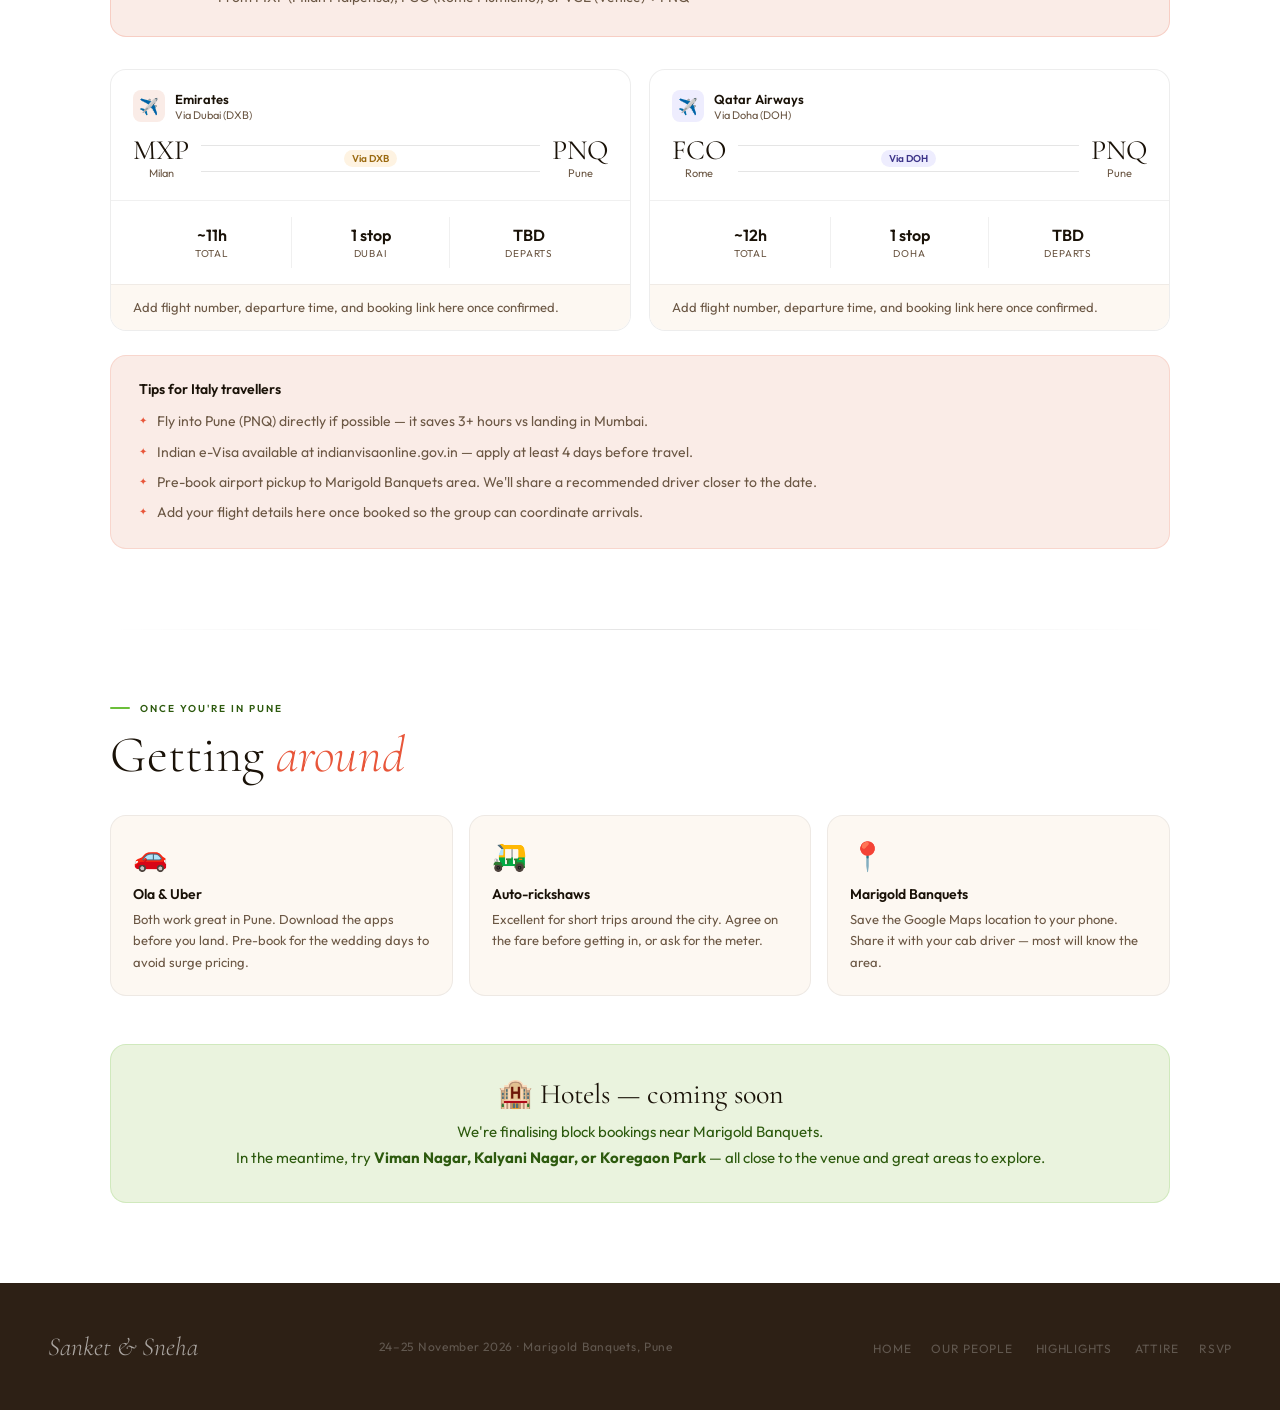
<file: travel.html>
<!DOCTYPE html>
<html lang="en">
<head>
<meta charset="UTF-8"><meta name="viewport" content="width=device-width,initial-scale=1">
<title>Travel Guide — Sanket & Sneha</title>
<link rel="preconnect" href="https://fonts.googleapis.com"><link rel="preconnect" href="https://fonts.gstatic.com" crossorigin>
<link rel="stylesheet" href="shared.css">
<style>
.page-body{background:#fff;padding:80px 48px;}
.page-inner{max-width:1060px;margin:0 auto;}
.travel-group{margin-bottom:80px;}
.travel-group:last-of-type{margin-bottom:0;}
.tg-anchor{display:block;position:relative;top:calc(-1 * var(--nav-h) - 20px);}
.tg-header{display:flex;align-items:center;gap:20px;padding:28px 32px;border-radius:var(--radius);margin-bottom:32px;}
.tg-header.ams{background:var(--purple-l);border:1.5px solid rgba(139,127,232,.2);}
.tg-header.italy{background:var(--coral-l);border:1.5px solid rgba(232,86,58,.2);}
.tg-flag{font-size:44px;flex-shrink:0;}
.tg-origin{font-size:11px;font-weight:600;letter-spacing:.16em;text-transform:uppercase;margin-bottom:4px;}
.ams .tg-origin{color:var(--purple-d);}
.italy .tg-origin{color:var(--coral);}
.tg-title{font-family:'Cormorant',serif;font-size:clamp(28px,4vw,44px);font-weight:300;}
.tg-subtitle{font-size:14px;color:var(--mid);margin-top:4px;line-height:1.6;}

/* FLIGHT CARDS */
.flight-grid{display:grid;grid-template-columns:1fr 1fr;gap:18px;margin-bottom:24px;}
.flight-card{border-radius:var(--radius);border:1.5px solid rgba(0,0,0,.07);background:#fff;overflow:hidden;transition:all .3s cubic-bezier(.16,1,.3,1);}
.flight-card:hover{transform:translateY(-4px);box-shadow:0 16px 40px rgba(0,0,0,.09);border-color:transparent;}
.fc-head{padding:20px 22px;border-bottom:1px solid rgba(0,0,0,.06);}
.fc-airline{display:flex;align-items:center;gap:10px;margin-bottom:14px;}
.fc-airline-dot{width:32px;height:32px;border-radius:8px;display:flex;align-items:center;justify-content:center;font-size:16px;}
.fc-airline-name{font-size:13px;font-weight:600;}
.fc-airline-code{font-size:11px;color:var(--mid);margin-top:1px;}
.fc-route{display:flex;align-items:center;gap:12px;}
.fc-airport{text-align:center;}
.fc-airport .code{font-family:'Cormorant',serif;font-size:28px;font-weight:400;line-height:1;}
.fc-airport .city{font-size:11px;color:var(--mid);margin-top:2px;}
.fc-arrow{flex:1;display:flex;flex-direction:column;align-items:center;gap:4px;}
.fc-arrow .line{height:1px;width:100%;background:rgba(0,0,0,.1);}
.fc-arrow .stop-badge{font-size:10px;font-weight:600;padding:2px 8px;border-radius:10px;white-space:nowrap;}
.fc-body{padding:16px 22px;}
.fc-stats{display:flex;gap:0;}
.fc-stat{flex:1;text-align:center;padding:8px 0;border-right:1px solid rgba(0,0,0,.06);}
.fc-stat:last-child{border-right:none;}
.fc-stat .val{font-size:16px;font-weight:600;color:var(--dark);}
.fc-stat .lbl{font-size:10px;letter-spacing:.08em;text-transform:uppercase;color:var(--mid);margin-top:2px;}
.fc-note{padding:12px 22px;background:var(--cream);font-size:13px;color:var(--mid);line-height:1.6;border-top:1px solid rgba(0,0,0,.05);}

/* TIPS + LOCAL TRAVEL */
.tips-strip{padding:24px 28px;border-radius:var(--radius);margin-bottom:24px;}
.tips-strip.ams{background:var(--purple-l);border:1.5px solid rgba(139,127,232,.15);}
.tips-strip.italy{background:var(--coral-l);border:1.5px solid rgba(232,86,58,.15);}
.ts-title{font-size:14px;font-weight:600;margin-bottom:12px;}
.tip-row{display:flex;gap:10px;align-items:flex-start;margin-bottom:8px;font-size:14px;color:var(--mid);line-height:1.6;}
.tip-row:last-child{margin-bottom:0;}
.tip-row::before{content:'✦';font-size:10px;flex-shrink:0;margin-top:3px;}
.ams .tip-row::before{color:var(--purple-d);}
.italy .tip-row::before{color:var(--coral);}

/* CONNECTING ROUTE */
.route-banner{padding:20px 28px;border-radius:var(--radius);background:var(--cream);border:1.5px solid rgba(0,0,0,.07);display:flex;align-items:center;gap:20px;flex-wrap:wrap;margin-bottom:24px;}
.rb-route{display:flex;align-items:center;gap:10px;font-family:'Cormorant',serif;font-size:20px;font-weight:400;}
.rb-sep{color:var(--mid);font-size:14px;}
.rb-details{flex:1;font-size:14px;color:var(--mid);line-height:1.65;}

/* LOCAL SECTION */
.local-grid{display:grid;grid-template-columns:repeat(3,1fr);gap:16px;margin-top:32px;}
.local-card{padding:22px;border-radius:var(--radius);background:var(--cream);border:1.5px solid rgba(0,0,0,.06);transition:all .3s;}
.local-card:hover{transform:translateY(-3px);box-shadow:0 12px 30px rgba(0,0,0,.08);}
.lc-icon{font-size:28px;margin-bottom:12px;}
.lc-title{font-size:14px;font-weight:600;margin-bottom:6px;}
.lc-desc{font-size:13px;color:var(--mid);line-height:1.65;}

/* STAY TBD */
.stay-notice{padding:32px;border-radius:var(--radius);background:var(--lime-l);border:1.5px solid rgba(107,191,58,.2);text-align:center;margin-top:48px;}
.stay-notice h3{font-family:'Cormorant',serif;font-size:28px;font-weight:400;margin-bottom:8px;}
.stay-notice p{font-size:15px;color:var(--lime-d);line-height:1.7;}

.section-divider{height:1px;background:linear-gradient(to right,transparent,rgba(0,0,0,.1),transparent);margin:72px 0;}

@media(max-width:900px){
  .page-body{padding:48px 20px;}
  .flight-grid{grid-template-columns:1fr;}
  .local-grid{grid-template-columns:1fr 1fr;}
  .tg-header{flex-wrap:wrap;}
}
</style>
</head>
<body>
<div id="cursor"></div><div id="cursor-ring"></div>

<nav class="main-nav light" id="main-nav">
  <a href="index.html" class="nav-logo">S & S</a>
  <div class="nav-links">
    <a href="index.html">Home</a>
    <a href="people.html">Our People</a>
    <a href="highlights.html">Highlights</a>
    <a href="story.html">Our Story</a>
    <a href="travel.html" class="active">Travel</a>
    <a href="attire.html">Attire</a>
    <a href="index.html#rsvp" class="nav-rsvp">RSVP</a>
  </div>
  <div class="hamburger" id="ham" onclick="toggleMenu()"><span></span><span></span><span></span></div>
</nav>
<div class="mobile-menu" id="mmenu">
  <a href="index.html" onclick="closeMenu()">Home</a>
  <a href="highlights.html" onclick="closeMenu()">Highlights</a>
  <a href="travel.html" onclick="closeMenu()">Travel</a>
  <a href="attire.html" onclick="closeMenu()">Attire</a>
  <a href="index.html#rsvp" onclick="closeMenu()" style="color:var(--coral)">RSVP →</a>
</div>

<div class="sub-hero" style="padding-top:var(--nav-h);background:linear-gradient(140deg,#0E1A2D 0%,#1A2D4A 50%,#2D4A6E 100%);">
  <div style="position:absolute;inset:0;background-image:radial-gradient(rgba(139,127,232,.08) 1px,transparent 1px);background-size:24px 24px;"></div>
  <div class="sub-hero-content">
    <div class="sub-breadcrumb"><a href="index.html">Home</a><span>/</span><span>Travel Guide</span></div>
    <div class="sub-eyebrow">Getting to Pune</div>
    <h1 class="sub-title">Travel <em>Guide</em></h1>
    <p class="sub-desc">Everything you need to get from Amsterdam or Italy to Marigold Banquets, Pune — flights, connections, and local travel.</p>
    <div class="sub-hero-ctas">
      <a href="#ams" class="btn-primary">🇳🇱 From Amsterdam</a>
      <a href="#italy" class="btn-outline-white">🇮🇹 From Italy</a>
    </div>
  </div>
</div>

<div class="page-body">
<div class="page-inner">

  <!-- AMSTERDAM -->
  <div id="ams" class="tg-anchor"></div>
  <div class="travel-group">
    <div class="tg-header ams reveal">
      <div class="tg-flag">🇳🇱</div>
      <div>
        <div class="tg-origin">Friends from Amsterdam</div>
        <div class="tg-title">Amsterdam → Pune</div>
        <div class="tg-subtitle">Via AMS (Amsterdam Schiphol) → PNQ (Pune International Airport)</div>
      </div>
    </div>

    <div class="flight-grid">
      <div class="flight-card reveal d1">
        <div class="fc-head">
          <div class="fc-airline">
            <div class="fc-airline-dot" style="background:var(--purple-l)">✈️</div>
            <div><div class="fc-airline-name">KLM + IndiGo</div><div class="fc-airline-code">Recommended route</div></div>
          </div>
          <div class="fc-route">
            <div class="fc-airport"><div class="code">AMS</div><div class="city">Amsterdam</div></div>
            <div class="fc-arrow">
              <div class="line"></div>
              <span class="stop-badge" style="background:var(--purple-l);color:var(--purple-d)">Via DEL/BOM</span>
              <div class="line"></div>
            </div>
            <div class="fc-airport"><div class="code">PNQ</div><div class="city">Pune</div></div>
          </div>
        </div>
        <div class="fc-body">
          <div class="fc-stats">
            <div class="fc-stat"><div class="val">~11h</div><div class="lbl">Total</div></div>
            <div class="fc-stat"><div class="val">1 stop</div><div class="lbl">Typical</div></div>
            <div class="fc-stat"><div class="val">TBD</div><div class="lbl">Departs</div></div>
          </div>
        </div>
        <div class="fc-note">Add flight number, departure time, and booking link here once confirmed.</div>
      </div>
      <div class="flight-card reveal d2">
        <div class="fc-head">
          <div class="fc-airline">
            <div class="fc-airline-dot" style="background:rgba(232,86,58,.12)">✈️</div>
            <div><div class="fc-airline-name">Emirates</div><div class="fc-airline-code">Via Dubai (DXB)</div></div>
          </div>
          <div class="fc-route">
            <div class="fc-airport"><div class="code">AMS</div><div class="city">Amsterdam</div></div>
            <div class="fc-arrow">
              <div class="line"></div>
              <span class="stop-badge" style="background:var(--yellow-l);color:var(--yellow-d)">Via DXB</span>
              <div class="line"></div>
            </div>
            <div class="fc-airport"><div class="code">PNQ</div><div class="city">Pune</div></div>
          </div>
        </div>
        <div class="fc-body">
          <div class="fc-stats">
            <div class="fc-stat"><div class="val">~10h</div><div class="lbl">Total</div></div>
            <div class="fc-stat"><div class="val">1 stop</div><div class="lbl">Dubai</div></div>
            <div class="fc-stat"><div class="val">TBD</div><div class="lbl">Departs</div></div>
          </div>
        </div>
        <div class="fc-note">Add flight number, departure time, and booking link here once confirmed.</div>
      </div>
    </div>

    <div class="route-banner reveal">
      <div class="rb-route">AMS <span class="rb-sep">→</span> BOM <span class="rb-sep">→</span> PNQ</div>
      <div class="rb-details"><strong>Alternative via Mumbai:</strong> If flying into Mumbai (BOM), the expressway drive to Pune is ~3 hours. Shatabdi Express train takes ~3.5h. Pre-book Ola Outstation for comfort.</div>
    </div>

    <div class="tips-strip ams reveal">
      <div class="ts-title">Tips for Amsterdam travellers</div>
      <div class="tip-row">Arrive in Pune by the evening of 23 Nov to have a full day's rest before the Haldi.</div>
      <div class="tip-row">India requires a valid passport with 6+ months validity and a tourist visa (e-Visa available online at indianvisaonline.gov.in).</div>
      <div class="tip-row">Indian rupees (INR) are the local currency. Carry some cash for autos and small purchases.</div>
      <div class="tip-row">Add your flight details here once booked so the group can coordinate.</div>
    </div>
  </div>

  <div class="section-divider"></div>

  <!-- ITALY -->
  <div id="italy" class="tg-anchor"></div>
  <div class="travel-group">
    <div class="tg-header italy reveal">
      <div class="tg-flag">🇮🇹</div>
      <div>
        <div class="tg-origin">Friends from Italy</div>
        <div class="tg-title">Italy → Pune</div>
        <div class="tg-subtitle">From MXP (Milan Malpensa), FCO (Rome Fiumicino), or VCE (Venice) → PNQ</div>
      </div>
    </div>

    <div class="flight-grid">
      <div class="flight-card reveal d1">
        <div class="fc-head">
          <div class="fc-airline">
            <div class="fc-airline-dot" style="background:var(--coral-l)">✈️</div>
            <div><div class="fc-airline-name">Emirates</div><div class="fc-airline-code">Via Dubai (DXB)</div></div>
          </div>
          <div class="fc-route">
            <div class="fc-airport"><div class="code">MXP</div><div class="city">Milan</div></div>
            <div class="fc-arrow">
              <div class="line"></div>
              <span class="stop-badge" style="background:var(--yellow-l);color:var(--yellow-d)">Via DXB</span>
              <div class="line"></div>
            </div>
            <div class="fc-airport"><div class="code">PNQ</div><div class="city">Pune</div></div>
          </div>
        </div>
        <div class="fc-body">
          <div class="fc-stats">
            <div class="fc-stat"><div class="val">~11h</div><div class="lbl">Total</div></div>
            <div class="fc-stat"><div class="val">1 stop</div><div class="lbl">Dubai</div></div>
            <div class="fc-stat"><div class="val">TBD</div><div class="lbl">Departs</div></div>
          </div>
        </div>
        <div class="fc-note">Add flight number, departure time, and booking link here once confirmed.</div>
      </div>
      <div class="flight-card reveal d2">
        <div class="fc-head">
          <div class="fc-airline">
            <div class="fc-airline-dot" style="background:var(--purple-l)">✈️</div>
            <div><div class="fc-airline-name">Qatar Airways</div><div class="fc-airline-code">Via Doha (DOH)</div></div>
          </div>
          <div class="fc-route">
            <div class="fc-airport"><div class="code">FCO</div><div class="city">Rome</div></div>
            <div class="fc-arrow">
              <div class="line"></div>
              <span class="stop-badge" style="background:var(--purple-l);color:var(--purple-d)">Via DOH</span>
              <div class="line"></div>
            </div>
            <div class="fc-airport"><div class="code">PNQ</div><div class="city">Pune</div></div>
          </div>
        </div>
        <div class="fc-body">
          <div class="fc-stats">
            <div class="fc-stat"><div class="val">~12h</div><div class="lbl">Total</div></div>
            <div class="fc-stat"><div class="val">1 stop</div><div class="lbl">Doha</div></div>
            <div class="fc-stat"><div class="val">TBD</div><div class="lbl">Departs</div></div>
          </div>
        </div>
        <div class="fc-note">Add flight number, departure time, and booking link here once confirmed.</div>
      </div>
    </div>

    <div class="tips-strip italy reveal">
      <div class="ts-title">Tips for Italy travellers</div>
      <div class="tip-row">Fly into Pune (PNQ) directly if possible — it saves 3+ hours vs landing in Mumbai.</div>
      <div class="tip-row">Indian e-Visa available at indianvisaonline.gov.in — apply at least 4 days before travel.</div>
      <div class="tip-row">Pre-book airport pickup to Marigold Banquets area. We'll share a recommended driver closer to the date.</div>
      <div class="tip-row">Add your flight details here once booked so the group can coordinate arrivals.</div>
    </div>
  </div>

  <div class="section-divider"></div>

  <!-- LOCAL TRAVEL -->
  <div class="reveal">
    <div class="section-label sl-lime">Once you're in Pune</div>
    <h2 class="section-title" style="margin-bottom:32px">Getting <em>around</em></h2>
    <div class="local-grid">
      <div class="local-card">
        <div class="lc-icon">🚗</div>
        <div class="lc-title">Ola & Uber</div>
        <div class="lc-desc">Both work great in Pune. Download the apps before you land. Pre-book for the wedding days to avoid surge pricing.</div>
      </div>
      <div class="local-card">
        <div class="lc-icon">🛺</div>
        <div class="lc-title">Auto-rickshaws</div>
        <div class="lc-desc">Excellent for short trips around the city. Agree on the fare before getting in, or ask for the meter.</div>
      </div>
      <div class="local-card">
        <div class="lc-icon">📍</div>
        <div class="lc-title">Marigold Banquets</div>
        <div class="lc-desc">Save the Google Maps location to your phone. Share it with your cab driver — most will know the area.</div>
      </div>
    </div>
  </div>

  <!-- STAY NOTICE -->
  <div class="stay-notice reveal">
    <h3>🏨 Hotels — coming soon</h3>
    <p>We're finalising block bookings near Marigold Banquets.<br>In the meantime, try <strong>Viman Nagar, Kalyani Nagar, or Koregaon Park</strong> — all close to the venue and great areas to explore.</p>
  </div>

</div>
</div>

<footer class="main-footer">
  <div class="footer-logo">Sanket & Sneha</div>
  <div class="footer-meta">24–25 November 2026 · Marigold Banquets, Pune</div>
  <div class="footer-links">
    <a href="index.html">Home</a><a href="people.html">Our People</a>
    <a href="highlights.html">Highlights</a>
    <a href="attire.html">Attire</a><a href="index.html#rsvp">RSVP</a>
  </div>
</footer>
<script src="shared.js"></script>
</body>
</html>
</file>
<file: shared.css>
@import url('https://fonts.googleapis.com/css2?family=Cormorant:ital,wght@0,300;0,400;0,600;1,300;1,400;1,600&family=Outfit:wght@300;400;500;600&display=swap');

*,*::before,*::after{box-sizing:border-box;margin:0;padding:0;}
:root{
  --coral:#E8563A;--coral2:#FF6B4A;--coral-l:#FAECE7;
  --yellow:#F5A623;--yellow-l:#FEF3E2;--yellow-d:#9B6A10;
  --lime:#6BBF3A;--lime-l:#EAF3DE;--lime-d:#2D5A0E;
  --pink:#E05C8A;--pink-l:#FBEAF0;--pink-d:#72243E;
  --purple:#8B7FE8;--purple-l:#EEEDFE;--purple-d:#3C3489;
  --teal:#2DB9B9;--teal-l:#E1F5EE;
  --cream:#FDF8F2;--dark:#1A1208;--dark2:#2D2015;
  --mid:#6B5744;--light:#F5EDE3;--white:#fff;
  --nav-h:68px;
  --radius:16px;--radius-sm:10px;
}
html{scroll-behavior:smooth;}
body{font-family:'Outfit',sans-serif;background:var(--cream);color:var(--dark);overflow-x:hidden;cursor:none;}

/* CURSOR */
#cursor{position:fixed;width:12px;height:12px;background:var(--coral);border-radius:50%;pointer-events:none;z-index:99999;transform:translate(-50%,-50%);transition:width .2s,height .2s,background .2s;mix-blend-mode:multiply;}
#cursor-ring{position:fixed;width:36px;height:36px;border:1.5px solid var(--coral);border-radius:50%;pointer-events:none;z-index:99998;transform:translate(-50%,-50%);transition:width .35s,height .35s;opacity:.55;}
.cursor-grow #cursor{width:44px;height:44px;background:var(--yellow);}
.cursor-grow #cursor-ring{width:60px;height:60px;border-color:var(--yellow);}

/* NAV */
nav.main-nav{position:fixed;top:0;left:0;right:0;height:var(--nav-h);z-index:1000;display:flex;align-items:center;justify-content:space-between;padding:0 48px;transition:background .4s,box-shadow .4s;}
nav.main-nav.scrolled{background:rgba(253,248,242,.96);backdrop-filter:blur(16px);box-shadow:0 1px 0 rgba(0,0,0,.07);}
nav.main-nav.light{background:rgba(253,248,242,.96);backdrop-filter:blur(16px);box-shadow:0 1px 0 rgba(0,0,0,.07);}
.nav-logo{font-family:'Cormorant',serif;font-size:22px;font-style:italic;font-weight:400;color:#fff;transition:color .3s;text-decoration:none;}
nav.main-nav.scrolled .nav-logo,nav.main-nav.light .nav-logo{color:var(--dark);}
.nav-links{display:flex;align-items:center;gap:26px;}
.nav-links a{font-size:12px;font-weight:500;letter-spacing:.08em;text-transform:uppercase;text-decoration:none;color:rgba(255,255,255,.8);transition:color .2s;position:relative;}
.nav-links a::after{content:'';position:absolute;bottom:-3px;left:0;right:0;height:1.5px;background:var(--coral);transform:scaleX(0);transition:transform .25s;transform-origin:left;}
.nav-links a:hover::after{transform:scaleX(1);}
nav.main-nav.scrolled .nav-links a,nav.main-nav.light .nav-links a{color:var(--mid);}
.nav-links a:hover,.nav-links a.active{color:var(--coral)!important;}
.nav-links a.active::after{transform:scaleX(1);}
.nav-rsvp{font-size:12px;font-weight:600;letter-spacing:.08em;text-transform:uppercase;text-decoration:none;padding:9px 22px;border-radius:40px;background:var(--coral);color:#fff!important;transition:background .2s,transform .15s,box-shadow .2s;}
.nav-rsvp:hover{background:var(--coral2);transform:translateY(-2px);box-shadow:0 8px 20px rgba(232,86,58,.4);}
.nav-rsvp::after{display:none!important;}
.hamburger{display:none;flex-direction:column;gap:5px;cursor:none;padding:4px;}
.hamburger span{width:24px;height:2px;background:#fff;border-radius:2px;transition:background .3s;}
nav.main-nav.scrolled .hamburger span,nav.main-nav.light .hamburger span{background:var(--dark);}
.mobile-menu{display:none;position:fixed;top:var(--nav-h);left:0;right:0;bottom:0;background:var(--dark);z-index:999;flex-direction:column;align-items:center;justify-content:center;gap:28px;}
.mobile-menu.open{display:flex;}
.mobile-menu a{font-family:'Cormorant',serif;font-size:36px;font-weight:300;font-style:italic;color:rgba(255,255,255,.8);text-decoration:none;transition:color .2s;}
.mobile-menu a:hover{color:var(--yellow);}

/* REVEAL */
.reveal{opacity:0;transform:translateY(32px);transition:opacity .8s cubic-bezier(.16,1,.3,1),transform .8s cubic-bezier(.16,1,.3,1);}
.reveal-left{opacity:0;transform:translateX(-36px);transition:opacity .8s cubic-bezier(.16,1,.3,1),transform .8s cubic-bezier(.16,1,.3,1);}
.reveal-right{opacity:0;transform:translateX(36px);transition:opacity .8s cubic-bezier(.16,1,.3,1),transform .8s cubic-bezier(.16,1,.3,1);}
.reveal.visible,.reveal-left.visible,.reveal-right.visible{opacity:1;transform:none;}
.d1{transition-delay:.1s!important;}.d2{transition-delay:.2s!important;}.d3{transition-delay:.3s!important;}.d4{transition-delay:.4s!important;}.d5{transition-delay:.5s!important;}.d6{transition-delay:.6s!important;}

/* SHARED BUTTON STYLES */
.btn-primary{display:inline-flex;align-items:center;gap:8px;padding:13px 32px;border-radius:40px;background:var(--coral);color:#fff;font-size:13px;font-weight:600;letter-spacing:.07em;text-transform:uppercase;text-decoration:none;border:none;cursor:none;transition:background .2s,transform .2s,box-shadow .2s;font-family:'Outfit',sans-serif;}
.btn-primary:hover{background:var(--coral2);transform:translateY(-3px);box-shadow:0 12px 32px rgba(232,86,58,.45);}
.btn-outline-dark{display:inline-flex;align-items:center;gap:8px;padding:12px 28px;border-radius:40px;background:transparent;color:var(--dark);font-size:13px;font-weight:500;letter-spacing:.07em;text-transform:uppercase;text-decoration:none;border:1.5px solid rgba(0,0,0,.2);cursor:none;transition:all .2s;font-family:'Outfit',sans-serif;}
.btn-outline-dark:hover{border-color:var(--coral);color:var(--coral);transform:translateY(-2px);}
.btn-outline-white{display:inline-flex;align-items:center;gap:8px;padding:12px 28px;border-radius:40px;background:transparent;color:rgba(255,255,255,.85);font-size:13px;font-weight:500;letter-spacing:.07em;text-transform:uppercase;text-decoration:none;border:1px solid rgba(255,255,255,.28);cursor:none;transition:all .2s;font-family:'Outfit',sans-serif;}
.btn-outline-white:hover{border-color:rgba(255,255,255,.7);color:#fff;transform:translateY(-2px);}

/* SUB-PAGE HERO */
.sub-hero{min-height:52vh;display:flex;align-items:flex-end;padding:0 48px 64px;position:relative;overflow:hidden;}
.sub-hero-bg{position:absolute;inset:0;z-index:0;}
.sub-hero-overlay{position:absolute;inset:0;z-index:1;}
.sub-hero-content{position:relative;z-index:2;max-width:800px;}
.sub-breadcrumb{display:flex;align-items:center;gap:8px;font-size:11px;letter-spacing:.14em;text-transform:uppercase;color:rgba(255,255,255,.5);margin-bottom:20px;}
.sub-breadcrumb a{color:rgba(255,255,255,.5);text-decoration:none;transition:color .2s;}
.sub-breadcrumb a:hover{color:rgba(255,255,255,.85);}
.sub-breadcrumb span{color:rgba(255,255,255,.25);}
.sub-eyebrow{font-size:11px;font-weight:600;letter-spacing:.2em;text-transform:uppercase;color:rgba(255,255,255,.55);margin-bottom:14px;display:flex;align-items:center;gap:10px;}
.sub-eyebrow::before{content:'';width:24px;height:1.5px;background:rgba(255,255,255,.3);border-radius:2px;}
.sub-title{font-family:'Cormorant',serif;font-size:clamp(44px,7vw,90px);font-weight:300;color:#fff;line-height:.95;letter-spacing:-.02em;}
.sub-title em{font-style:italic;}
.sub-desc{font-size:17px;color:rgba(255,255,255,.55);margin-top:20px;line-height:1.75;max-width:540px;}
.sub-hero-ctas{display:flex;gap:12px;flex-wrap:wrap;margin-top:32px;}

/* SUB-PAGE BODY */
.sub-body{background:#fff;padding:80px 48px;}
.sub-inner{max-width:1100px;margin:0 auto;}
.section-label{font-size:10px;font-weight:600;letter-spacing:.2em;text-transform:uppercase;display:flex;align-items:center;gap:10px;margin-bottom:12px;}
.section-label::before{content:'';width:20px;height:2px;border-radius:2px;}
.sl-coral{color:var(--coral);}.sl-coral::before{background:var(--coral);}
.sl-yellow{color:var(--yellow-d);}.sl-yellow::before{background:var(--yellow);}
.sl-lime{color:var(--lime-d);}.sl-lime::before{background:var(--lime);}
.sl-pink{color:var(--pink-d);}.sl-pink::before{background:var(--pink);}
.sl-purple{color:var(--purple-d);}.sl-purple::before{background:var(--purple);}
.section-title{font-family:'Cormorant',serif;font-size:clamp(34px,4vw,56px);font-weight:300;line-height:1.1;color:var(--dark);}
.section-title em{font-style:italic;color:var(--coral);}

/* CARD BASE */
.card{background:#fff;border:1.5px solid rgba(0,0,0,.07);border-radius:var(--radius);transition:all .3s cubic-bezier(.16,1,.3,1);}
.card:hover{transform:translateY(-5px);box-shadow:0 20px 48px rgba(0,0,0,.1);border-color:transparent;}
.card-light{background:var(--cream);border:1.5px solid rgba(0,0,0,.05);border-radius:var(--radius);}

/* FOOTER */
footer.main-footer{background:var(--dark2);padding:48px;display:flex;align-items:center;justify-content:space-between;flex-wrap:wrap;gap:20px;}
.footer-logo{font-family:'Cormorant',serif;font-size:26px;font-weight:300;font-style:italic;color:rgba(255,255,255,.6);}
.footer-meta{font-size:12px;color:rgba(255,255,255,.25);letter-spacing:.06em;}
.footer-links a{font-size:12px;color:rgba(255,255,255,.25);text-decoration:none;letter-spacing:.06em;text-transform:uppercase;transition:color .2s;margin-left:20px;}
.footer-links a:hover{color:var(--coral);}

/* ANIMATIONS */
@keyframes fadeUp{from{opacity:0;transform:translateY(20px);}to{opacity:1;transform:none;}}
@keyframes slideUp{from{opacity:0;transform:translateY(100%);}to{opacity:1;transform:none;}}
@keyframes floatBob{0%,100%{transform:translateY(0);}50%{transform:translateY(-10px);}}
@keyframes confettiFall{0%{transform:translateY(-10px) rotate(0deg);opacity:1;}100%{transform:translateY(110vh) rotate(720deg);opacity:0;}}

/* RESPONSIVE */
@media(max-width:900px){
  nav.main-nav{padding:0 20px;}
  .nav-links{display:none;}
  .hamburger{display:flex;}
  body{cursor:auto;}
  #cursor,#cursor-ring{display:none;}
  .sub-hero{padding:0 20px 48px;min-height:44vh;}
  .sub-body{padding:52px 20px;}
  footer.main-footer{padding:28px 20px;}
  .footer-links{display:none;}
}
</file>
